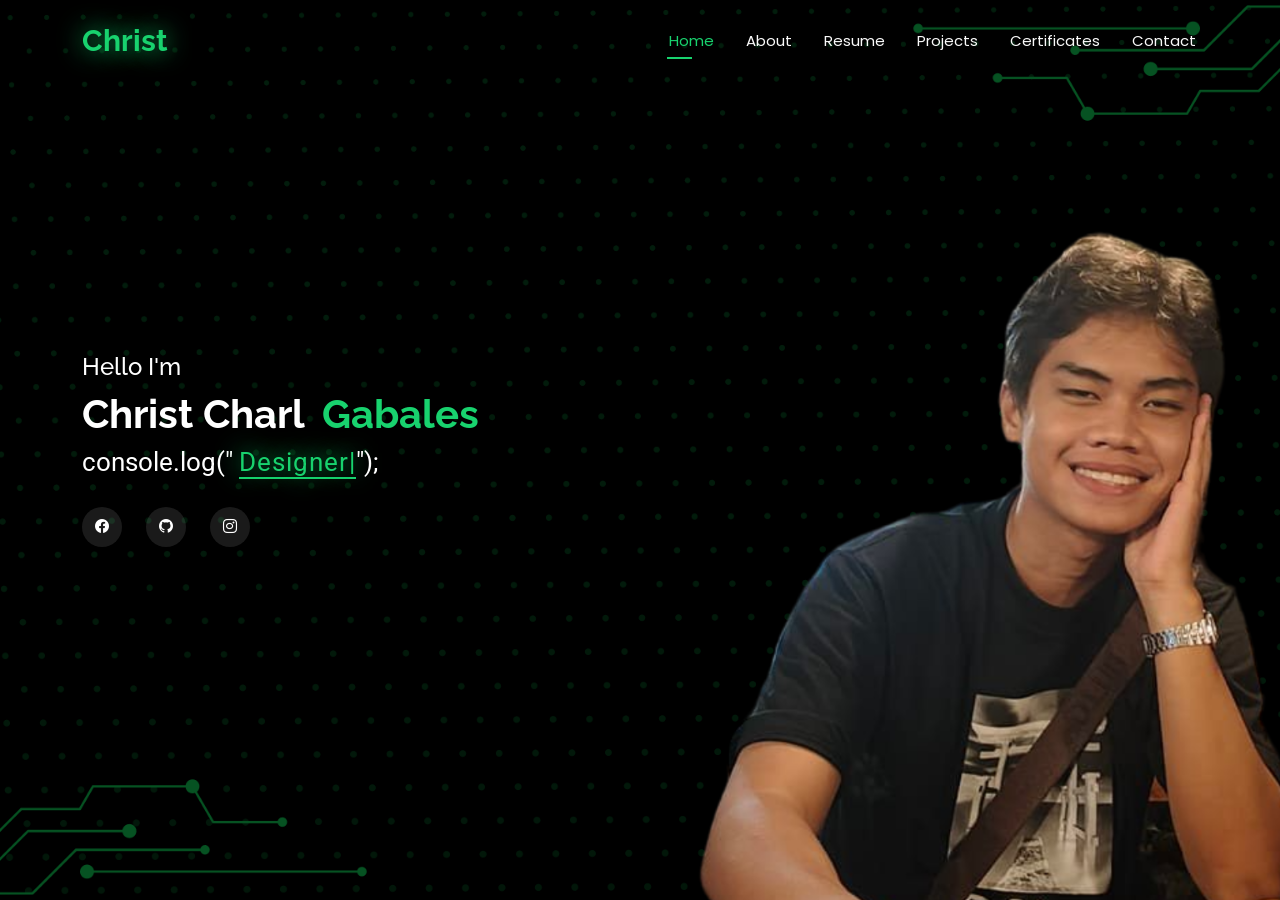
<file: index.html>
<!DOCTYPE html>
<html lang="en">
  <head>
    <meta charset="utf-8" />
    <meta content="width=device-width, initial-scale=1.0" name="viewport" />
    <title>My Portfolio</title>
    <meta name="description" content="" />
    <meta name="keywords" content="" />

    <!-- Favicons -->
    <link href="assets/img/favicon.png" rel="icon" />
    <link href="assets/img/apple-touch-icon.png" rel="apple-touch-icon" />

    <!-- Fonts -->
    <link href="https://fonts.googleapis.com" rel="preconnect" />
    <link href="https://fonts.gstatic.com" rel="preconnect" crossorigin />
    <link
      href="https://fonts.googleapis.com/css2?family=Roboto:ital,wght@0,100;0,300;0,400;0,500;0,700;0,900;1,100;1,300;1,400;1,500;1,700;1,900&family=Poppins:ital,wght@0,100;0,200;0,300;0,400;0,500;0,600;0,700;0,800;0,900;1,100;1,200;1,300;1,400;1,500;1,600;1,700;1,800;1,900&family=Raleway:ital,wght@0,100;0,200;0,300;0,400;0,500;0,600;0,700;0,800;0,900;1,100;1,200;1,300;1,400;1,500;1,600;1,700;1,800;1,900&display=swap"
      rel="stylesheet"
    />

    <!-- Vendor CSS Files -->
    <link
      href="assets/vendor/bootstrap/css/bootstrap.min.css"
      rel="stylesheet"
    />
    <link
      href="assets/vendor/bootstrap-icons/bootstrap-icons.css"
      rel="stylesheet"
    />
    <link href="assets/vendor/aos/aos.css" rel="stylesheet" />
    <link href="assets/vendor/swiper/swiper-bundle.min.css" rel="stylesheet" />
    <link
      href="assets/vendor/glightbox/css/glightbox.min.css"
      rel="stylesheet"
    />

    <!-- Main CSS File -->
    <link href="assets/css/main.css" rel="stylesheet" />

    
  <body class="index-page">
    <header id="header" class="header d-flex align-items-center fixed-top">
      <div
        class="container-fluid container-xl position-relative d-flex align-items-center justify-content-between"
      >
        <a href="index.html" class="logo d-flex align-items-center">
          
          <h1><span>Christ</span></h1>
        </a>

        <nav id="navmenu" class="navmenu">
          <ul>
            <li><a href="index.html" class="active">Home</a></li>
            <li><a href="about.html">About</a></li>
            <li><a href="resume.html">Resume</a></li>
            <li><a href="services.html">Projects</a></li>
            <li><a href="portfolio.html">Certificates</a></li>

            <li><a href="contact.html">Contact</a></li>
          </ul>
          <i class="mobile-nav-toggle d-xl-none bi bi-list"></i>
        </nav>
      </div>
    </header>

    <main class="main">
      <!-- Hero Section -->
      <section id="hero" class="hero section dark-background">
        <img src="assets/img/homebg3.png" alt="" data-aos="fade-in" />

        <div class="container" data-aos="zoom-out" data-aos-delay="100">
          <h4>Hello I'm</h4>
          <h2>Christ Charl <mark>Gabales</mark></h2>
          <p>
            console.log("
            <span
              class="typed"
              data-typed-items="Designer, Developer, Photographer"
            ></span
            >"); <span class="typed-cursor typed-cursor--blink"></span>
          </p>
          <div class="social-links">
            <a href="https://www.facebook.com/dodooooong/"
              ><i class="bi bi-facebook"></i
            ></a>
            <a href="https://github.com/ccqg"><i class="bi bi-github"></i></a>
            <a href="https://www.instagram.com/dooonqs/"
              ><i class="bi bi-instagram"></i
            ></a>
          </div>
        </div>
      </section>
      <!-- /Hero Section -->
    </main>

    <!-- Scroll Top -->
    <a
      href="#"
      id="scroll-top"
      class="scroll-top d-flex align-items-center justify-content-center"
      ><i class="bi bi-arrow-up-short"></i
    ></a>

    <!-- Preloader -->
    <div id="preloaders"></div>

    <!-- Vendor JS Files -->
    <script src="assets/vendor/bootstrap/js/bootstrap.bundle.min.js"></script>
    <script src="assets/vendor/php-email-form/validate.js"></script>
    <script src="assets/vendor/aos/aos.js"></script>
    <script src="assets/vendor/typed.js/typed.umd.js"></script>
    <script src="assets/vendor/purecounter/purecounter_vanilla.js"></script>
    <script src="assets/vendor/waypoints/noframework.waypoints.js"></script>
    <script src="assets/vendor/swiper/swiper-bundle.min.js"></script>
    <script src="assets/vendor/glightbox/js/glightbox.min.js"></script>
    <script src="assets/vendor/imagesloaded/imagesloaded.pkgd.min.js"></script>
    <script src="assets/vendor/isotope-layout/isotope.pkgd.min.js"></script>

    <!-- Main JS File -->
    <script src="assets/js/main.js"></script>
  </body>
</html>
</file>
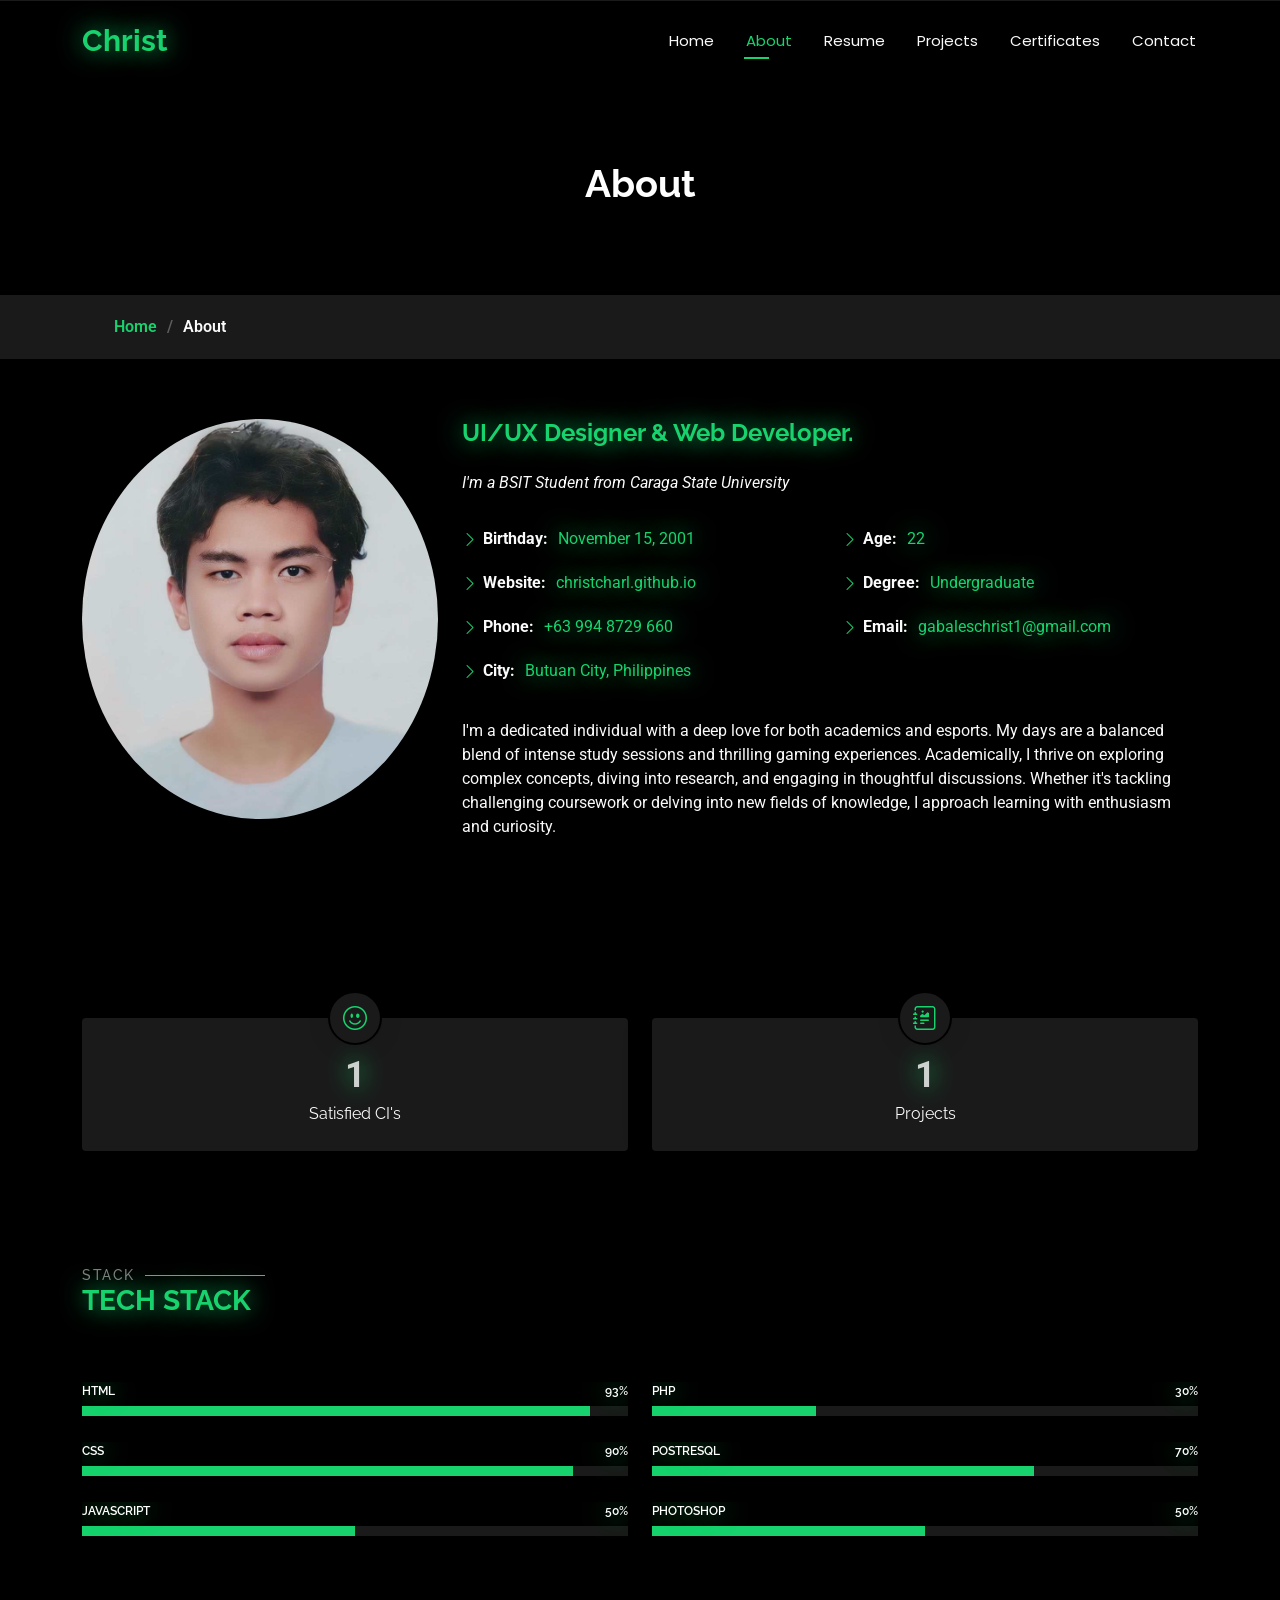
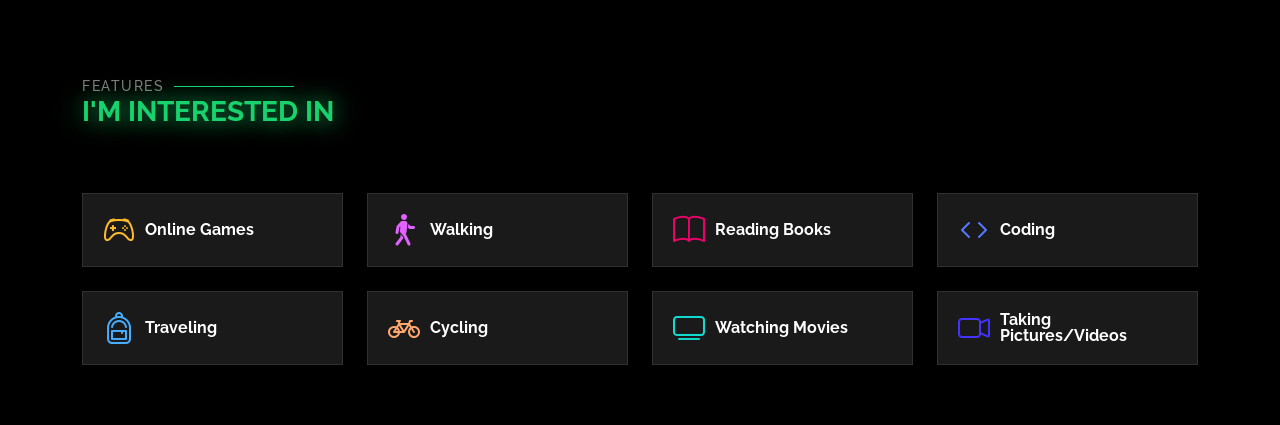
<file: about.html>
<!DOCTYPE html>
<html lang="en">
  <head>
    <meta charset="utf-8" />
    <meta content="width=device-width, initial-scale=1.0" name="viewport" />
    <title>About</title>
    <meta name="description" content="" />
    <meta name="keywords" content="" />

    <!-- Favicons -->
    <link href="assets/img/favicon.png" rel="icon" />
    <link href="assets/img/apple-touch-icon.png" rel="apple-touch-icon" />

    <!-- Fonts -->
    <link href="https://fonts.googleapis.com" rel="preconnect" />
    <link href="https://fonts.gstatic.com" rel="preconnect" crossorigin />
    <link
      href="https://fonts.googleapis.com/css2?family=Roboto:ital,wght@0,100;0,300;0,400;0,500;0,700;0,900;1,100;1,300;1,400;1,500;1,700;1,900&family=Poppins:ital,wght@0,100;0,200;0,300;0,400;0,500;0,600;0,700;0,800;0,900;1,100;1,200;1,300;1,400;1,500;1,600;1,700;1,800;1,900&family=Raleway:ital,wght@0,100;0,200;0,300;0,400;0,500;0,600;0,700;0,800;0,900;1,100;1,200;1,300;1,400;1,500;1,600;1,700;1,800;1,900&display=swap"
      rel="stylesheet"
    />

    <!-- Vendor CSS Files -->
    <link
      href="assets/vendor/bootstrap/css/bootstrap.min.css"
      rel="stylesheet"
    />
    <link
      href="assets/vendor/bootstrap-icons/bootstrap-icons.css"
      rel="stylesheet"
    />
    <link href="assets/vendor/aos/aos.css" rel="stylesheet" />
    <link href="assets/vendor/swiper/swiper-bundle.min.css" rel="stylesheet" />
    <link
      href="assets/vendor/glightbox/css/glightbox.min.css"
      rel="stylesheet"
    />

    <!-- Main CSS File -->
    <link href="assets/css/main.css" rel="stylesheet" />
  </head>

  <body class="about-page">
    <header id="header" class="header d-flex align-items-center fixed-top">
      <div
        class="container-fluid container-xl position-relative d-flex align-items-center justify-content-between"
      >
        <a href="index.html" class="logo d-flex align-items-center">
          <h1><span>Christ</span></h1>
        </a>

        <nav id="navmenu" class="navmenu">
          <ul>
            <li><a href="index.html">Home</a></li>
            <li><a href="about.html" class="active">About</a></li>
            <li><a href="resume.html">Resume</a></li>
            <li><a href="services.html">Projects</a></li>
            <li><a href="portfolio.html">Certificates</a></li>

            <li><a href="contact.html">Contact</a></li>
          </ul>
          <i class="mobile-nav-toggle d-xl-none bi bi-list"></i>
        </nav>
      </div>
    </header>

    <main class="main">
      <!-- Page Title -->
      <div class="page-title" data-aos="fade">
        <div class="heading">
          <div class="container">
            <div class="row d-flex justify-content-center text-center">
              <div class="col-lg-8">
                <h1>About</h1>
              </div>
            </div>
          </div>
        </div>
        <nav class="breadcrumbs">
          <div class="container">
            <ol>
              <li><a href="index.html">Home</a></li>
              <li class="current">About</li>
            </ol>
          </div>
        </nav>
      </div>
      <!-- End Page Title -->

      <!-- About Section -->
      <section id="about" class="about section">
        <div class="container" data-aos="fade-up" data-aos-delay="100">
          <div class="row gy-4 justify-content-center">
            <div class="col-lg-4">
              <img
                src="assets/img/abouts.png"
                class="img-fluid rounded-circle"
                alt=""
              />
            </div>
            <div class="col-lg-8 content">
              <h2><span>UI/UX Designer &amp; Web Developer.</span></h2>
              <p class="fst-italic py-3 justi">
                I'm a BSIT Student from Caraga State University
              </p>
              <div class="row">
                <div class="col-lg-6">
                  <ul>
                    <li>
                      <i class="bi bi-chevron-right"></i>
                      <strong>Birthday:</strong> <span>November 15, 2001</span>
                    </li>
                    <li>
                      <i class="bi bi-chevron-right"></i>
                      <strong>Website:</strong>
                      <span>christcharl.github.io</span>
                    </li>
                    <li>
                      <i class="bi bi-chevron-right"></i>
                      <strong>Phone:</strong> <span>+63 994 8729 660</span>
                    </li>
                    <li>
                      <i class="bi bi-chevron-right"></i>
                      <strong>City:</strong>
                      <span>Butuan City, Philippines</span>
                    </li>
                  </ul>
                </div>
                <div class="col-lg-6">
                  <ul>
                    <li>
                      <i class="bi bi-chevron-right"></i> <strong>Age:</strong>
                      <span>22</span>
                    </li>
                    <li>
                      <i class="bi bi-chevron-right"></i>
                      <strong>Degree:</strong> <span>Undergraduate</span>
                    </li>
                    <li>
                      <i class="bi bi-chevron-right"></i>
                      <strong>Email:</strong>
                      <span>gabaleschrist1@gmail.com</span>
                    </li>
                  </ul>
                </div>
              </div>
              <p class="py-3">
                I'm a dedicated individual with a deep love for both academics
                and esports. My days are a balanced blend of intense study
                sessions and thrilling gaming experiences. Academically, I
                thrive on exploring complex concepts, diving into research, and
                engaging in thoughtful discussions. Whether it's tackling
                challenging coursework or delving into new fields of knowledge,
                I approach learning with enthusiasm and curiosity.
              </p>
            </div>
          </div>
        </div>
      </section>
      <!-- /About Section -->

      <section id="stats" class="stats section">
        <div class="container" data-aos="fade-up" data-aos-delay="100">
          <div class="row gy-4 justify-content-center">
            <div
              class="col-lg-6 col-md-5 d-flex flex-column align-items-center"
            >
              <i class="bi bi-emoji-smile"></i>
              <div class="stats-item">
                <span
                  data-purecounter-start="0"
                  data-purecounter-end="2"
                  data-purecounter-duration="1"
                  class="purecounter"
                ></span>
                <p>Satisfied CI's</p>
              </div>
            </div>
            <!-- End Stats Item -->
            <div
              class="col-lg-6 col-md-5 d-flex flex-column align-items-center"
            >
              <i class="bi bi-journal-richtext"></i>
              <div class="stats-item">
                <span
                  data-purecounter-start="0"
                  data-purecounter-end="2"
                  data-purecounter-duration="1"
                  class="purecounter"
                ></span>
                <p>Projects</p>
              </div>
            </div>
            <!-- End Stats Item -->
          </div>
        </div>
      </section>

      <!-- Skills Section -->
      <section id="skills" class="skills section">
        <!-- Section Title -->
        <div class="container section-title" data-aos="fade-up">
          <h2>Stack</h2>
          <div>
            <span>Tech</span> <span class="description-title">Stack</span>
          </div>
        </div>
        <!-- End Section Title -->

        <div class="container" data-aos="fade-up" data-aos-delay="100">
          <div class="row skills-content skills-animation">
            <div class="col-lg-6">
              <div class="progress">
                <span class="skill">HTML <i class="val">93%</i></span>
                <div class="progress-bar-wrap">
                  <div
                    class="progress-bar"
                    role="progressbar"
                    aria-valuenow="93"
                    aria-valuemin="0"
                    aria-valuemax="100"
                  ></div>
                </div>
              </div>
              <!-- End Skills Item -->

              <div class="progress">
                <span class="skill">CSS <i class="val">90%</i></span>
                <div class="progress-bar-wrap">
                  <div
                    class="progress-bar"
                    role="progressbar"
                    aria-valuenow="90"
                    aria-valuemin="0"
                    aria-valuemax="100"
                  ></div>
                </div>
              </div>
              <!-- End Skills Item -->

              <div class="progress">
                <span class="skill">JavaScript <i class="val">50%</i></span>
                <div class="progress-bar-wrap">
                  <div
                    class="progress-bar"
                    role="progressbar"
                    aria-valuenow="50"
                    aria-valuemin="0"
                    aria-valuemax="100"
                  ></div>
                </div>
              </div>
              <!-- End Skills Item -->
            </div>

            <div class="col-lg-6">
              <div class="progress">
                <span class="skill">PHP<i class="val">30%</i></span>
                <div class="progress-bar-wrap">
                  <div
                    class="progress-bar"
                    role="progressbar"
                    aria-valuenow="30"
                    aria-valuemin="0"
                    aria-valuemax="100"
                  ></div>
                </div>
              </div>
              <!-- End Skills Item -->

              <div class="progress">
                <span class="skill">POSTRESQL <i class="val">70%</i></span>
                <div class="progress-bar-wrap">
                  <div
                    class="progress-bar"
                    role="progressbar"
                    aria-valuenow="70"
                    aria-valuemin="0"
                    aria-valuemax="100"
                  ></div>
                </div>
              </div>
              <!-- End Skills Item -->

              <div class="progress">
                <span class="skill">Photoshop <i class="val">50%</i></span>
                <div class="progress-bar-wrap">
                  <div
                    class="progress-bar"
                    role="progressbar"
                    aria-valuenow="50"
                    aria-valuemin="0"
                    aria-valuemax="100"
                  ></div>
                </div>
              </div>
              <!-- End Skills Item -->
            </div>
          </div>
        </div>
      </section>
      <!-- /Skills Section -->

      <!-- Interests Section -->
      <section id="interests" class="interests section">
        <!-- Section Title -->
        <div class="container section-title" data-aos="fade-up">
          <h2>Features</h2>
          <div>
            <span>I'm</span>
            <span class="description-title">interested in</span>
          </div>
        </div>
        <!-- End Section Title -->

        <div class="container">
          <div class="row gy-4">
            <div
              class="col-lg-3 col-md-4"
              data-aos="fade-up"
              data-aos-delay="100"
            >
              <div class="features-item">
                <i class="bi bi-controller" style="color: #ffbb2c"></i>
                <h3><a href="" class="stretched-link">Online Games</a></h3>
              </div>
            </div>
            <!-- End Feature Item -->

            <div
              class="col-lg-3 col-md-4"
              data-aos="fade-up"
              data-aos-delay="200"
            >
              <div class="features-item">
                <i class="bi bi-person-walking" style="color: #e361ff"></i>
                <h3><a href="" class="stretched-link">Walking</a></h3>
              </div>
            </div>
            <!-- End Feature Item -->

            <div
              class="col-lg-3 col-md-4"
              data-aos="fade-up"
              data-aos-delay="300"
            >
              <div class="features-item">
                <i class="bi bi-book" style="color: #e80368"></i>
                <h3><a href="" class="stretched-link">Reading Books</a></h3>
              </div>
            </div>
            <!-- End Feature Item -->

            <div
              class="col-lg-3 col-md-4"
              data-aos="fade-up"
              data-aos-delay="400"
            >
              <div class="features-item">
                <i class="bi bi-code" style="color: #5578ff"></i>
                <h3><a href="" class="stretched-link">Coding</a></h3>
              </div>
            </div>
            <!-- End Feature Item -->

            <div
              class="col-lg-3 col-md-4"
              data-aos="fade-up"
              data-aos-delay="500"
            >
              <div class="features-item">
                <i class="bi bi-backpack" style="color: #47aeff"></i>
                <h3><a href="" class="stretched-link">Traveling</a></h3>
              </div>
            </div>
            <!-- End Feature Item -->

            <div
              class="col-lg-3 col-md-4"
              data-aos="fade-up"
              data-aos-delay="600"
            >
              <div class="features-item">
                <i class="bi bi-bicycle" style="color: #ffa76e"></i>
                <h3><a href="" class="stretched-link">Cycling</a></h3>
              </div>
            </div>
            <!-- End Feature Item -->

            <div
              class="col-lg-3 col-md-4"
              data-aos="fade-up"
              data-aos-delay="700"
            >
              <div class="features-item">
                <i class="bi bi-tv" style="color: #11dbcf"></i>
                <h3><a href="" class="stretched-link">Watching Movies</a></h3>
              </div>
            </div>
            <!-- End Feature Item -->

            <div
              class="col-lg-3 col-md-4"
              data-aos="fade-up"
              data-aos-delay="800"
            >
              <div class="features-item">
                <i class="bi bi-camera-video" style="color: #4233ff"></i>
                <h3>
                  <a href="" class="stretched-link">Taking Pictures/Videos</a>
                </h3>
              </div>
            </div>
            <!-- End Feature Item -->
          </div>
        </div>
      </section>
      <!-- /Interests Section -->
    </main>

    <!-- Scroll Top -->
    <a
      href="#"
      id="scroll-top"
      class="scroll-top d-flex align-items-center justify-content-center"
      ><i class="bi bi-arrow-up-short"></i
    ></a>

    <!-- Preloader -->
    <div id="preloader"></div>

    <!-- Vendor JS Files -->
    <script src="assets/vendor/bootstrap/js/bootstrap.bundle.min.js"></script>
    <script src="assets/vendor/php-email-form/validate.js"></script>
    <script src="assets/vendor/aos/aos.js"></script>
    <script src="assets/vendor/typed.js/typed.umd.js"></script>
    <script src="assets/vendor/purecounter/purecounter_vanilla.js"></script>
    <script src="assets/vendor/waypoints/noframework.waypoints.js"></script>
    <script src="assets/vendor/swiper/swiper-bundle.min.js"></script>
    <script src="assets/vendor/glightbox/js/glightbox.min.js"></script>
    <script src="assets/vendor/imagesloaded/imagesloaded.pkgd.min.js"></script>
    <script src="assets/vendor/isotope-layout/isotope.pkgd.min.js"></script>

    <!-- Main JS File -->
    <script src="assets/js/main.js"></script>
  </body>
</html>
</file>
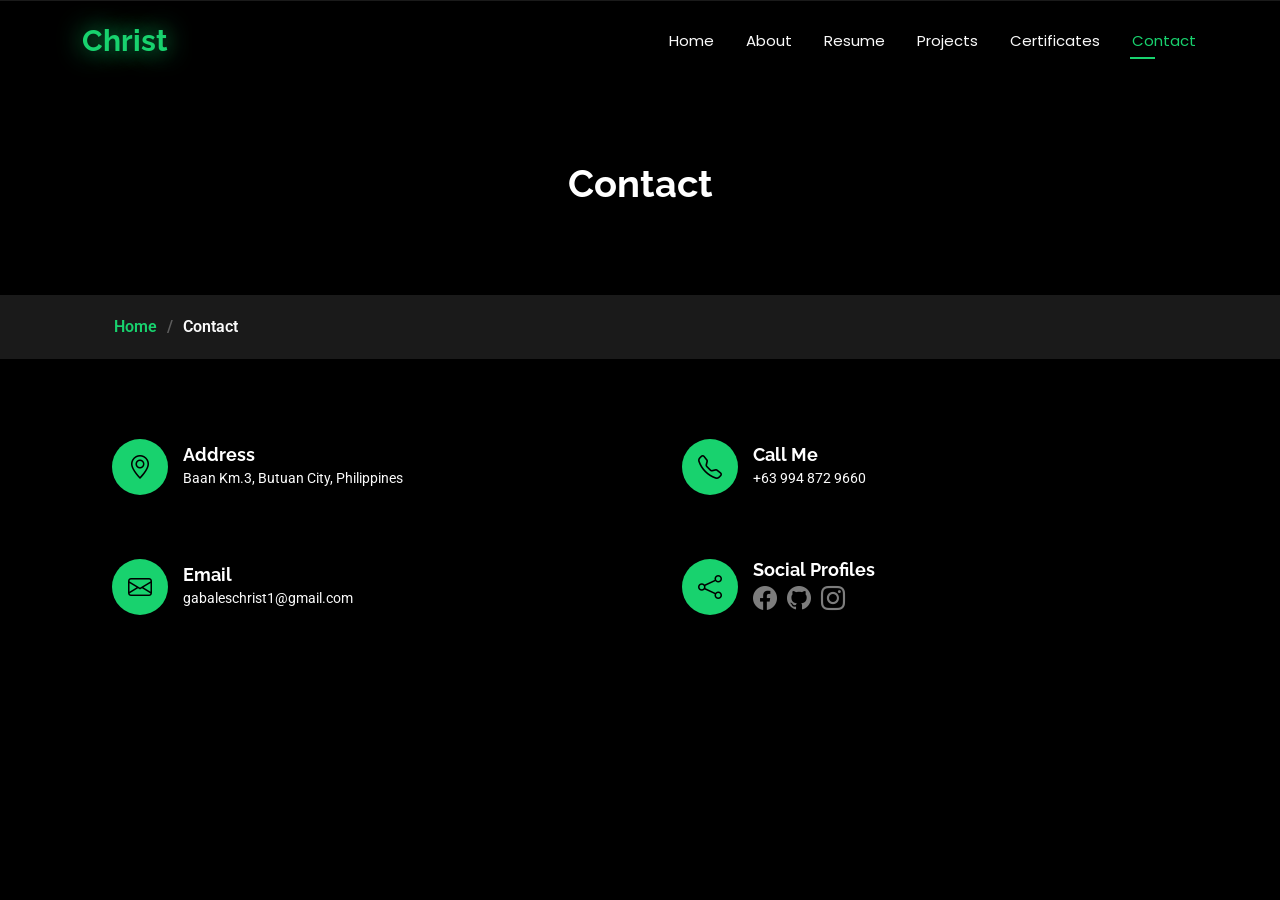
<file: contact.html>
<!DOCTYPE html>
<html lang="en">
  <head>
    <meta charset="utf-8" />
    <meta content="width=device-width, initial-scale=1.0" name="viewport" />
    <title>Contact</title>
    <meta name="description" content="" />
    <meta name="keywords" content="" />

    <!-- Favicons -->
    <link href="assets/img/favicon.png" rel="icon" />
    <link href="assets/img/apple-touch-icon.png" rel="apple-touch-icon" />

    <!-- Fonts -->
    <link href="https://fonts.googleapis.com" rel="preconnect" />
    <link href="https://fonts.gstatic.com" rel="preconnect" crossorigin />
    <link
      href="https://fonts.googleapis.com/css2?family=Roboto:ital,wght@0,100;0,300;0,400;0,500;0,700;0,900;1,100;1,300;1,400;1,500;1,700;1,900&family=Poppins:ital,wght@0,100;0,200;0,300;0,400;0,500;0,600;0,700;0,800;0,900;1,100;1,200;1,300;1,400;1,500;1,600;1,700;1,800;1,900&family=Raleway:ital,wght@0,100;0,200;0,300;0,400;0,500;0,600;0,700;0,800;0,900;1,100;1,200;1,300;1,400;1,500;1,600;1,700;1,800;1,900&display=swap"
      rel="stylesheet"
    />

    <!-- Vendor CSS Files -->
    <link
      href="assets/vendor/bootstrap/css/bootstrap.min.css"
      rel="stylesheet"
    />
    <link
      href="assets/vendor/bootstrap-icons/bootstrap-icons.css"
      rel="stylesheet"
    />
    <link href="assets/vendor/aos/aos.css" rel="stylesheet" />
    <link href="assets/vendor/swiper/swiper-bundle.min.css" rel="stylesheet" />
    <link
      href="assets/vendor/glightbox/css/glightbox.min.css"
      rel="stylesheet"
    />

    <!-- Main CSS File -->
    <link href="assets/css/main.css" rel="stylesheet" />
  </head>

  <body class="contact-page">
    <header id="header" class="header d-flex align-items-center fixed-top">
      <div
        class="container-fluid container-xl position-relative d-flex align-items-center justify-content-between"
      >
        <a href="index.html" class="logo d-flex align-items-center">
          <h1><span>Christ</span></h1>
        </a>

        <nav id="navmenu" class="navmenu">
          <ul>
            <li><a href="index.html">Home</a></li>
            <li><a href="about.html">About</a></li>
            <li><a href="resume.html">Resume</a></li>
            <li><a href="services.html">Projects</a></li>
            <li><a href="portfolio.html">Certificates</a></li>

            <li><a href="contact.html" class="active">Contact</a></li>
          </ul>
          <i class="mobile-nav-toggle d-xl-none bi bi-list"></i>
        </nav>
      </div>
    </header>

    <main class="main">
      <!-- Page Title -->
      <div class="page-title" data-aos="fade">
        <div class="heading">
          <div class="container">
            <div class="row d-flex justify-content-center text-center">
              <div class="col-lg-8">
                <h1>Contact</h1>
              </div>
            </div>
          </div>
        </div>
        <nav class="breadcrumbs">
          <div class="container">
            <ol>
              <li><a href="index.html">Home</a></li>
              <li class="current">Contact</li>
            </ol>
          </div>
        </nav>
      </div>
      <!-- End Page Title -->

      <!-- Contact Section -->
      <section id="contact" class="contact section">
        <div class="container" data-aos="fade-up" data-aos-delay="100">
          <div class="row gy-4">
            <div class="col-md-6">
              <div
                class="info-item d-flex align-items-center"
                data-aos="fade-up"
                data-aos-delay="200"
              >
                <i class="icon bi bi-geo-alt flex-shrink-0"></i>
                <div>
                  <h3>Address</h3>
                  <p>Baan Km.3, Butuan City, Philippines</p>
                </div>
              </div>
            </div>
            <!-- End Info Item -->

            <div class="col-md-6">
              <div
                class="info-item d-flex align-items-center"
                data-aos="fade-up"
                data-aos-delay="300"
              >
                <i class="icon bi bi-telephone flex-shrink-0"></i>
                <div>
                  <h3>Call Me</h3>
                  <p>+63 994 872 9660</p>
                </div>
              </div>
            </div>
            <!-- End Info Item -->

            <div class="col-md-6">
              <div
                class="info-item d-flex align-items-center"
                data-aos="fade-up"
                data-aos-delay="400"
              >
                <i class="icon bi bi-envelope flex-shrink-0"></i>
                <div>
                  <h3>Email</h3>
                  <p>gabaleschrist1@gmail.com</p>
                </div>
              </div>
            </div>
            <!-- End Info Item -->

            <div class="col-md-6">
              <div
                class="info-item d-flex align-items-center"
                data-aos="fade-up"
                data-aos-delay="500"
              >
                <i class="icon bi bi-share flex-shrink-0"></i>
                <div>
                  <h3>Social Profiles</h3>
                  <div class="social-links">
                    <a href="https://www.facebook.com/dodooooong/"
                      ><i class="bi bi-facebook"></i
                    ></a>
                    <a href="https://github.com/ccqg"
                      ><i class="bi bi-github"></i
                    ></a>
                    <a href="https://www.instagram.com/dooonqs/"
                      ><i class="bi bi-instagram"></i
                    ></a>
                  </div>
                </div>
              </div>
            </div>
            <!-- End Info Item -->
          </div>

          <!-- <form -->
          <!-- action="forms/contact.php" -->
          <!-- method="post" -->
          <!-- class="php-email-form" -->
          <!-- data-aos="fade-up" -->
          <!-- data-aos-delay="600" -->
          <!-- > -->
          <!-- <div class="row gy-4"> -->
          <!-- <div class="col-md-6"> -->
          <!-- <input -->
          <!-- type="text" -->
          <!-- name="name" -->
          <!-- class="form-control" -->
          <!-- placeholder="Your Name" -->
          <!-- required="" -->
          <!-- /> -->
          <!-- </div> -->
          <!--  -->
          <!-- <div class="col-md-6"> -->
          <!-- <input -->
          <!-- type="email" -->
          <!-- class="form-control" -->
          <!-- name="email" -->
          <!-- placeholder="Your Email" -->
          <!-- required="" -->
          <!-- /> -->
          <!-- </div> -->
          <!--  -->
          <!-- <div class="col-md-12"> -->
          <!-- <input -->
          <!-- type="text" -->
          <!-- class="form-control" -->
          <!-- name="subject" -->
          <!-- placeholder="Subject" -->
          <!-- required="" -->
          <!-- /> -->
          <!-- </div> -->
          <!--  -->
          <!-- <div class="col-md-12"> -->
          <!-- <textarea -->
          <!-- class="form-control" -->
          <!-- name="message" -->
          <!-- rows="6" -->
          <!-- placeholder="Message" -->
          <!-- required="" -->
          <!-- ></textarea> -->
          <!-- </div> -->
          <!--  -->
          <!-- <div class="col-md-12 text-center"> -->
          <!-- <div class="loading">Loading</div> -->
          <!-- <div class="error-message"></div> -->
          <!-- <div class="sent-message"> -->
          <!-- Your message has been sent. Thank you! -->
          <!-- </div> -->
          <!--  -->
          <!-- <button type="submit">Send Message</button> -->
          <!-- </div> -->
          <!-- </div> -->
          <!-- </form> -->
          <!-- End Contact Form -->
        </div>
      </section>
      <!-- /Contact Section -->
    </main>

    <!-- Scroll Top -->
    <a
      href="#"
      id="scroll-top"
      class="scroll-top d-flex align-items-center justify-content-center"
      ><i class="bi bi-arrow-up-short"></i
    ></a>

    <!-- Preloader -->
    <div id="preloader"></div>

    <!-- Vendor JS Files -->
    <script src="assets/vendor/bootstrap/js/bootstrap.bundle.min.js"></script>
    <script src="assets/vendor/php-email-form/validate.js"></script>
    <script src="assets/vendor/aos/aos.js"></script>
    <script src="assets/vendor/typed.js/typed.umd.js"></script>
    <script src="assets/vendor/purecounter/purecounter_vanilla.js"></script>
    <script src="assets/vendor/waypoints/noframework.waypoints.js"></script>
    <script src="assets/vendor/swiper/swiper-bundle.min.js"></script>
    <script src="assets/vendor/glightbox/js/glightbox.min.js"></script>
    <script src="assets/vendor/imagesloaded/imagesloaded.pkgd.min.js"></script>
    <script src="assets/vendor/isotope-layout/isotope.pkgd.min.js"></script>

    <!-- Main JS File -->
    <script src="assets/js/main.js"></script>
  </body>
</html>
</file>
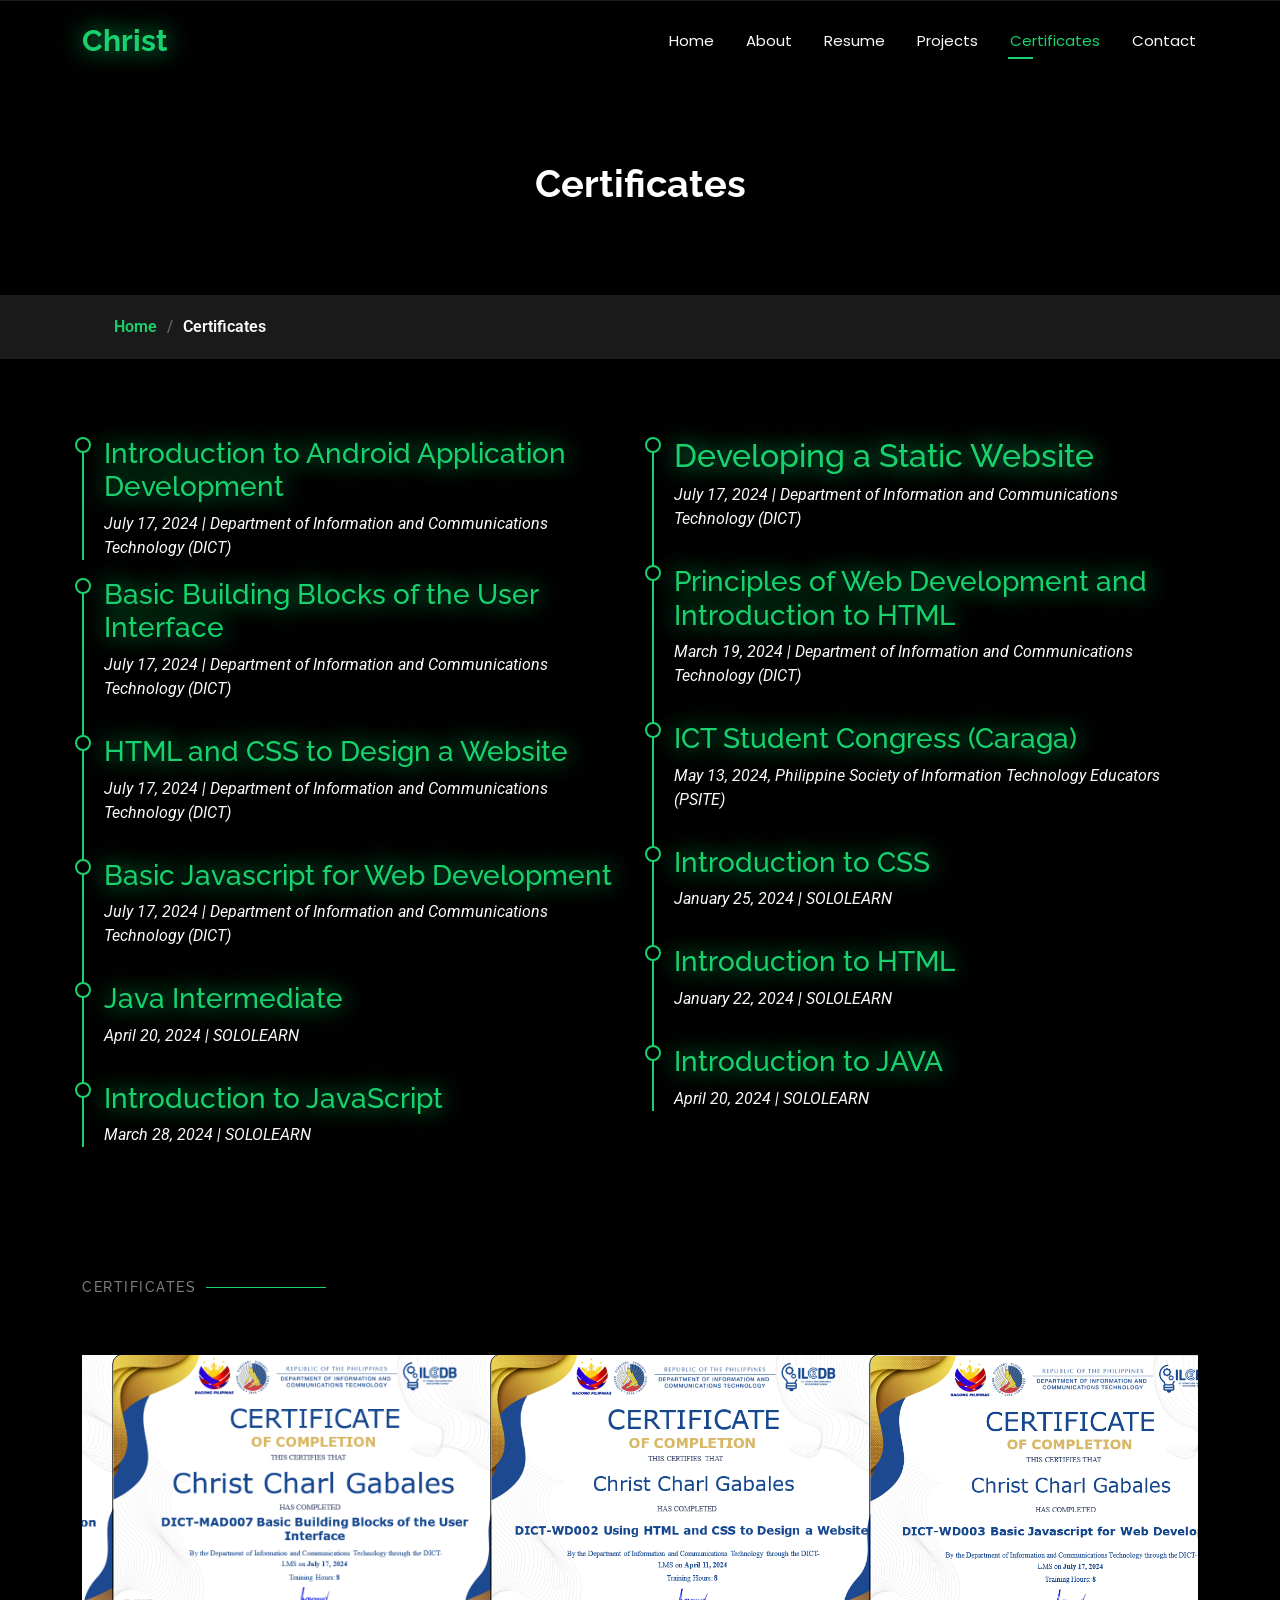
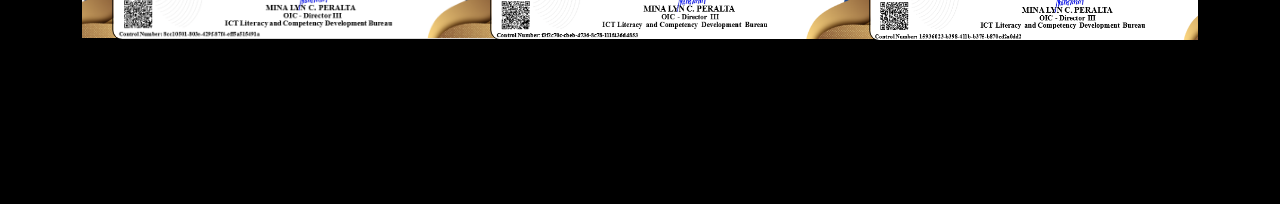
<file: portfolio.html>
<!DOCTYPE html>
<html lang="en">
  <head>
    <meta charset="utf-8" />
    <meta content="width=device-width, initial-scale=1.0" name="viewport" />
    <title>Certificates</title>
    <meta name="description" content="" />
    <meta name="keywords" content="" />

    <!-- Favicons -->
    <link href="assets/img/favicon.png" rel="icon" />
    <link href="assets/img/apple-touch-icon.png" rel="apple-touch-icon" />

    <!-- Fonts -->
    <link href="https://fonts.googleapis.com" rel="preconnect" />
    <link href="https://fonts.gstatic.com" rel="preconnect" crossorigin />
    <link
      href="https://fonts.googleapis.com/css2?family=Roboto:ital,wght@0,100;0,300;0,400;0,500;0,700;0,900;1,100;1,300;1,400;1,500;1,700;1,900&family=Poppins:ital,wght@0,100;0,200;0,300;0,400;0,500;0,600;0,700;0,800;0,900;1,100;1,200;1,300;1,400;1,500;1,600;1,700;1,800;1,900&family=Raleway:ital,wght@0,100;0,200;0,300;0,400;0,500;0,600;0,700;0,800;0,900;1,100;1,200;1,300;1,400;1,500;1,600;1,700;1,800;1,900&display=swap"
      rel="stylesheet"
    />

    <!-- Vendor CSS Files -->
    <link
      href="assets/vendor/bootstrap/css/bootstrap.min.css"
      rel="stylesheet"
    />
    <link
      href="assets/vendor/bootstrap-icons/bootstrap-icons.css"
      rel="stylesheet"
    />
    <link href="assets/vendor/aos/aos.css" rel="stylesheet" />
    <link href="assets/vendor/swiper/swiper-bundle.min.css" rel="stylesheet" />
    <link
      href="assets/vendor/glightbox/css/glightbox.min.css"
      rel="stylesheet"
    />

    <!-- Main CSS File -->
    <link href="assets/css/main.css" rel="stylesheet" />
  </head>

  <body class="resume-page">
    <header id="header" class="header d-flex align-items-center fixed-top">
      <div
        class="container-fluid container-xl position-relative d-flex align-items-center justify-content-between"
      >
        <a href="index.html" class="logo d-flex align-items-center">
          <h1><span>Christ</span></h1>
        </a>

        <nav id="navmenu" class="navmenu">
          <ul>
            <li><a href="index.html">Home</a></li>
            <li><a href="about.html">About</a></li>
            <li><a href="resume.html">Resume</a></li>
            <li><a href="services.html">Projects</a></li>
            <li><a href="portfolio.html" class="active">Certificates</a></li>

            <li><a href="contact.html">Contact</a></li>
          </ul>
          <i class="mobile-nav-toggle d-xl-none bi bi-list"></i>
        </nav>
      </div>
    </header>

    <main class="main">
      <!-- Page Title -->
      <div class="page-title" data-aos="fade">
        <div class="heading">
          <div class="container">
            <div class="row d-flex justify-content-center text-center">
              <div class="col-lg-8">
                <h1>Certificates</h1>
              </div>
            </div>
          </div>
        </div>
        <nav class="breadcrumbs">
          <div class="container">
            <ol>
              <li><a href="index.html">Home</a></li>
              <li class="current">Certificates</li>
            </ol>
          </div>
        </nav>
      </div>
      <!-- End Page Title -->

      <!-- Resume Section -->
      <section id="resume" class="resume section">
        <div class="container">
          <div class="row">
            <div class="col-lg-6" data-aos="fade-up" data-aos-delay="100">
              <h3 class="resume-title"></h3>

              <div class="resume-item pb-0">
                <h3>
                  <span>Introduction to Android Application Development</span>
                </h3>
                <p>
                  <em
                    >July 17, 2024 | Department of Information and
                    Communications Technology (DICT)</em
                  >
                </p>
              </div>
              <!-- End Resume Item -->

              <h3 class="resume-title"></h3>
              <div class="resume-item">
                <h3>
                  <span>Basic Building Blocks of the User Interface</span>
                </h3>

                <p>
                  <em
                    >July 17, 2024 | Department of Information and
                    Communications Technology (DICT)</em
                  >
                </p>
              </div>
              <!-- End Resume Item -->

              <div class="resume-item">
                <h3><span>HTML and CSS to Design a Website</span></h3>

                <p>
                  <em
                    >July 17, 2024 | Department of Information and
                    Communications Technology (DICT)</em
                  >
                </p>
              </div>
              <div class="resume-item">
                <h3><span>Basic Javascript for Web Development</span></h3>

                <p>
                  <em
                    >July 17, 2024 | Department of Information and
                    Communications Technology (DICT)</em
                  >
                </p>
              </div>
              <div class="resume-item">
                <h3><span>Java Intermediate</span></h3>

                <p>
                  <em>April 20, 2024 | SOLOLEARN</em>
                </p>
              </div>
              <div class="resume-item">
                <h3><span>Introduction to JavaScript</span></h3>

                <p>
                  <em>March 28, 2024 | SOLOLEARN</em>
                </p>
              </div>
              <!-- End Resume Item -->
            </div>

            <div class="col-lg-6" data-aos="fade-up" data-aos-delay="200">
              <h3 class="resume-title"></h3>
              <div class="resume-item">
                <h2><span>Developing a Static Website</span></h2>

                <p>
                  <em
                    >July 17, 2024 | Department of Information and
                    Communications Technology (DICT)</em
                  >
                </p>
              </div>
              <!-- Edn Resume Item -->

              <div class="resume-item">
                <h3>
                  <span
                    >Principles of Web Development and Introduction to
                    HTML</span
                  >
                </h3>
                <p>
                  <em
                    >March 19, 2024 | Department of Information and
                    Communications Technology (DICT)
                  </em>
                </p>
              </div>

              <div class="resume-item">
                <h3><span>ICT Student Congress (Caraga)</span></h3>

                <p>
                  <em
                    >May 13, 2024, Philippine Society of Information Technology
                    Educators (PSITE)</em
                  >
                </p>
                <ul></ul>
              </div>
              <!-- Edn Resume Item -->

              <div class="resume-item">
                <h3><span>Introduction to CSS</span></h3>
                <p>
                  <em>January 25, 2024 | SOLOLEARN</em>
                </p>
              </div>
              <div class="resume-item">
                <h3><span>Introduction to HTML</span></h3>
                <p>
                  <em>January 22, 2024 | SOLOLEARN</em>
                </p>
              </div>
              <div class="resume-item">
                <h3><span>Introduction to JAVA</span></h3>
                <p>
                  <em>April 20, 2024 | SOLOLEARN</em>
                </p>
              </div>
              <!-- Edn Resume Item -->
            </div>
          </div>
        </div>
      </section>
      <!-- /Resume Section -->
    </main>
    <!-- Testimonials Section -->
    <section id="testimonials" class="testimonials section">
      <!-- Section Title -->
      <div class="container section-title" data-aos="fade-up">
        <h2>CERTIFICATES</h2>
        <div></div>
      </div>
      <!-- End Section Title -->

      <div class="container" data-aos="fade-up" data-aos-delay="100">
        <div
          class="swiper init-swiper"
          data-speed="600"
          data-delay="1000"
          data-breakpoints='{ "320": { "slidesPerView": 1, "spaceBetween": 40 }, "1200": { "slidesPerView": 3, "spaceBetween": 40 } }'
        >
          <script type="application/json" class="swiper-config">
            {
              "loop": true,
              "speed": 600,
              "autoplay": {
                "delay": 1000
              },
              "slidesPerView": "auto",
              "pagination": {
                "el": ".swiper-pagination",
                "type": "bullets",
                "clickable": true
              },
              "breakpoints": {
                "320": {
                  "slidesPerView": 1,
                  "spaceBetween": 40
                },
                "1200": {
                  "slidesPerView": 3,
                  "spaceBetween": 20
                }
              }
            }
          </script>
          <br /><br /><br />
          <div class="swiper-wrapper">
            <div class="swiper-slide">
              <div class="testimonial-item">
                <img
                  src="assets/img/testimonials/Android Application.png"
                  class="testimonial-img"
                  alt=""
                />
              </div>
            </div>
            <!-- End testimonial item -->

            <div class="swiper-slide">
              <div class="testimonial-item">
                <img
                  src="assets/img/testimonials/Building Blocks UI.png"
                  class="testimonial-img"
                  alt=""
                />
              </div>
            </div>
            <!-- End testimonial item -->

            <div class="swiper-slide">
              <div class="testimonial-item">
                <img
                  src="assets/img/testimonials/HtmlCSS.png"
                  class="testimonial-img"
                  alt=""
                />
              </div>
            </div>
            <!-- End testimonial item -->

            <div class="swiper-slide">
              <div class="testimonial-item">
                <img
                  src="assets/img/testimonials/JavaWebDev.png"
                  class="testimonial-img"
                  alt=""
                />
              </div>
            </div>
            <!-- End testimonial item -->

            <div class="swiper-slide">
              <div class="testimonial-item">
                <img
                  src="assets/img/testimonials/StaticWeb.png"
                  class="testimonial-img"
                  alt=""
                />
              </div>
            </div>
            <div class="swiper-slide">
              <div class="testimonial-item">
                <img
                  src="assets/img/testimonials/Web Dev HTML Intro.png"
                  class="testimonial-img"
                  alt=""
                />
              </div>
            </div>
            <div class="swiper-slide">
              <div class="testimonial-item">
                <img
                  src="assets/img/testimonials/PSITECert.png"
                  class="testimonial-img"
                  alt=""
                />
              </div>
            </div>
            <div class="swiper-slide">
              <div class="testimonial-item">
                <img
                  src="assets/img/testimonials/Html.png"
                  class="testimonial-img"
                  alt=""
                />
              </div>
            </div>
            <div class="swiper-slide">
              <div class="testimonial-item">
                <img
                  src="assets/img/testimonials/Css.png"
                  class="testimonial-img"
                  alt=""
                />
              </div>
            </div>
            <div class="swiper-slide">
              <div class="testimonial-item">
                <img
                  src="assets/img/testimonials/JavaIntro.png"
                  class="testimonial-img"
                  alt=""
                />
              </div>
            </div>
            <div class="swiper-slide">
              <div class="testimonial-item">
                <img
                  src="assets/img/testimonials/JavaIntermediate.png"
                  class="testimonial-img"
                  alt=""
                />
              </div>
            </div>
            <div class="swiper-slide">
              <div class="testimonial-item">
                <img
                  src="assets/img/testimonials/JavaScript.png"
                  class="testimonial-img"
                  alt=""
                />
              </div>
            </div>
            <!-- End testimonial item -->
          </div>
          <!--  <div class="swiper-pagination"></div> -->
        </div>
      </div>
    </section>
    <!-- /Testimonials Section -->

    <!-- Scroll Top -->
    <a
      href="#"
      id="scroll-top"
      class="scroll-top d-flex align-items-center justify-content-center"
      ><i class="bi bi-arrow-up-short"></i
    ></a>

    <!-- Preloader -->
    <div id="preloader"></div>

    <!-- Vendor JS Files -->
    <script src="assets/vendor/bootstrap/js/bootstrap.bundle.min.js"></script>
    <script src="assets/vendor/php-email-form/validate.js"></script>
    <script src="assets/vendor/aos/aos.js"></script>
    <script src="assets/vendor/typed.js/typed.umd.js"></script>
    <script src="assets/vendor/purecounter/purecounter_vanilla.js"></script>
    <script src="assets/vendor/waypoints/noframework.waypoints.js"></script>
    <script src="assets/vendor/swiper/swiper-bundle.min.js"></script>
    <script src="assets/vendor/glightbox/js/glightbox.min.js"></script>
    <script src="assets/vendor/imagesloaded/imagesloaded.pkgd.min.js"></script>
    <script src="assets/vendor/isotope-layout/isotope.pkgd.min.js"></script>

    <!-- Main JS File -->
    <script src="assets/js/main.js"></script>
  </body>
</html>
</file>
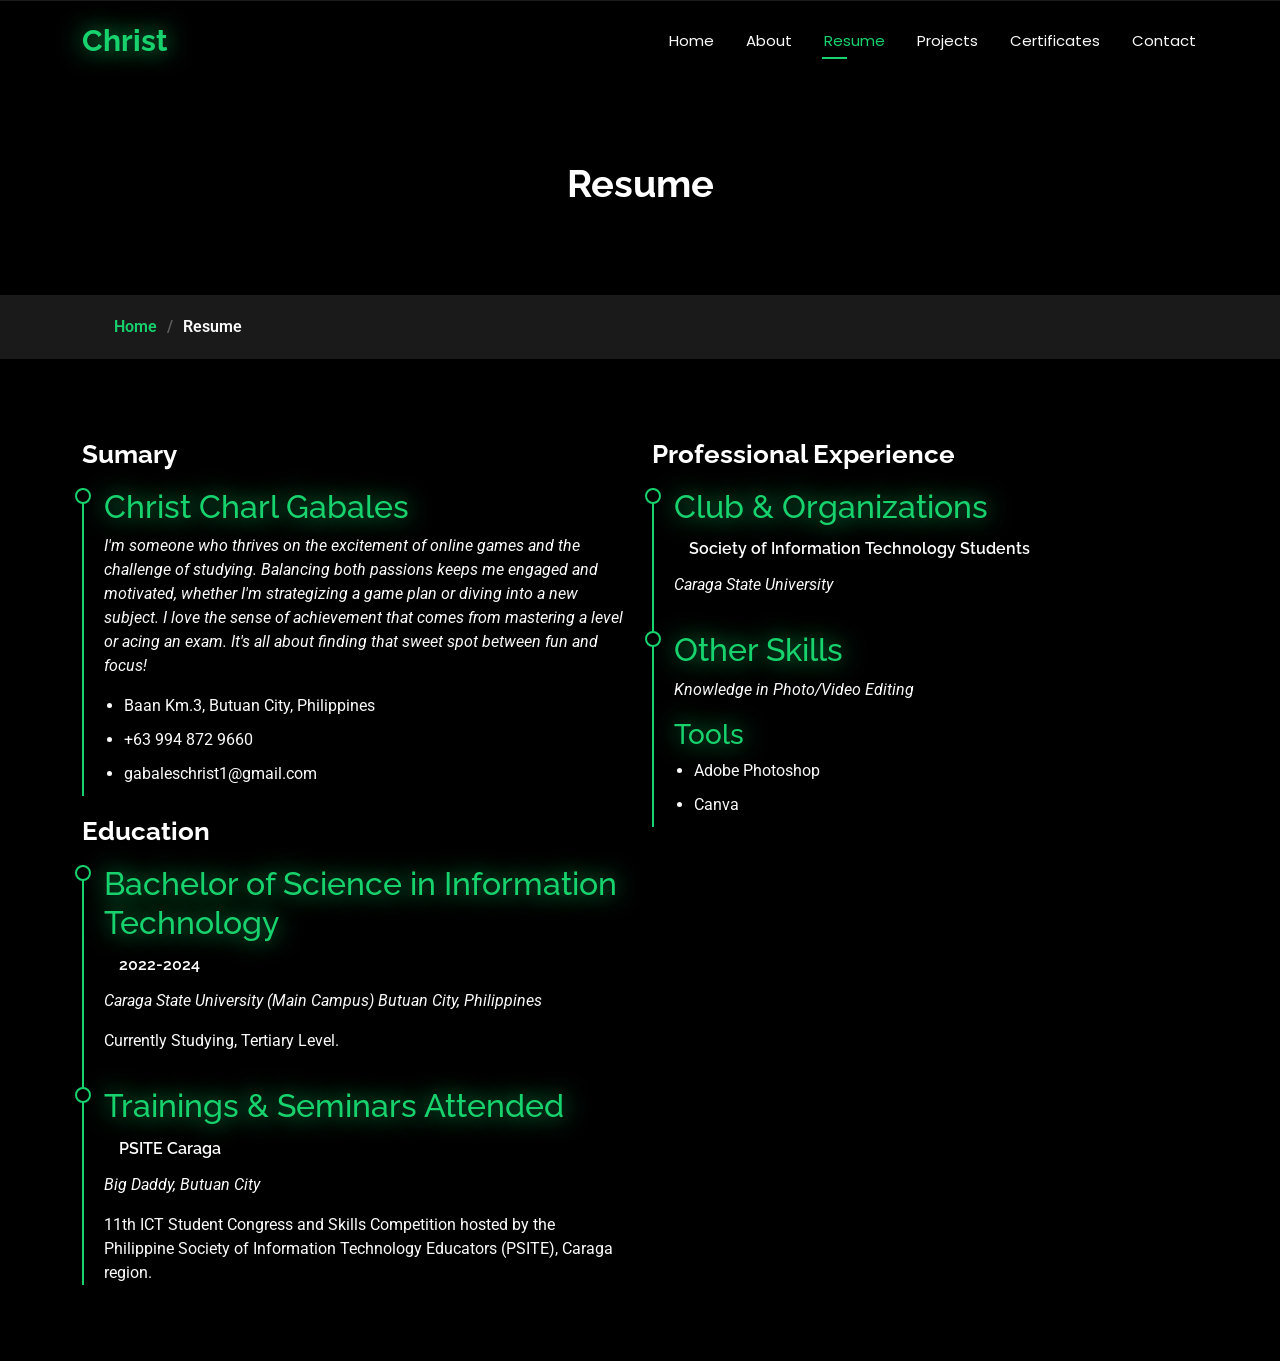
<file: resume.html>
<!DOCTYPE html>
<html lang="en">
  <head>
    <meta charset="utf-8" />
    <meta content="width=device-width, initial-scale=1.0" name="viewport" />
    <title>Resume</title>
    <meta name="description" content="" />
    <meta name="keywords" content="" />

    <!-- Favicons -->
    <link href="assets/img/favicon.png" rel="icon" />
    <link href="assets/img/apple-touch-icon.png" rel="apple-touch-icon" />

    <!-- Fonts -->
    <link href="https://fonts.googleapis.com" rel="preconnect" />
    <link href="https://fonts.gstatic.com" rel="preconnect" crossorigin />
    <link
      href="https://fonts.googleapis.com/css2?family=Roboto:ital,wght@0,100;0,300;0,400;0,500;0,700;0,900;1,100;1,300;1,400;1,500;1,700;1,900&family=Poppins:ital,wght@0,100;0,200;0,300;0,400;0,500;0,600;0,700;0,800;0,900;1,100;1,200;1,300;1,400;1,500;1,600;1,700;1,800;1,900&family=Raleway:ital,wght@0,100;0,200;0,300;0,400;0,500;0,600;0,700;0,800;0,900;1,100;1,200;1,300;1,400;1,500;1,600;1,700;1,800;1,900&display=swap"
      rel="stylesheet"
    />

    <!-- Vendor CSS Files -->
    <link
      href="assets/vendor/bootstrap/css/bootstrap.min.css"
      rel="stylesheet"
    />
    <link
      href="assets/vendor/bootstrap-icons/bootstrap-icons.css"
      rel="stylesheet"
    />
    <link href="assets/vendor/aos/aos.css" rel="stylesheet" />
    <link href="assets/vendor/swiper/swiper-bundle.min.css" rel="stylesheet" />
    <link
      href="assets/vendor/glightbox/css/glightbox.min.css"
      rel="stylesheet"
    />

    <!-- Main CSS File -->
    <link href="assets/css/main.css" rel="stylesheet" />
  </head>

  <body class="resume-page">
    <header id="header" class="header d-flex align-items-center fixed-top">
      <div
        class="container-fluid container-xl position-relative d-flex align-items-center justify-content-between"
      >
        <a href="index.html" class="logo d-flex align-items-center">
          <h1><span>Christ</span></h1>
        </a>

        <nav id="navmenu" class="navmenu">
          <ul>
            <li><a href="index.html">Home</a></li>
            <li><a href="about.html">About</a></li>
            <li><a href="resume.html" class="active">Resume</a></li>
            <li><a href="services.html">Projects</a></li>
            <li><a href="portfolio.html">Certificates</a></li>

            <li><a href="contact.html">Contact</a></li>
          </ul>
          <i class="mobile-nav-toggle d-xl-none bi bi-list"></i>
        </nav>
      </div>
    </header>

    <main class="main">
      <!-- Page Title -->
      <div class="page-title" data-aos="fade">
        <div class="heading">
          <div class="container">
            <div class="row d-flex justify-content-center text-center">
              <div class="col-lg-8">
                <h1>Resume</h1>
              </div>
            </div>
          </div>
        </div>
        <nav class="breadcrumbs">
          <div class="container">
            <ol>
              <li><a href="index.html">Home</a></li>
              <li class="current">Resume</li>
            </ol>
          </div>
        </nav>
      </div>
      <!-- End Page Title -->

      <!-- Resume Section -->
      <section id="resume" class="resume section">
        <div class="container">
          <div class="row">
            <div class="col-lg-6" data-aos="fade-up" data-aos-delay="100">
              <h3 class="resume-title">Sumary</h3>

              <div class="resume-item pb-0">
                <h2><span>Christ Charl Gabales</span></h2>
                <p>
                  <em
                    >I'm someone who thrives on the excitement of online games
                    and the challenge of studying. Balancing both passions keeps
                    me engaged and motivated, whether I'm strategizing a game
                    plan or diving into a new subject. I love the sense of
                    achievement that comes from mastering a level or acing an
                    exam. It's all about finding that sweet spot between fun and
                    focus!</em
                  >
                </p>
                <ul>
                  <li>Baan Km.3, Butuan City, Philippines</li>
                  <li>+63 994 872 9660</li>
                  <li>gabaleschrist1@gmail.com</li>
                </ul>
              </div>
              <!-- End Resume Item -->

              <h3 class="resume-title">Education</h3>
              <div class="resume-item">
                <h2>
                  <span>Bachelor of Science in Information Technology</span>
                </h2>
                <h5>2022-2024</h5>
                <p>
                  <em
                    >Caraga State University (Main Campus) Butuan City,
                    Philippines</em
                  >
                </p>
                <p>Currently Studying, Tertiary Level.</p>
              </div>
              <!-- End Resume Item -->

              <div class="resume-item">
                <h2><span>Trainings &amp; Seminars Attended</span></h2>
                <h5>PSITE Caraga</h5>
                <p><em>Big Daddy, Butuan City</em></p>
                <p>
                  11th ICT Student Congress and Skills Competition hosted by the
                  Philippine Society of Information Technology Educators
                  (PSITE), Caraga region.
                </p>
              </div>
              <!-- End Resume Item -->
            </div>

            <div class="col-lg-6" data-aos="fade-up" data-aos-delay="200">
              <h3 class="resume-title">Professional Experience</h3>
              <div class="resume-item">
                <h2><span>Club &amp; Organizations</span></h2>
                <h5>Society of Information Technology Students</h5>
                <p><em>Caraga State University</em></p>
                <ul></ul>
              </div>
              <!-- Edn Resume Item -->

              <div class="resume-item">
                <h2><span>Other Skills</span></h2>
                <p><em>Knowledge in Photo/Video Editing</em></p>
                <h3><span>Tools</span></h3>
                <ul>
                  <li>Adobe Photoshop</li>
                  <li>Canva</li>
                </ul>
              </div>
              <!-- Edn Resume Item -->
            </div>
          </div>
        </div>
      </section>
      <!-- /Resume Section -->
    </main>

    <!-- Scroll Top -->
    <a
      href="#"
      id="scroll-top"
      class="scroll-top d-flex align-items-center justify-content-center"
      ><i class="bi bi-arrow-up-short"></i
    ></a>

    <!-- Preloader -->
    <div id="preloader"></div>

    <!-- Vendor JS Files -->
    <script src="assets/vendor/bootstrap/js/bootstrap.bundle.min.js"></script>
    <script src="assets/vendor/php-email-form/validate.js"></script>
    <script src="assets/vendor/aos/aos.js"></script>
    <script src="assets/vendor/typed.js/typed.umd.js"></script>
    <script src="assets/vendor/purecounter/purecounter_vanilla.js"></script>
    <script src="assets/vendor/waypoints/noframework.waypoints.js"></script>
    <script src="assets/vendor/swiper/swiper-bundle.min.js"></script>
    <script src="assets/vendor/glightbox/js/glightbox.min.js"></script>
    <script src="assets/vendor/imagesloaded/imagesloaded.pkgd.min.js"></script>
    <script src="assets/vendor/isotope-layout/isotope.pkgd.min.js"></script>

    <!-- Main JS File -->
    <script src="assets/js/main.js"></script>
  </body>
</html>
</file>
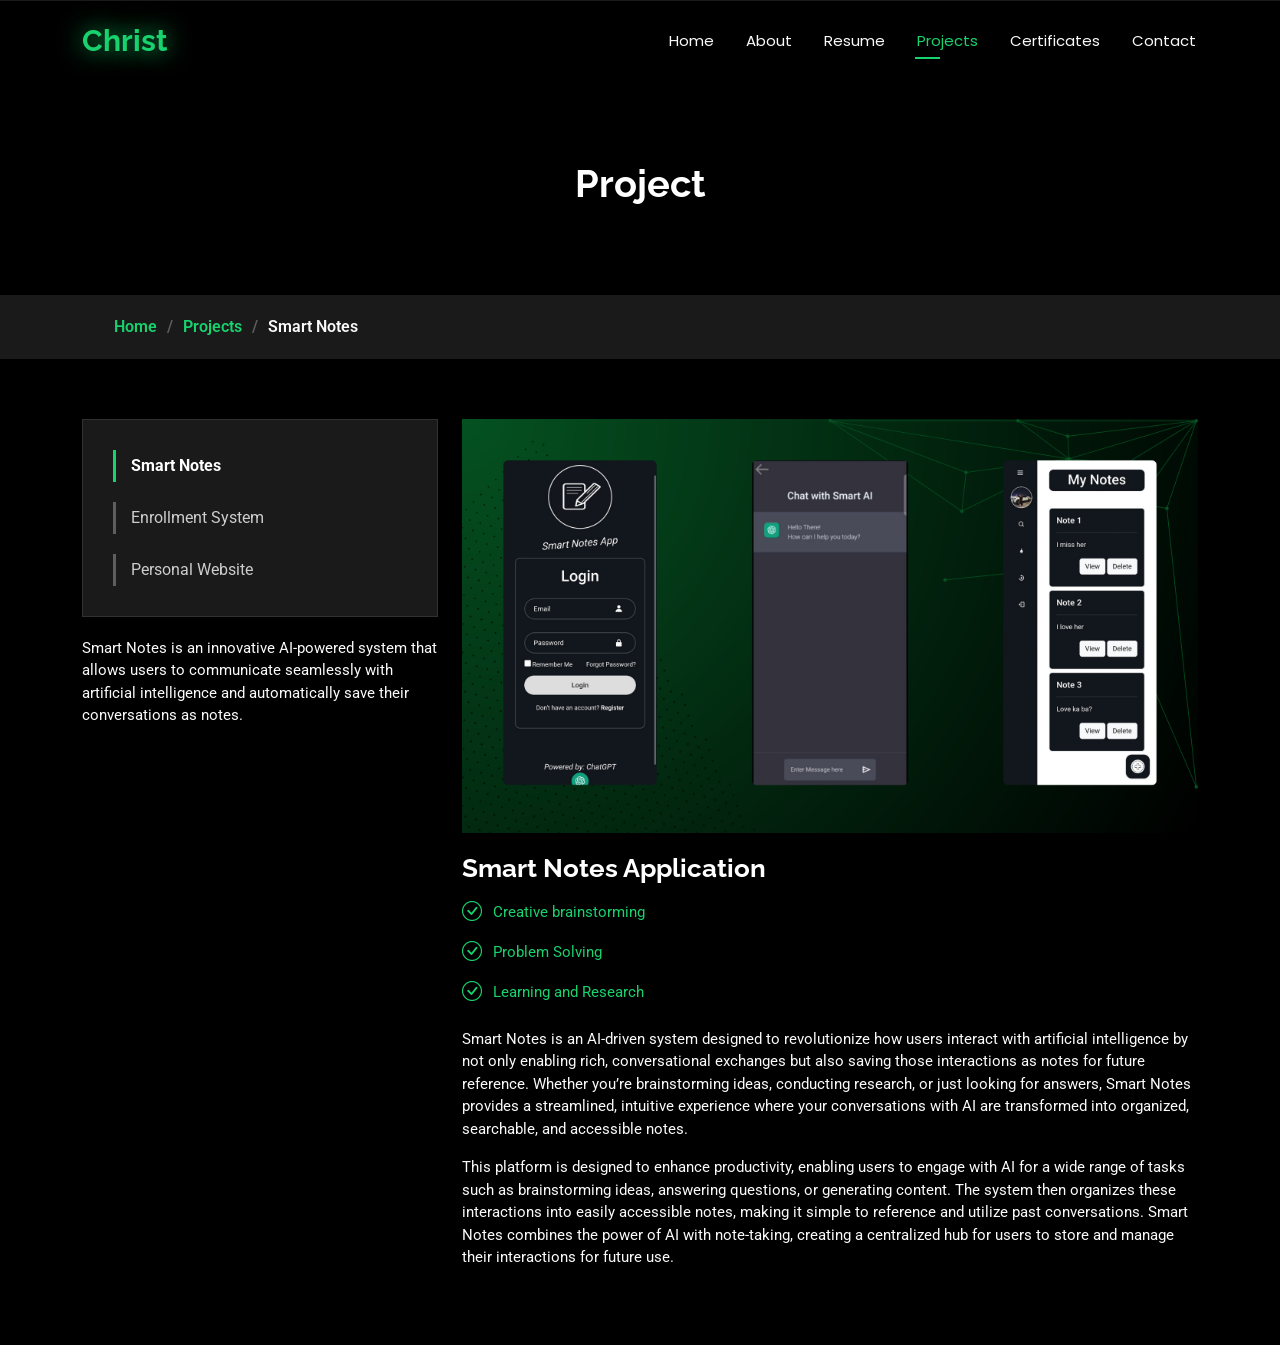
<file: service-details.html>
<!DOCTYPE html>
<html lang="en">
  <head>
    <meta charset="utf-8" />
    <meta content="width=device-width, initial-scale=1.0" name="viewport" />
    <title>Projects</title>
    <meta name="description" content="" />
    <meta name="keywords" content="" />

    <!-- Favicons -->
    <link href="assets/img/favicon.png" rel="icon" />
    <link href="assets/img/apple-touch-icon.png" rel="apple-touch-icon" />

    <!-- Fonts -->
    <link href="https://fonts.googleapis.com" rel="preconnect" />
    <link href="https://fonts.gstatic.com" rel="preconnect" crossorigin />
    <link
      href="https://fonts.googleapis.com/css2?family=Roboto:ital,wght@0,100;0,300;0,400;0,500;0,700;0,900;1,100;1,300;1,400;1,500;1,700;1,900&family=Poppins:ital,wght@0,100;0,200;0,300;0,400;0,500;0,600;0,700;0,800;0,900;1,100;1,200;1,300;1,400;1,500;1,600;1,700;1,800;1,900&family=Raleway:ital,wght@0,100;0,200;0,300;0,400;0,500;0,600;0,700;0,800;0,900;1,100;1,200;1,300;1,400;1,500;1,600;1,700;1,800;1,900&display=swap"
      rel="stylesheet"
    />

    <!-- Vendor CSS Files -->
    <link
      href="assets/vendor/bootstrap/css/bootstrap.min.css"
      rel="stylesheet"
    />
    <link
      href="assets/vendor/bootstrap-icons/bootstrap-icons.css"
      rel="stylesheet"
    />
    <link href="assets/vendor/aos/aos.css" rel="stylesheet" />
    <link href="assets/vendor/swiper/swiper-bundle.min.css" rel="stylesheet" />
    <link
      href="assets/vendor/glightbox/css/glightbox.min.css"
      rel="stylesheet"
    />

    <!-- Main CSS File -->
    <link href="assets/css/main.css" rel="stylesheet" />
  </head>

  <body class="service-details-page">
    <header id="header" class="header d-flex align-items-center fixed-top">
      <div
        class="container-fluid container-xl position-relative d-flex align-items-center justify-content-between"
      >
        <a href="index.html" class="logo d-flex align-items-center">
          <h1><span>Christ</span></h1>
        </a>

        <nav id="navmenu" class="navmenu">
          <ul>
            <li><a href="index.html">Home</a></li>
            <li><a href="about.html">About</a></li>
            <li><a href="resume.html">Resume</a></li>
            <li><a href="services.html" class="active">Projects</a></li>
            <li><a href="portfolio.html">Certificates</a></li>

            <li><a href="contact.html">Contact</a></li>
          </ul>
          <i class="mobile-nav-toggle d-xl-none bi bi-list"></i>
        </nav>
      </div>
    </header>

    <main class="main">
      <!-- Page Title -->
      <div class="page-title" data-aos="fade">
        <div class="heading">
          <div class="container">
            <div class="row d-flex justify-content-center text-center">
              <div class="col-lg-8">
                <h1>Project</h1>
              </div>
            </div>
          </div>
        </div>
        <nav class="breadcrumbs">
          <div class="container">
            <ol>
              <li><a href="index.html">Home</a></li>
              <li><a href="services.html">Projects</a></li>
              <li class="current">Smart Notes</li>
            </ol>
          </div>
        </nav>
      </div>
      <!-- End Page Title -->

      <!-- Service Details Section -->
      <section id="service-details" class="service-details section">
        <div class="container">
          <div class="row gy-4">
            <div class="col-lg-4" data-aos="fade-up" data-aos-delay="100">
              <div class="services-list">
                <a href="service-details.html" class="active">Smart Notes</a>
                <a href="service-details1.html">Enrollment System</a>
                <a href="service-details2.html">Personal Website</a>
              </div>

              <p>
                Smart Notes is an innovative AI-powered system that allows users
                to communicate seamlessly with artificial intelligence and
                automatically save their conversations as notes.
              </p>
            </div>

            <div class="col-lg-8" data-aos="fade-up" data-aos-delay="200">
              <img
                src="assets/img/projects/APP.png"
                alt=""
                class="img-fluid services-img"
              />
              <h3>Smart Notes Application</h3>

              <ul>
                <li>
                  <i class="bi bi-check-circle"></i>
                  <mark>Creative brainstorming</mark>
                </li>
                <li>
                  <i class="bi bi-check-circle"></i>
                  <mark>Problem Solving</mark>
                </li>
                <li>
                  <i class="bi bi-check-circle"></i>
                  <mark>Learning and Research</mark>
                </li>
              </ul>
              <p>
                Smart Notes is an AI-driven system designed to revolutionize how
                users interact with artificial intelligence by not only enabling
                rich, conversational exchanges but also saving those
                interactions as notes for future reference. Whether you’re
                brainstorming ideas, conducting research, or just looking for
                answers, Smart Notes provides a streamlined, intuitive
                experience where your conversations with AI are transformed into
                organized, searchable, and accessible notes.
              </p>
              <p>
                This platform is designed to enhance productivity, enabling
                users to engage with AI for a wide range of tasks such as
                brainstorming ideas, answering questions, or generating content.
                The system then organizes these interactions into easily
                accessible notes, making it simple to reference and utilize past
                conversations. Smart Notes combines the power of AI with
                note-taking, creating a centralized hub for users to store and
                manage their interactions for future use.
              </p>
            </div>
          </div>
        </div>
      </section>
      <!-- /Service Details Section -->
    </main>

    <!-- Scroll Top -->
    <a
      href="#"
      id="scroll-top"
      class="scroll-top d-flex align-items-center justify-content-center"
      ><i class="bi bi-arrow-up-short"></i
    ></a>

    <!-- Preloader -->
    <div id="preloader"></div>

    <!-- Vendor JS Files -->
    <script src="assets/vendor/bootstrap/js/bootstrap.bundle.min.js"></script>
    <script src="assets/vendor/php-email-form/validate.js"></script>
    <script src="assets/vendor/aos/aos.js"></script>
    <script src="assets/vendor/typed.js/typed.umd.js"></script>
    <script src="assets/vendor/purecounter/purecounter_vanilla.js"></script>
    <script src="assets/vendor/waypoints/noframework.waypoints.js"></script>
    <script src="assets/vendor/swiper/swiper-bundle.min.js"></script>
    <script src="assets/vendor/glightbox/js/glightbox.min.js"></script>
    <script src="assets/vendor/imagesloaded/imagesloaded.pkgd.min.js"></script>
    <script src="assets/vendor/isotope-layout/isotope.pkgd.min.js"></script>

    <!-- Main JS File -->
    <script src="assets/js/main.js"></script>
  </body>
</html>
</file>
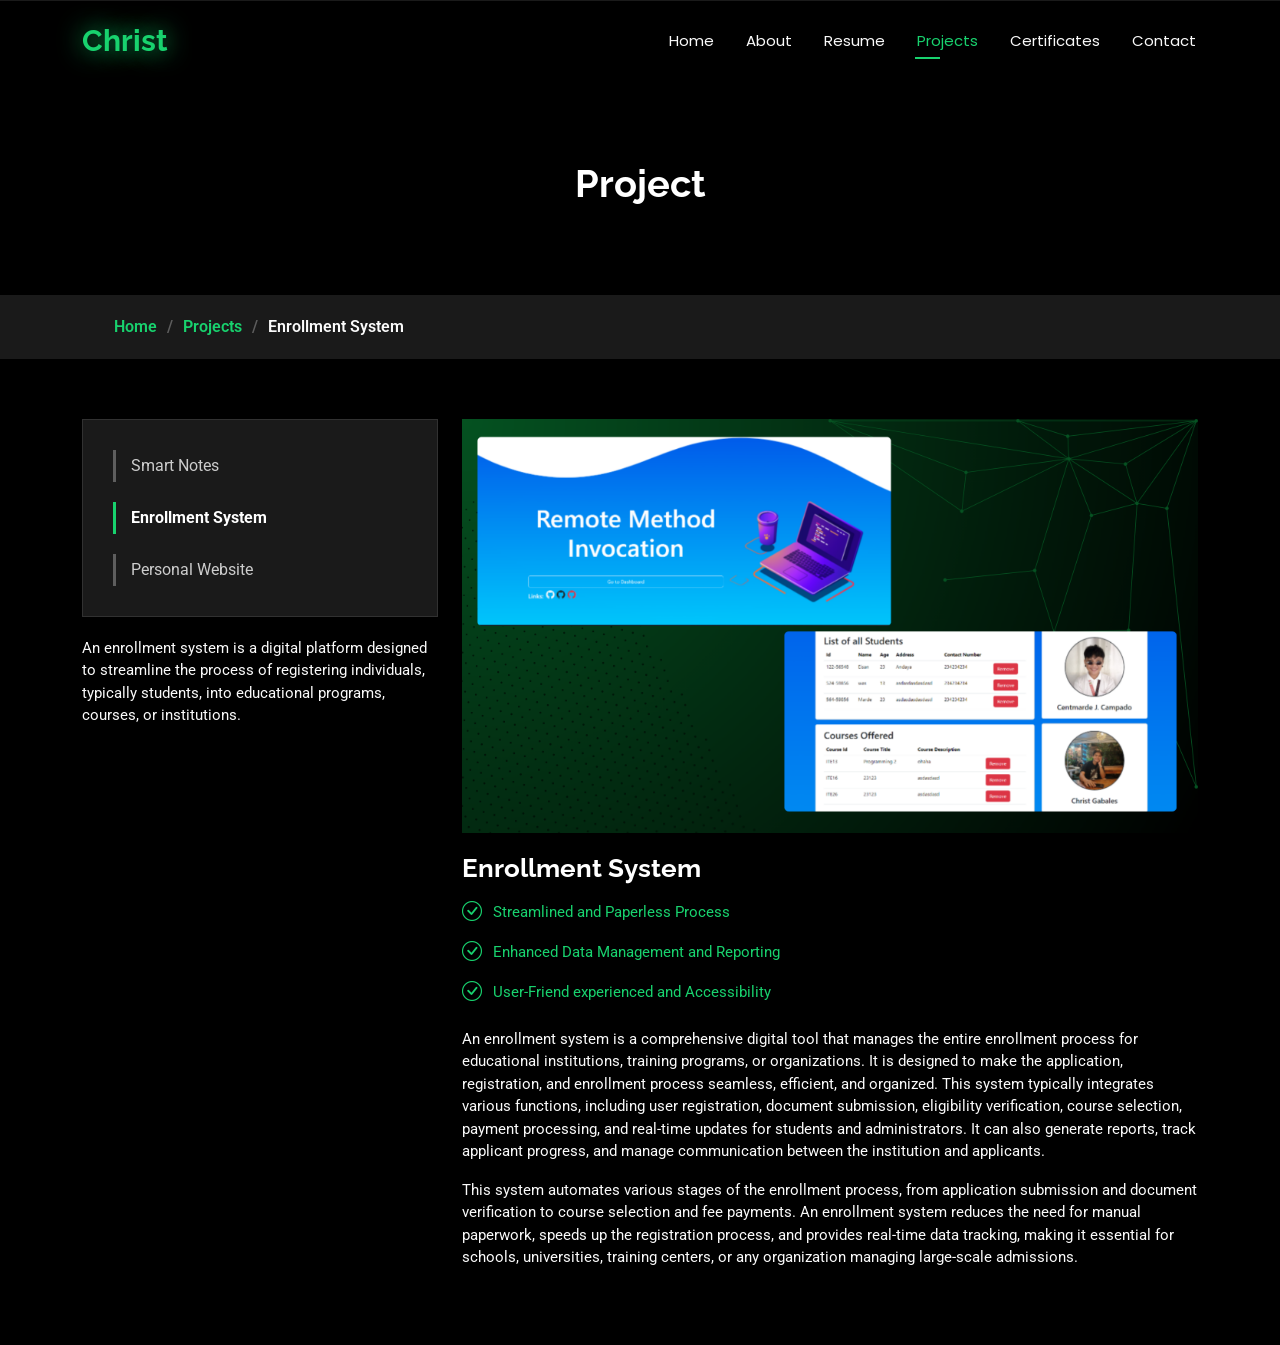
<file: service-details1.html>
<!DOCTYPE html>
<html lang="en">
  <head>
    <meta charset="utf-8" />
    <meta content="width=device-width, initial-scale=1.0" name="viewport" />
    <title>Projects</title>
    <meta name="description" content="" />
    <meta name="keywords" content="" />

    <!-- Favicons -->
    <link href="assets/img/favicon.png" rel="icon" />
    <link href="assets/img/apple-touch-icon.png" rel="apple-touch-icon" />

    <!-- Fonts -->
    <link href="https://fonts.googleapis.com" rel="preconnect" />
    <link href="https://fonts.gstatic.com" rel="preconnect" crossorigin />
    <link
      href="https://fonts.googleapis.com/css2?family=Roboto:ital,wght@0,100;0,300;0,400;0,500;0,700;0,900;1,100;1,300;1,400;1,500;1,700;1,900&family=Poppins:ital,wght@0,100;0,200;0,300;0,400;0,500;0,600;0,700;0,800;0,900;1,100;1,200;1,300;1,400;1,500;1,600;1,700;1,800;1,900&family=Raleway:ital,wght@0,100;0,200;0,300;0,400;0,500;0,600;0,700;0,800;0,900;1,100;1,200;1,300;1,400;1,500;1,600;1,700;1,800;1,900&display=swap"
      rel="stylesheet"
    />

    <!-- Vendor CSS Files -->
    <link
      href="assets/vendor/bootstrap/css/bootstrap.min.css"
      rel="stylesheet"
    />
    <link
      href="assets/vendor/bootstrap-icons/bootstrap-icons.css"
      rel="stylesheet"
    />
    <link href="assets/vendor/aos/aos.css" rel="stylesheet" />
    <link href="assets/vendor/swiper/swiper-bundle.min.css" rel="stylesheet" />
    <link
      href="assets/vendor/glightbox/css/glightbox.min.css"
      rel="stylesheet"
    />

    <!-- Main CSS File -->
    <link href="assets/css/main.css" rel="stylesheet" />
  </head>

  <body class="service-details-page">
    <header id="header" class="header d-flex align-items-center fixed-top">
      <div
        class="container-fluid container-xl position-relative d-flex align-items-center justify-content-between"
      >
        <a href="index.html" class="logo d-flex align-items-center">
          <h1><span>Christ</span></h1>
        </a>

        <nav id="navmenu" class="navmenu">
          <ul>
            <li><a href="index.html">Home</a></li>
            <li><a href="about.html">About</a></li>
            <li><a href="resume.html">Resume</a></li>
            <li><a href="services.html" class="active">Projects</a></li>
            <li><a href="portfolio.html">Certificates</a></li>

            <li><a href="contact.html">Contact</a></li>
          </ul>
          <i class="mobile-nav-toggle d-xl-none bi bi-list"></i>
        </nav>
      </div>
    </header>

    <main class="main">
      <!-- Page Title -->
      <div class="page-title" data-aos="fade">
        <div class="heading">
          <div class="container">
            <div class="row d-flex justify-content-center text-center">
              <div class="col-lg-8">
                <h1>Project</h1>
              </div>
            </div>
          </div>
        </div>
        <nav class="breadcrumbs">
          <div class="container">
            <ol>
              <li><a href="index.html">Home</a></li>
              <li><a href="services.html">Projects</a></li>
              <li class="current">Enrollment System</li>
            </ol>
          </div>
        </nav>
      </div>
      <!-- End Page Title -->

      <!-- Service Details Section -->
      <section id="service-details" class="service-details section">
        <div class="container">
          <div class="row gy-4">
            <div class="col-lg-4" data-aos="fade-up" data-aos-delay="100">
              <div class="services-list">
                <a href="service-details.html">Smart Notes</a>
                <a href="service-details1.html" class="active"
                  >Enrollment System</a
                >
                <a href="service-details2.html">Personal Website</a>
              </div>

              <p>
                An enrollment system is a digital platform designed to
                streamline the process of registering individuals, typically
                students, into educational programs, courses, or institutions.
              </p>
            </div>

            <div class="col-lg-8" data-aos="fade-up" data-aos-delay="200">
              <img
                src="assets/img/projects/Remote Method Invocation.png"
                alt=""
                class="img-fluid services-img"
              />
              <h3>Enrollment System</h3>

              <ul>
                <li>
                  <i class="bi bi-check-circle"></i>
                  <mark>Streamlined and Paperless Process</mark>
                </li>
                <li>
                  <i class="bi bi-check-circle"></i>
                  <mark>Enhanced Data Management and Reporting</mark>
                </li>
                <li>
                  <i class="bi bi-check-circle"></i>
                  <mark>User-Friend experienced and Accessibility</mark>
                </li>
              </ul>
              <p>
                An enrollment system is a comprehensive digital tool that
                manages the entire enrollment process for educational
                institutions, training programs, or organizations. It is
                designed to make the application, registration, and enrollment
                process seamless, efficient, and organized. This system
                typically integrates various functions, including user
                registration, document submission, eligibility verification,
                course selection, payment processing, and real-time updates for
                students and administrators. It can also generate reports, track
                applicant progress, and manage communication between the
                institution and applicants.
              </p>
              <p>
                This system automates various stages of the enrollment process,
                from application submission and document verification to course
                selection and fee payments. An enrollment system reduces the
                need for manual paperwork, speeds up the registration process,
                and provides real-time data tracking, making it essential for
                schools, universities, training centers, or any organization
                managing large-scale admissions.
              </p>
            </div>
          </div>
        </div>
      </section>
      <!-- /Service Details Section -->
    </main>

    <!-- Scroll Top -->
    <a
      href="#"
      id="scroll-top"
      class="scroll-top d-flex align-items-center justify-content-center"
      ><i class="bi bi-arrow-up-short"></i
    ></a>

    <!-- Preloader -->
    <div id="preloader"></div>

    <!-- Vendor JS Files -->
    <script src="assets/vendor/bootstrap/js/bootstrap.bundle.min.js"></script>
    <script src="assets/vendor/php-email-form/validate.js"></script>
    <script src="assets/vendor/aos/aos.js"></script>
    <script src="assets/vendor/typed.js/typed.umd.js"></script>
    <script src="assets/vendor/purecounter/purecounter_vanilla.js"></script>
    <script src="assets/vendor/waypoints/noframework.waypoints.js"></script>
    <script src="assets/vendor/swiper/swiper-bundle.min.js"></script>
    <script src="assets/vendor/glightbox/js/glightbox.min.js"></script>
    <script src="assets/vendor/imagesloaded/imagesloaded.pkgd.min.js"></script>
    <script src="assets/vendor/isotope-layout/isotope.pkgd.min.js"></script>

    <!-- Main JS File -->
    <script src="assets/js/main.js"></script>
  </body>
</html>
</file>
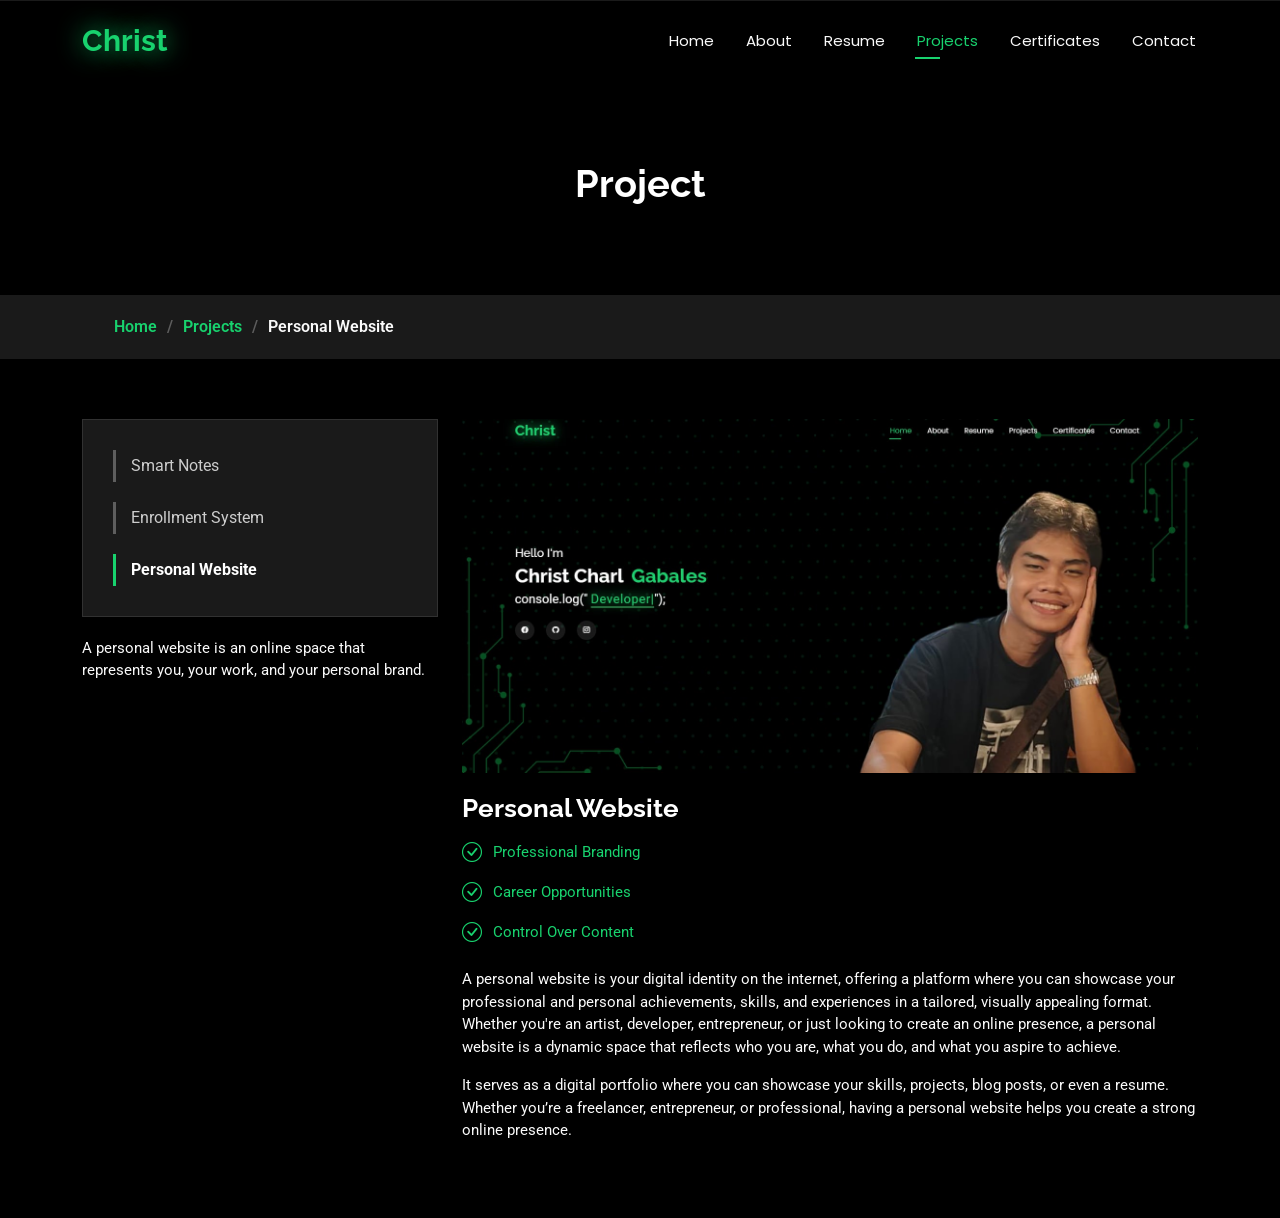
<file: service-details2.html>
<!DOCTYPE html>
<html lang="en">
  <head>
    <meta charset="utf-8" />
    <meta content="width=device-width, initial-scale=1.0" name="viewport" />
    <title>Projects</title>
    <meta name="description" content="" />
    <meta name="keywords" content="" />

    <!-- Favicons -->
    <link href="assets/img/favicon.png" rel="icon" />
    <link href="assets/img/apple-touch-icon.png" rel="apple-touch-icon" />

    <!-- Fonts -->
    <link href="https://fonts.googleapis.com" rel="preconnect" />
    <link href="https://fonts.gstatic.com" rel="preconnect" crossorigin />
    <link
      href="https://fonts.googleapis.com/css2?family=Roboto:ital,wght@0,100;0,300;0,400;0,500;0,700;0,900;1,100;1,300;1,400;1,500;1,700;1,900&family=Poppins:ital,wght@0,100;0,200;0,300;0,400;0,500;0,600;0,700;0,800;0,900;1,100;1,200;1,300;1,400;1,500;1,600;1,700;1,800;1,900&family=Raleway:ital,wght@0,100;0,200;0,300;0,400;0,500;0,600;0,700;0,800;0,900;1,100;1,200;1,300;1,400;1,500;1,600;1,700;1,800;1,900&display=swap"
      rel="stylesheet"
    />

    <!-- Vendor CSS Files -->
    <link
      href="assets/vendor/bootstrap/css/bootstrap.min.css"
      rel="stylesheet"
    />
    <link
      href="assets/vendor/bootstrap-icons/bootstrap-icons.css"
      rel="stylesheet"
    />
    <link href="assets/vendor/aos/aos.css" rel="stylesheet" />
    <link href="assets/vendor/swiper/swiper-bundle.min.css" rel="stylesheet" />
    <link
      href="assets/vendor/glightbox/css/glightbox.min.css"
      rel="stylesheet"
    />

    <!-- Main CSS File -->
    <link href="assets/css/main.css" rel="stylesheet" />
  </head>

  <body class="service-details-page">
    <header id="header" class="header d-flex align-items-center fixed-top">
      <div
        class="container-fluid container-xl position-relative d-flex align-items-center justify-content-between"
      >
        <a href="index.html" class="logo d-flex align-items-center">
          <h1><span>Christ</span></h1>
        </a>

        <nav id="navmenu" class="navmenu">
          <ul>
            <li><a href="index.html">Home</a></li>
            <li><a href="about.html">About</a></li>
            <li><a href="resume.html">Resume</a></li>
            <li><a href="services.html" class="active">Projects</a></li>
            <li><a href="portfolio.html">Certificates</a></li>

            <li><a href="contact.html">Contact</a></li>
          </ul>
          <i class="mobile-nav-toggle d-xl-none bi bi-list"></i>
        </nav>
      </div>
    </header>

    <main class="main">
      <!-- Page Title -->
      <div class="page-title" data-aos="fade">
        <div class="heading">
          <div class="container">
            <div class="row d-flex justify-content-center text-center">
              <div class="col-lg-8">
                <h1>Project</h1>
              </div>
            </div>
          </div>
        </div>
        <nav class="breadcrumbs">
          <div class="container">
            <ol>
              <li><a href="index.html">Home</a></li>
              <li><a href="services.html">Projects</a></li>
              <li class="current">Personal Website</li>
            </ol>
          </div>
        </nav>
      </div>
      <!-- End Page Title -->

      <!-- Service Details Section -->
      <section id="service-details" class="service-details section">
        <div class="container">
          <div class="row gy-4">
            <div class="col-lg-4" data-aos="fade-up" data-aos-delay="100">
              <div class="services-list">
                <a href="service-details.html">Smart Notes</a>
                <a href="service-details1.html">Enrollment System</a>
                <a href="service-details2.html" class="active"
                  >Personal Website</a
                >
              </div>

              <p>
                A personal website is an online space that represents you, your
                work, and your personal brand.
              </p>
            </div>

            <div class="col-lg-8" data-aos="fade-up" data-aos-delay="200">
              <img
                src="assets/img/christ1.png"
                alt=""
                class="img-fluid services-img"
              />
              <h3>Personal Website</h3>

              <ul>
                <li>
                  <i class="bi bi-check-circle"></i>
                  <mark>Professional Branding</mark>
                </li>
                <li>
                  <i class="bi bi-check-circle"></i>
                  <mark>Career Opportunities</mark>
                </li>
                <li>
                  <i class="bi bi-check-circle"></i>
                  <mark>Control Over Content</mark>
                </li>
              </ul>
              <p>
                A personal website is your digital identity on the internet,
                offering a platform where you can showcase your professional and
                personal achievements, skills, and experiences in a tailored,
                visually appealing format. Whether you're an artist, developer,
                entrepreneur, or just looking to create an online presence, a
                personal website is a dynamic space that reflects who you are,
                what you do, and what you aspire to achieve.
              </p>
              <p>
                It serves as a digital portfolio where you can showcase your
                skills, projects, blog posts, or even a resume. Whether you’re a
                freelancer, entrepreneur, or professional, having a personal
                website helps you create a strong online presence.
              </p>
            </div>
          </div>
        </div>
      </section>
      <!-- /Service Details Section -->
    </main>

    <!-- Scroll Top -->
    <a
      href="#"
      id="scroll-top"
      class="scroll-top d-flex align-items-center justify-content-center"
      ><i class="bi bi-arrow-up-short"></i
    ></a>

    <!-- Preloader -->
    <div id="preloader"></div>

    <!-- Vendor JS Files -->
    <script src="assets/vendor/bootstrap/js/bootstrap.bundle.min.js"></script>
    <script src="assets/vendor/php-email-form/validate.js"></script>
    <script src="assets/vendor/aos/aos.js"></script>
    <script src="assets/vendor/typed.js/typed.umd.js"></script>
    <script src="assets/vendor/purecounter/purecounter_vanilla.js"></script>
    <script src="assets/vendor/waypoints/noframework.waypoints.js"></script>
    <script src="assets/vendor/swiper/swiper-bundle.min.js"></script>
    <script src="assets/vendor/glightbox/js/glightbox.min.js"></script>
    <script src="assets/vendor/imagesloaded/imagesloaded.pkgd.min.js"></script>
    <script src="assets/vendor/isotope-layout/isotope.pkgd.min.js"></script>

    <!-- Main JS File -->
    <script src="assets/js/main.js"></script>
  </body>
</html>
</file>
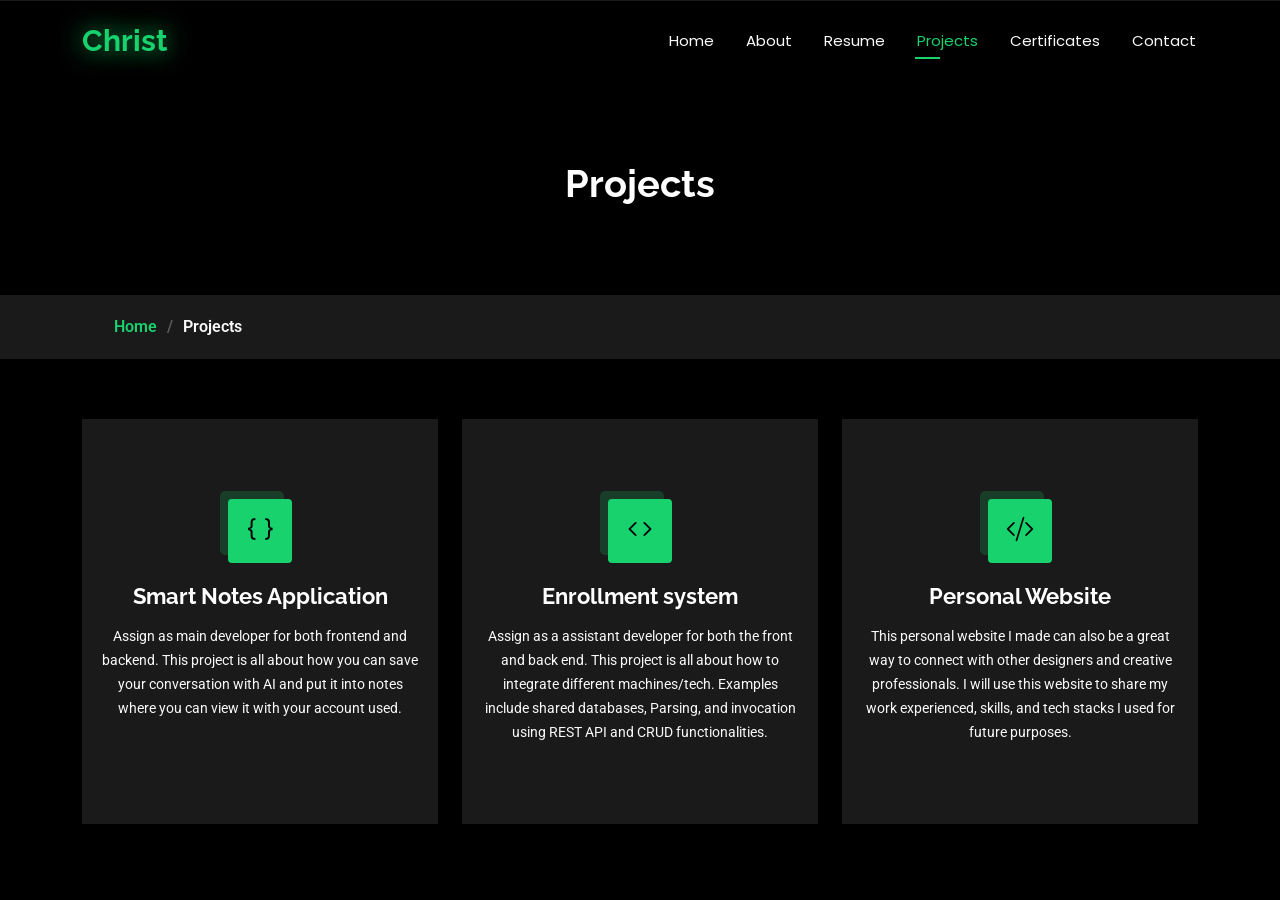
<file: services.html>
<!DOCTYPE html>
<html lang="en">
  <head>
    <meta charset="utf-8" />
    <meta content="width=device-width, initial-scale=1.0" name="viewport" />
    <title>Projects</title>
    <meta name="description" content="" />
    <meta name="keywords" content="" />

    <!-- Favicons -->
    <link href="assets/img/favicon.png" rel="icon" />
    <link href="assets/img/apple-touch-icon.png" rel="apple-touch-icon" />

    <!-- Fonts -->
    <link href="https://fonts.googleapis.com" rel="preconnect" />
    <link href="https://fonts.gstatic.com" rel="preconnect" crossorigin />
    <link
      href="https://fonts.googleapis.com/css2?family=Roboto:ital,wght@0,100;0,300;0,400;0,500;0,700;0,900;1,100;1,300;1,400;1,500;1,700;1,900&family=Poppins:ital,wght@0,100;0,200;0,300;0,400;0,500;0,600;0,700;0,800;0,900;1,100;1,200;1,300;1,400;1,500;1,600;1,700;1,800;1,900&family=Raleway:ital,wght@0,100;0,200;0,300;0,400;0,500;0,600;0,700;0,800;0,900;1,100;1,200;1,300;1,400;1,500;1,600;1,700;1,800;1,900&display=swap"
      rel="stylesheet"
    />

    <!-- Vendor CSS Files -->
    <link
      href="assets/vendor/bootstrap/css/bootstrap.min.css"
      rel="stylesheet"
    />
    <link
      href="assets/vendor/bootstrap-icons/bootstrap-icons.css"
      rel="stylesheet"
    />
    <link href="assets/vendor/aos/aos.css" rel="stylesheet" />
    <link href="assets/vendor/swiper/swiper-bundle.min.css" rel="stylesheet" />
    <link
      href="assets/vendor/glightbox/css/glightbox.min.css"
      rel="stylesheet"
    />

    <!-- Main CSS File -->
    <link href="assets/css/main.css" rel="stylesheet" />
  </head>

  <body class="services-page">
    <header id="header" class="header d-flex align-items-center fixed-top">
      <div
        class="container-fluid container-xl position-relative d-flex align-items-center justify-content-between"
      >
        <a href="index.html" class="logo d-flex align-items-center">
          <h1><span>Christ</span></h1>
        </a>

        <nav id="navmenu" class="navmenu">
          <ul>
            <li><a href="index.html">Home</a></li>
            <li><a href="about.html">About</a></li>
            <li><a href="resume.html">Resume</a></li>
            <li><a href="services.html" class="active">Projects</a></li>
            <li><a href="portfolio.html">Certificates</a></li>

            <li><a href="contact.html">Contact</a></li>
          </ul>
          <i class="mobile-nav-toggle d-xl-none bi bi-list"></i>
        </nav>
      </div>
    </header>

    <main class="main">
      <!-- Page Title -->
      <div class="page-title" data-aos="fade">
        <div class="heading">
          <div class="container">
            <div class="row d-flex justify-content-center text-center">
              <div class="col-lg-8">
                <h1>Projects</h1>
              </div>
            </div>
          </div>
        </div>
        <nav class="breadcrumbs">
          <div class="container">
            <ol>
              <li><a href="index.html">Home</a></li>
              <li class="current">Projects</li>
            </ol>
          </div>
        </nav>
      </div>
      <!-- End Page Title -->

      <!-- Services Section -->
      <section id="services" class="services section">
        <div class="container">
          <div class="row gy-4">
            <div
              class="col-lg-4 col-md-6"
              data-aos="fade-up"
              data-aos-delay="100"
            >
              <div class="service-item position-relative">
                <div class="icon">
                  <i class="bi bi-braces"></i>
                </div>
                <a href="service-details.html" class="stretched-link">
                  <h3>Smart Notes Application</h3>
                </a>
                <p>
                  Assign as main developer for both frontend and backend. This
                  project is all about how you can save your conversation with
                  AI and put it into notes where you can view it with your
                  account used.
                </p>
              </div>
            </div>
            <!-- End Service Item -->

            <div
              class="col-lg-4 col-md-6"
              data-aos="fade-up"
              data-aos-delay="200"
            >
              <div class="service-item position-relative">
                <div class="icon">
                  <i class="bi bi-code"></i>
                </div>
                <a href="service-details1.html" class="stretched-link">
                  <h3>Enrollment system</h3>
                </a>
                <p>
                  Assign as a assistant developer for both the front and back
                  end. This project is all about how to integrate different
                  machines/tech. Examples include shared databases, Parsing, and
                  invocation using REST API and CRUD functionalities.
                </p>
              </div>
            </div>
            <!-- End Service Item -->

            <div
              class="col-lg-4 col-md-6"
              data-aos="fade-up"
              data-aos-delay="300"
            >
              <div class="service-item position-relative">
                <div class="icon">
                  <i class="bi bi-code-slash"></i>
                </div>
                <a href="service-details2.html" class="stretched-link">
                  <h3>Personal Website</h3>
                </a>
                <p>
                  This personal website I made can also be a great way to
                  connect with other designers and creative professionals. I
                  will use this website to share my work experienced, skills,
                  and tech stacks I used for future purposes.
                </p>
              </div>
            </div>
            <!-- End Service Item -->
          </div>
        </div>
      </section>
      <!-- /Services Section -->
    </main>

    <!-- Scroll Top -->
    <a
      href="#"
      id="scroll-top"
      class="scroll-top d-flex align-items-center justify-content-center"
      ><i class="bi bi-arrow-up-short"></i
    ></a>

    <!-- Preloader -->
    <div id="preloader"></div>

    <!-- Vendor JS Files -->
    <script src="assets/vendor/bootstrap/js/bootstrap.bundle.min.js"></script>
    <script src="assets/vendor/php-email-form/validate.js"></script>
    <script src="assets/vendor/aos/aos.js"></script>
    <script src="assets/vendor/typed.js/typed.umd.js"></script>
    <script src="assets/vendor/purecounter/purecounter_vanilla.js"></script>
    <script src="assets/vendor/waypoints/noframework.waypoints.js"></script>
    <script src="assets/vendor/swiper/swiper-bundle.min.js"></script>
    <script src="assets/vendor/glightbox/js/glightbox.min.js"></script>
    <script src="assets/vendor/imagesloaded/imagesloaded.pkgd.min.js"></script>
    <script src="assets/vendor/isotope-layout/isotope.pkgd.min.js"></script>

    <!-- Main JS File -->
    <script src="assets/js/main.js"></script>
  </body>
</html>
</file>
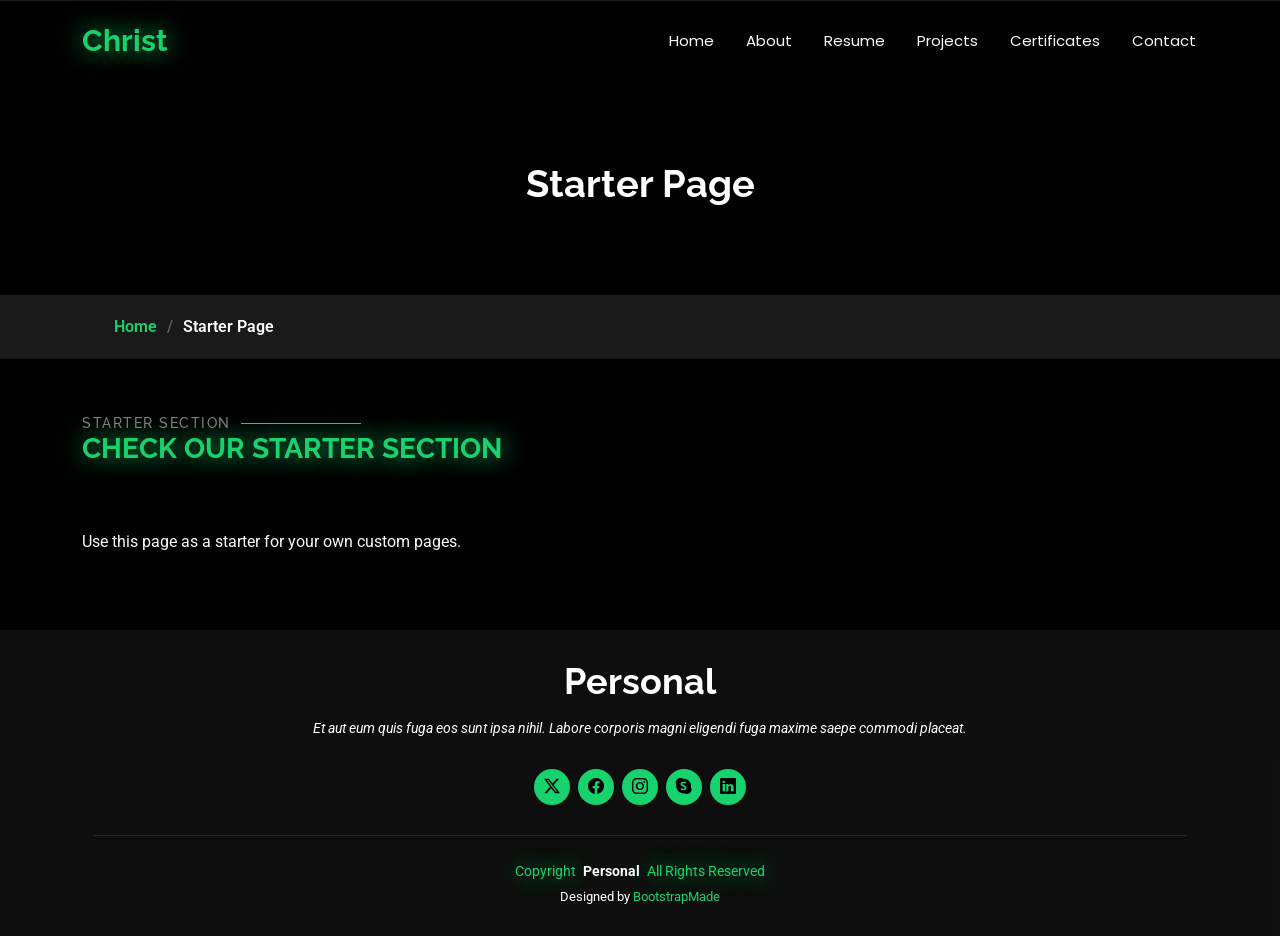
<file: starter-page.html>
<!DOCTYPE html>
<html lang="en">
  <head>
    <meta charset="utf-8" />
    <meta content="width=device-width, initial-scale=1.0" name="viewport" />
    <title>Starter Page</title>
    <meta name="description" content="" />
    <meta name="keywords" content="" />

    <!-- Favicons -->
    <link href="assets/img/favicon.png" rel="icon" />
    <link href="assets/img/apple-touch-icon.png" rel="apple-touch-icon" />

    <!-- Fonts -->
    <link href="https://fonts.googleapis.com" rel="preconnect" />
    <link href="https://fonts.gstatic.com" rel="preconnect" crossorigin />
    <link
      href="https://fonts.googleapis.com/css2?family=Roboto:ital,wght@0,100;0,300;0,400;0,500;0,700;0,900;1,100;1,300;1,400;1,500;1,700;1,900&family=Poppins:ital,wght@0,100;0,200;0,300;0,400;0,500;0,600;0,700;0,800;0,900;1,100;1,200;1,300;1,400;1,500;1,600;1,700;1,800;1,900&family=Raleway:ital,wght@0,100;0,200;0,300;0,400;0,500;0,600;0,700;0,800;0,900;1,100;1,200;1,300;1,400;1,500;1,600;1,700;1,800;1,900&display=swap"
      rel="stylesheet"
    />

    <!-- Vendor CSS Files -->
    <link
      href="assets/vendor/bootstrap/css/bootstrap.min.css"
      rel="stylesheet"
    />
    <link
      href="assets/vendor/bootstrap-icons/bootstrap-icons.css"
      rel="stylesheet"
    />
    <link href="assets/vendor/aos/aos.css" rel="stylesheet" />
    <link href="assets/vendor/swiper/swiper-bundle.min.css" rel="stylesheet" />
    <link
      href="assets/vendor/glightbox/css/glightbox.min.css"
      rel="stylesheet"
    />

    <!-- Main CSS File -->
    <link href="assets/css/main.css" rel="stylesheet" />
  </head>

  <body class="starter-page-page">
    <header id="header" class="header d-flex align-items-center fixed-top">
      <div
        class="container-fluid container-xl position-relative d-flex align-items-center justify-content-between"
      >
        <a href="index.html" class="logo d-flex align-items-center">
          <h1><span>Christ</span></h1>
        </a>

        <nav id="navmenu" class="navmenu">
          <ul>
            <li><a href="index.html">Home</a></li>
            <li><a href="about.html">About</a></li>
            <li><a href="resume.html">Resume</a></li>
            <li><a href="services.html">Projects</a></li>
            <li><a href="portfolio.html">Certificates</a></li>

            <li><a href="contact.html">Contact</a></li>
          </ul>
          <i class="mobile-nav-toggle d-xl-none bi bi-list"></i>
        </nav>
      </div>
    </header>

    <main class="main">
      <!-- Page Title -->
      <div class="page-title" data-aos="fade">
        <div class="heading">
          <div class="container">
            <div class="row d-flex justify-content-center text-center">
              <div class="col-lg-8">
                <h1>Starter Page</h1>
              </div>
            </div>
          </div>
        </div>
        <nav class="breadcrumbs">
          <div class="container">
            <ol>
              <li><a href="index.html">Home</a></li>
              <li class="current">Starter Page</li>
            </ol>
          </div>
        </nav>
      </div>
      <!-- End Page Title -->

      <!-- Starter Section Section -->
      <section id="starter-section" class="starter-section section">
        <!-- Section Title -->
        <div class="container section-title" data-aos="fade-up">
          <h2>Starter Section</h2>
          <div>
            <span>Check Our</span>
            <span class="description-title">Starter Section</span>
          </div>
        </div>
        <!-- End Section Title -->

        <div class="container" data-aos="fade-up">
          <p>Use this page as a starter for your own custom pages.</p>
        </div>
      </section>
      <!-- /Starter Section Section -->
    </main>

    <footer id="footer" class="footer dark-background">
      <div class="container">
        <h3 class="sitename">Personal</h3>
        <p>
          Et aut eum quis fuga eos sunt ipsa nihil. Labore corporis magni
          eligendi fuga maxime saepe commodi placeat.
        </p>
        <div class="social-links d-flex justify-content-center">
          <a href=""><i class="bi bi-twitter-x"></i></a>
          <a href=""><i class="bi bi-facebook"></i></a>
          <a href=""><i class="bi bi-instagram"></i></a>
          <a href=""><i class="bi bi-skype"></i></a>
          <a href=""><i class="bi bi-linkedin"></i></a>
        </div>
        <div class="container">
          <div class="copyright">
            <span>Copyright</span>
            <strong class="px-1 sitename">Personal</strong>
            <span>All Rights Reserved</span>
          </div>
          <div class="credits">
            Designed by <a href="https://bootstrapmade.com/">BootstrapMade</a>
          </div>
        </div>
      </div>
    </footer>

    <!-- Scroll Top -->
    <a
      href="#"
      id="scroll-top"
      class="scroll-top d-flex align-items-center justify-content-center"
      ><i class="bi bi-arrow-up-short"></i
    ></a>

    <!-- Preloader -->
    <div id="preloader"></div>

    <!-- Vendor JS Files -->
    <script src="assets/vendor/bootstrap/js/bootstrap.bundle.min.js"></script>
    <script src="assets/vendor/php-email-form/validate.js"></script>
    <script src="assets/vendor/aos/aos.js"></script>
    <script src="assets/vendor/typed.js/typed.umd.js"></script>
    <script src="assets/vendor/purecounter/purecounter_vanilla.js"></script>
    <script src="assets/vendor/waypoints/noframework.waypoints.js"></script>
    <script src="assets/vendor/swiper/swiper-bundle.min.js"></script>
    <script src="assets/vendor/glightbox/js/glightbox.min.js"></script>
    <script src="assets/vendor/imagesloaded/imagesloaded.pkgd.min.js"></script>
    <script src="assets/vendor/isotope-layout/isotope.pkgd.min.js"></script>

    <!-- Main JS File -->
    <script src="assets/js/main.js"></script>
  </body>
</html>
</file>
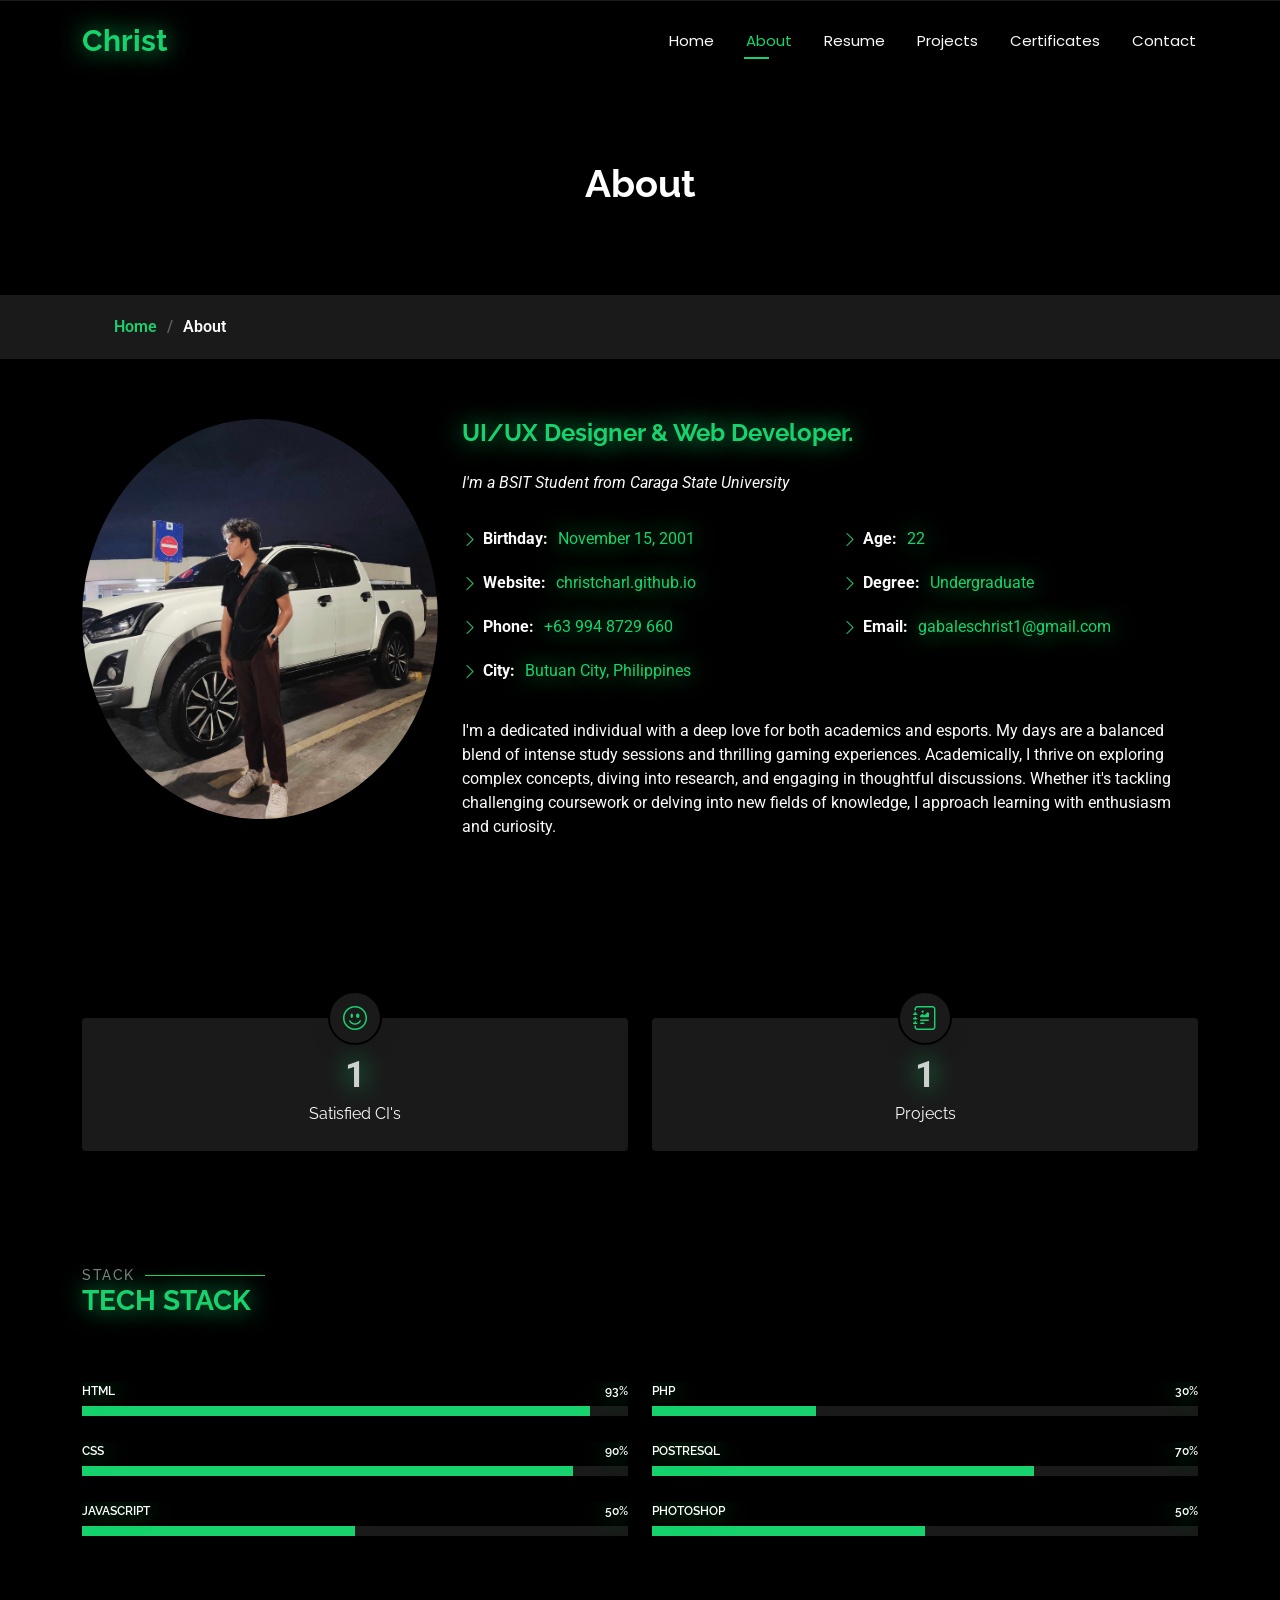
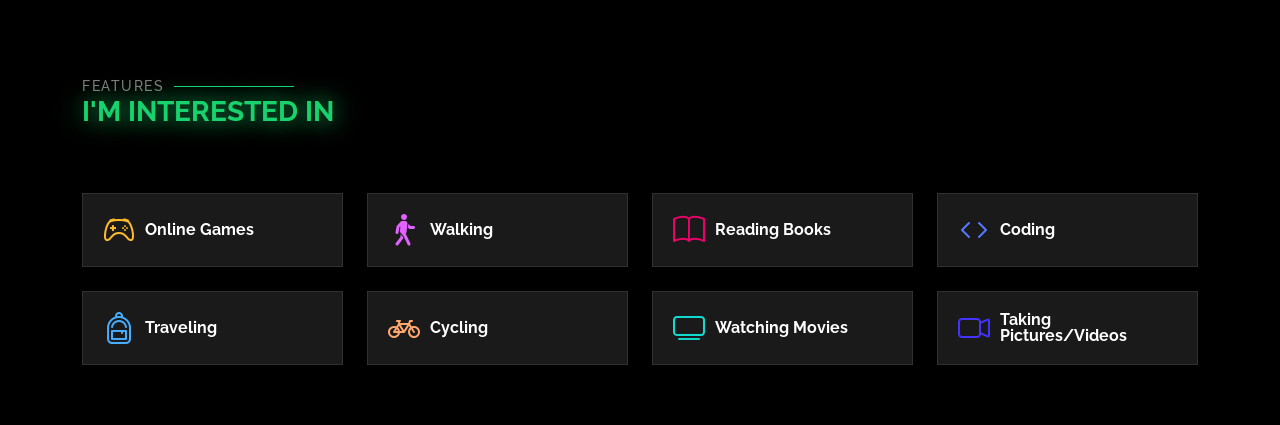
<file: Personal/about.html>
<!DOCTYPE html>
<html lang="en">
  <head>
    <meta charset="utf-8" />
    <meta content="width=device-width, initial-scale=1.0" name="viewport" />
    <title>About</title>
    <meta name="description" content="" />
    <meta name="keywords" content="" />

    <!-- Favicons -->
    <link href="assets/img/favicon.png" rel="icon" />
    <link href="assets/img/apple-touch-icon.png" rel="apple-touch-icon" />

    <!-- Fonts -->
    <link href="https://fonts.googleapis.com" rel="preconnect" />
    <link href="https://fonts.gstatic.com" rel="preconnect" crossorigin />
    <link
      href="https://fonts.googleapis.com/css2?family=Roboto:ital,wght@0,100;0,300;0,400;0,500;0,700;0,900;1,100;1,300;1,400;1,500;1,700;1,900&family=Poppins:ital,wght@0,100;0,200;0,300;0,400;0,500;0,600;0,700;0,800;0,900;1,100;1,200;1,300;1,400;1,500;1,600;1,700;1,800;1,900&family=Raleway:ital,wght@0,100;0,200;0,300;0,400;0,500;0,600;0,700;0,800;0,900;1,100;1,200;1,300;1,400;1,500;1,600;1,700;1,800;1,900&display=swap"
      rel="stylesheet"
    />

    <!-- Vendor CSS Files -->
    <link
      href="assets/vendor/bootstrap/css/bootstrap.min.css"
      rel="stylesheet"
    />
    <link
      href="assets/vendor/bootstrap-icons/bootstrap-icons.css"
      rel="stylesheet"
    />
    <link href="assets/vendor/aos/aos.css" rel="stylesheet" />
    <link href="assets/vendor/swiper/swiper-bundle.min.css" rel="stylesheet" />
    <link
      href="assets/vendor/glightbox/css/glightbox.min.css"
      rel="stylesheet"
    />

    <!-- Main CSS File -->
    <link href="assets/css/main.css" rel="stylesheet" />
  </head>

  <body class="about-page">
    <header id="header" class="header d-flex align-items-center fixed-top">
      <div
        class="container-fluid container-xl position-relative d-flex align-items-center justify-content-between"
      >
        <a href="index.html" class="logo d-flex align-items-center">
          <h1><span>Christ</span></h1>
        </a>

        <nav id="navmenu" class="navmenu">
          <ul>
            <li><a href="index.html">Home</a></li>
            <li><a href="about.html" class="active">About</a></li>
            <li><a href="resume.html">Resume</a></li>
            <li><a href="services.html">Projects</a></li>
            <li><a href="portfolio.html">Certificates</a></li>

            <li><a href="contact.html">Contact</a></li>
          </ul>
          <i class="mobile-nav-toggle d-xl-none bi bi-list"></i>
        </nav>
      </div>
    </header>

    <main class="main">
      <!-- Page Title -->
      <div class="page-title" data-aos="fade">
        <div class="heading">
          <div class="container">
            <div class="row d-flex justify-content-center text-center">
              <div class="col-lg-8">
                <h1>About</h1>
              </div>
            </div>
          </div>
        </div>
        <nav class="breadcrumbs">
          <div class="container">
            <ol>
              <li><a href="index.html">Home</a></li>
              <li class="current">About</li>
            </ol>
          </div>
        </nav>
      </div>
      <!-- End Page Title -->

      <!-- About Section -->
      <section id="about" class="about section">
        <div class="container" data-aos="fade-up" data-aos-delay="100">
          <div class="row gy-4 justify-content-center">
            <div class="col-lg-4">
              <img
                src="assets/img/profile.jpg"
                class="img-fluid rounded-circle"
                alt=""
              />
            </div>
            <div class="col-lg-8 content">
              <h2><span>UI/UX Designer &amp; Web Developer.</span></h2>
              <p class="fst-italic py-3 justi">
                I'm a BSIT Student from Caraga State University
              </p>
              <div class="row">
                <div class="col-lg-6">
                  <ul>
                    <li>
                      <i class="bi bi-chevron-right"></i>
                      <strong>Birthday:</strong> <span>November 15, 2001</span>
                    </li>
                    <li>
                      <i class="bi bi-chevron-right"></i>
                      <strong>Website:</strong>
                      <span>christcharl.github.io</span>
                    </li>
                    <li>
                      <i class="bi bi-chevron-right"></i>
                      <strong>Phone:</strong> <span>+63 994 8729 660</span>
                    </li>
                    <li>
                      <i class="bi bi-chevron-right"></i>
                      <strong>City:</strong>
                      <span>Butuan City, Philippines</span>
                    </li>
                  </ul>
                </div>
                <div class="col-lg-6">
                  <ul>
                    <li>
                      <i class="bi bi-chevron-right"></i> <strong>Age:</strong>
                      <span>22</span>
                    </li>
                    <li>
                      <i class="bi bi-chevron-right"></i>
                      <strong>Degree:</strong> <span>Undergraduate</span>
                    </li>
                    <li>
                      <i class="bi bi-chevron-right"></i>
                      <strong>Email:</strong>
                      <span>gabaleschrist1@gmail.com</span>
                    </li>
                  </ul>
                </div>
              </div>
              <p class="py-3">
                I'm a dedicated individual with a deep love for both academics
                and esports. My days are a balanced blend of intense study
                sessions and thrilling gaming experiences. Academically, I
                thrive on exploring complex concepts, diving into research, and
                engaging in thoughtful discussions. Whether it's tackling
                challenging coursework or delving into new fields of knowledge,
                I approach learning with enthusiasm and curiosity.
              </p>
            </div>
          </div>
        </div>
      </section>
      <!-- /About Section -->

      <section id="stats" class="stats section">
        <div class="container" data-aos="fade-up" data-aos-delay="100">
          <div class="row gy-4 justify-content-center">
            <div
              class="col-lg-6 col-md-5 d-flex flex-column align-items-center"
            >
              <i class="bi bi-emoji-smile"></i>
              <div class="stats-item">
                <span
                  data-purecounter-start="0"
                  data-purecounter-end="2"
                  data-purecounter-duration="1"
                  class="purecounter"
                ></span>
                <p>Satisfied CI's</p>
              </div>
            </div>
            <!-- End Stats Item -->
            <div
              class="col-lg-6 col-md-5 d-flex flex-column align-items-center"
            >
              <i class="bi bi-journal-richtext"></i>
              <div class="stats-item">
                <span
                  data-purecounter-start="0"
                  data-purecounter-end="2"
                  data-purecounter-duration="1"
                  class="purecounter"
                ></span>
                <p>Projects</p>
              </div>
            </div>
            <!-- End Stats Item -->
          </div>
        </div>
      </section>

      <!-- Skills Section -->
      <section id="skills" class="skills section">
        <!-- Section Title -->
        <div class="container section-title" data-aos="fade-up">
          <h2>Stack</h2>
          <div>
            <span>Tech</span> <span class="description-title">Stack</span>
          </div>
        </div>
        <!-- End Section Title -->

        <div class="container" data-aos="fade-up" data-aos-delay="100">
          <div class="row skills-content skills-animation">
            <div class="col-lg-6">
              <div class="progress">
                <span class="skill">HTML <i class="val">93%</i></span>
                <div class="progress-bar-wrap">
                  <div
                    class="progress-bar"
                    role="progressbar"
                    aria-valuenow="93"
                    aria-valuemin="0"
                    aria-valuemax="100"
                  ></div>
                </div>
              </div>
              <!-- End Skills Item -->

              <div class="progress">
                <span class="skill">CSS <i class="val">90%</i></span>
                <div class="progress-bar-wrap">
                  <div
                    class="progress-bar"
                    role="progressbar"
                    aria-valuenow="90"
                    aria-valuemin="0"
                    aria-valuemax="100"
                  ></div>
                </div>
              </div>
              <!-- End Skills Item -->

              <div class="progress">
                <span class="skill">JavaScript <i class="val">50%</i></span>
                <div class="progress-bar-wrap">
                  <div
                    class="progress-bar"
                    role="progressbar"
                    aria-valuenow="50"
                    aria-valuemin="0"
                    aria-valuemax="100"
                  ></div>
                </div>
              </div>
              <!-- End Skills Item -->
            </div>

            <div class="col-lg-6">
              <div class="progress">
                <span class="skill">PHP<i class="val">30%</i></span>
                <div class="progress-bar-wrap">
                  <div
                    class="progress-bar"
                    role="progressbar"
                    aria-valuenow="30"
                    aria-valuemin="0"
                    aria-valuemax="100"
                  ></div>
                </div>
              </div>
              <!-- End Skills Item -->

              <div class="progress">
                <span class="skill">POSTRESQL <i class="val">70%</i></span>
                <div class="progress-bar-wrap">
                  <div
                    class="progress-bar"
                    role="progressbar"
                    aria-valuenow="70"
                    aria-valuemin="0"
                    aria-valuemax="100"
                  ></div>
                </div>
              </div>
              <!-- End Skills Item -->

              <div class="progress">
                <span class="skill">Photoshop <i class="val">50%</i></span>
                <div class="progress-bar-wrap">
                  <div
                    class="progress-bar"
                    role="progressbar"
                    aria-valuenow="50"
                    aria-valuemin="0"
                    aria-valuemax="100"
                  ></div>
                </div>
              </div>
              <!-- End Skills Item -->
            </div>
          </div>
        </div>
      </section>
      <!-- /Skills Section -->

      <!-- Interests Section -->
      <section id="interests" class="interests section">
        <!-- Section Title -->
        <div class="container section-title" data-aos="fade-up">
          <h2>Features</h2>
          <div>
            <span>I'm</span>
            <span class="description-title">interested in</span>
          </div>
        </div>
        <!-- End Section Title -->

        <div class="container">
          <div class="row gy-4">
            <div
              class="col-lg-3 col-md-4"
              data-aos="fade-up"
              data-aos-delay="100"
            >
              <div class="features-item">
                <i class="bi bi-controller" style="color: #ffbb2c"></i>
                <h3><a href="" class="stretched-link">Online Games</a></h3>
              </div>
            </div>
            <!-- End Feature Item -->

            <div
              class="col-lg-3 col-md-4"
              data-aos="fade-up"
              data-aos-delay="200"
            >
              <div class="features-item">
                <i class="bi bi-person-walking" style="color: #e361ff"></i>
                <h3><a href="" class="stretched-link">Walking</a></h3>
              </div>
            </div>
            <!-- End Feature Item -->

            <div
              class="col-lg-3 col-md-4"
              data-aos="fade-up"
              data-aos-delay="300"
            >
              <div class="features-item">
                <i class="bi bi-book" style="color: #e80368"></i>
                <h3><a href="" class="stretched-link">Reading Books</a></h3>
              </div>
            </div>
            <!-- End Feature Item -->

            <div
              class="col-lg-3 col-md-4"
              data-aos="fade-up"
              data-aos-delay="400"
            >
              <div class="features-item">
                <i class="bi bi-code" style="color: #5578ff"></i>
                <h3><a href="" class="stretched-link">Coding</a></h3>
              </div>
            </div>
            <!-- End Feature Item -->

            <div
              class="col-lg-3 col-md-4"
              data-aos="fade-up"
              data-aos-delay="500"
            >
              <div class="features-item">
                <i class="bi bi-backpack" style="color: #47aeff"></i>
                <h3><a href="" class="stretched-link">Traveling</a></h3>
              </div>
            </div>
            <!-- End Feature Item -->

            <div
              class="col-lg-3 col-md-4"
              data-aos="fade-up"
              data-aos-delay="600"
            >
              <div class="features-item">
                <i class="bi bi-bicycle" style="color: #ffa76e"></i>
                <h3><a href="" class="stretched-link">Cycling</a></h3>
              </div>
            </div>
            <!-- End Feature Item -->

            <div
              class="col-lg-3 col-md-4"
              data-aos="fade-up"
              data-aos-delay="700"
            >
              <div class="features-item">
                <i class="bi bi-tv" style="color: #11dbcf"></i>
                <h3><a href="" class="stretched-link">Watching Movies</a></h3>
              </div>
            </div>
            <!-- End Feature Item -->

            <div
              class="col-lg-3 col-md-4"
              data-aos="fade-up"
              data-aos-delay="800"
            >
              <div class="features-item">
                <i class="bi bi-camera-video" style="color: #4233ff"></i>
                <h3>
                  <a href="" class="stretched-link">Taking Pictures/Videos</a>
                </h3>
              </div>
            </div>
            <!-- End Feature Item -->
          </div>
        </div>
      </section>
      <!-- /Interests Section -->
    </main>

    <!-- Scroll Top -->
    <a
      href="#"
      id="scroll-top"
      class="scroll-top d-flex align-items-center justify-content-center"
      ><i class="bi bi-arrow-up-short"></i
    ></a>

    <!-- Preloader -->
    <div id="preloader"></div>

    <!-- Vendor JS Files -->
    <script src="assets/vendor/bootstrap/js/bootstrap.bundle.min.js"></script>
    <script src="assets/vendor/php-email-form/validate.js"></script>
    <script src="assets/vendor/aos/aos.js"></script>
    <script src="assets/vendor/typed.js/typed.umd.js"></script>
    <script src="assets/vendor/purecounter/purecounter_vanilla.js"></script>
    <script src="assets/vendor/waypoints/noframework.waypoints.js"></script>
    <script src="assets/vendor/swiper/swiper-bundle.min.js"></script>
    <script src="assets/vendor/glightbox/js/glightbox.min.js"></script>
    <script src="assets/vendor/imagesloaded/imagesloaded.pkgd.min.js"></script>
    <script src="assets/vendor/isotope-layout/isotope.pkgd.min.js"></script>

    <!-- Main JS File -->
    <script src="assets/js/main.js"></script>
  </body>
</html>
</file>
<file: assets/css/main.css>
/**
* Template Name: Personal
* Template URL: https://bootstrapmade.com/personal-free-resume-bootstrap-template/
* Updated: Aug 07 2024 with Bootstrap v5.3.3
* Author: BootstrapMade.com
* License: https://bootstrapmade.com/license/
*/

/*--------------------------------------------------------------
# Font & Color Variables
# Help: https://bootstrapmade.com/color-system/
--------------------------------------------------------------*/
/* Fonts */
:root {
  --default-font: "Roboto", system-ui, -apple-system, "Segoe UI", Roboto,
    "Helvetica Neue", Arial, "Noto Sans", "Liberation Sans", sans-serif,
    "Apple Color Emoji", "Segoe UI Emoji", "Segoe UI Symbol", "Noto Color Emoji";
  --heading-font: "Raleway", sans-serif;
  --nav-font: "Poppins", sans-serif;
}

/* Global Colors - The following color variables are used throughout the website. Updating them here will change the color scheme of the entire website */
:root {
  --background-color: #000000; /* Background color for the entire website, including individual sections */
  --default-color: #fafafa; /* Default color used for the majority of the text content across the entire website */
  --heading-color: #ffffff; /* Color for headings, subheadings and title throughout the website */
  --accent-color: #18d26e; /* Accent color that represents your brand on the website. It's used for buttons, links, and other elements that need to stand out */
  --surface-color: #1a1a1a; /* The surface color is used as a background of boxed elements within sections, such as cards, icon boxes, or other elements that require a visual separation from the global background. */
  --contrast-color: #000000; /* Contrast color for text, ensuring readability against backgrounds of accent, heading, or default colors. */
}

/* Nav Menu Colors - The following color variables are used specifically for the navigation menu. They are separate from the global colors to allow for more customization options */
:root {
  --nav-color: #fafafa; /* The default color of the main navmenu links */
  --nav-hover-color: #18d26e; /* Applied to main navmenu links when they are hovered over or active */
  --nav-mobile-background-color: #1a1a1a; /* Used as the background color for mobile navigation menu */
  --nav-dropdown-background-color: #1a1a1a; /* Used as the background color for dropdown items that appear when hovering over primary navigation items */
  --nav-dropdown-color: #fafafa; /* Used for navigation links of the dropdown items in the navigation menu. */
  --nav-dropdown-hover-color: #18d26e; /* Similar to --nav-hover-color, this color is applied to dropdown navigation links when they are hovered over. */
}

/* Color Presets - These classes override global colors when applied to any section or element, providing reuse of the sam color scheme. */

.light-background {
  --background-color: #1a1a1a;
  --surface-color: #343434;
}

.dark-background {
  --background-color: rgba(15, 15, 15, 0.975);
  --default-color: #ffffff;
  --heading-color: #ffffff;
  --surface-color: #292929f9;
  --contrast-color: #000000;
}

/* Smooth scroll */
:root {
  scroll-behavior: smooth;
}

/*--------------------------------------------------------------
# General Styling & Shared Classes
--------------------------------------------------------------*/
body {
  color: var(--default-color);
  background-color: var(--background-color);
  font-family: var(--default-font);
}

a {
  color: var(--accent-color);
  text-decoration: none;
  transition: 0.3s;
}

a:hover {
  color: color-mix(in srgb, var(--accent-color), transparent 25%);
  text-decoration: none;
}

h1,
h2,
h3,
h4,
h5,
h6 {
  color: var(--heading-color);
  font-family: var(--heading-font);
}

/* PHP Email Form Messages
------------------------------*/
.php-email-form .error-message {
  display: none;
  background: #df1529;
  color: #ffffff;
  text-align: left;
  padding: 15px;
  margin-bottom: 24px;
  font-weight: 600;
}

.php-email-form .sent-message {
  display: none;
  color: #ffffff;
  background: #059652;
  text-align: center;
  padding: 15px;
  margin-bottom: 24px;
  font-weight: 600;
}

.php-email-form .loading {
  display: none;
  background: var(--surface-color);
  text-align: center;
  padding: 15px;
  margin-bottom: 24px;
}

.php-email-form .loading:before {
  content: "";
  display: inline-block;
  border-radius: 50%;
  width: 24px;
  height: 24px;
  margin: 0 10px -6px 0;
  border: 3px solid var(--accent-color);
  border-top-color: var(--surface-color);
  animation: php-email-form-loading 1s linear infinite;
}

@keyframes php-email-form-loading {
  0% {
    transform: rotate(0deg);
  }

  100% {
    transform: rotate(360deg);
  }
}

/*--------------------------------------------------------------
# Global Header
--------------------------------------------------------------*/
.header {
  --background-color: rgba(0, 0, 0, 0);
  color: var(--default-color);
  background-color: var(--background-color);
  padding: 15px 0;
  transition: all 0.5s;
  z-index: 997;
}

.header .logo {
  line-height: 1;
}

.header .logo img {
  max-height: 32px;
  margin-right: 8px;
}

.header .logo h1 {
  font-size: 30px;
  margin: 0;
  font-weight: 700;
  color: var(--heading-color);
}

.scrolled .header {
  box-shadow: 0px 0 18px rgba(0, 0, 0, 0.1);
}

/* Global Header on Scroll
------------------------------*/
.scrolled .header {
  --background-color: rgba(0, 0, 0, 0.8);
}

/*--------------------------------------------------------------
# Navigation Menu
--------------------------------------------------------------*/
/* Desktop Navigation */
@media (min-width: 1200px) {
  .navmenu {
    padding: 0;
  }

  .navmenu ul {
    margin: 0;
    padding: 0;
    display: flex;
    list-style: none;
    align-items: center;
  }

  .navmenu li {
    position: relative;
  }

  .navmenu > ul > li {
    white-space: nowrap;
    padding: 15px 14px;
  }

  .navmenu > ul > li:last-child {
    padding-right: 0;
  }

  .navmenu a,
  .navmenu a:focus {
    color: var(--nav-color);
    font-size: 15px;
    padding: 0 2px;
    font-family: var(--nav-font);
    font-weight: 400;
    display: flex;
    align-items: center;
    justify-content: space-between;
    white-space: nowrap;
    transition: 0.3s;
    position: relative;
  }

  .navmenu a i,
  .navmenu a:focus i {
    font-size: 12px;
    line-height: 0;
    margin-left: 5px;
    transition: 0.3s;
  }

  .navmenu > ul > li > a:before {
    content: "";
    position: absolute;
    height: 2px;
    bottom: -6px;
    left: 0;
    background-color: var(--nav-hover-color);
    visibility: hidden;
    width: 0px;
    transition: all 0.3s ease-in-out 0s;
  }

  .navmenu a:hover:before,
  .navmenu li:hover > a:before,
  .navmenu .active:before {
    visibility: visible;
    width: 25px;
  }

  .navmenu li:hover > a,
  .navmenu .active,
  .navmenu .active:focus {
    color: var(--nav-hover-color);
  }

  .navmenu .dropdown ul {
    margin: 0;
    padding: 10px 0;
    background: var(--nav-dropdown-background-color);
    display: block;
    position: absolute;
    visibility: hidden;
    left: 14px;
    top: 130%;
    opacity: 0;
    transition: 0.3s;
    border-radius: 4px;
    z-index: 99;
    box-shadow: 0px 0px 30px rgba(0, 0, 0, 0.1);
  }

  .navmenu .dropdown ul li {
    min-width: 200px;
  }

  .navmenu .dropdown ul a {
    padding: 10px 20px;
    font-size: 15px;
    text-transform: none;
    color: var(--nav-dropdown-color);
  }

  .navmenu .dropdown ul a i {
    font-size: 12px;
  }

  .navmenu .dropdown ul a:hover,
  .navmenu .dropdown ul .active:hover,
  .navmenu .dropdown ul li:hover > a {
    color: var(--nav-dropdown-hover-color);
  }

  .navmenu .dropdown:hover > ul {
    opacity: 1;
    top: 100%;
    visibility: visible;
  }

  .navmenu .dropdown .dropdown ul {
    top: 0;
    left: -90%;
    visibility: hidden;
  }

  .navmenu .dropdown .dropdown:hover > ul {
    opacity: 1;
    top: 0;
    left: -100%;
    visibility: visible;
  }
}

/* Mobile Navigation */
@media (max-width: 1199px) {
  .mobile-nav-toggle {
    color: var(--nav-color);
    font-size: 28px;
    line-height: 0;
    margin-right: 10px;
    cursor: pointer;
    transition: color 0.3s;
  }

  .navmenu {
    padding: 0;
    z-index: 9997;
  }

  .navmenu ul {
    display: none;
    list-style: none;
    position: absolute;
    inset: 60px 20px 20px 20px;
    padding: 10px 0;
    margin: 0;
    border-radius: 6px;
    background-color: var(--nav-mobile-background-color);
    border: 1px solid color-mix(in srgb, var(--default-color), transparent 90%);
    box-shadow: none;
    overflow-y: auto;
    transition: 0.3s;
    z-index: 9998;
  }

  .navmenu a,
  .navmenu a:focus {
    color: var(--nav-dropdown-color);
    padding: 10px 20px;
    font-family: var(--nav-font);
    font-size: 17px;
    font-weight: 500;
    display: flex;
    align-items: center;
    justify-content: space-between;
    white-space: nowrap;
    transition: 0.3s;
  }

  .navmenu a i,
  .navmenu a:focus i {
    font-size: 12px;
    line-height: 0;
    margin-left: 5px;
    width: 30px;
    height: 30px;
    display: flex;
    align-items: center;
    justify-content: center;
    border-radius: 50%;
    transition: 0.3s;
    background-color: color-mix(in srgb, var(--accent-color), transparent 90%);
  }

  .navmenu a i:hover,
  .navmenu a:focus i:hover {
    background-color: var(--accent-color);
    color: var(--contrast-color);
  }

  .navmenu a:hover,
  .navmenu .active,
  .navmenu .active:focus {
    color: var(--nav-dropdown-hover-color);
  }

  .navmenu .active i,
  .navmenu .active:focus i {
    background-color: var(--accent-color);
    color: var(--contrast-color);
    transform: rotate(180deg);
  }

  .navmenu .dropdown ul {
    position: static;
    display: none;
    z-index: 99;
    padding: 10px 0;
    margin: 10px 20px;
    background-color: var(--nav-dropdown-background-color);
    transition: all 0.5s ease-in-out;
  }

  .navmenu .dropdown ul ul {
    background-color: rgba(33, 37, 41, 0.1);
  }

  .navmenu .dropdown > .dropdown-active {
    display: block;
    background-color: rgba(33, 37, 41, 0.03);
  }

  .mobile-nav-active {
    overflow: hidden;
  }

  .mobile-nav-active .mobile-nav-toggle {
    color: #fff;
    position: absolute;
    font-size: 32px;
    top: 15px;
    right: 15px;
    margin-right: 0;
    z-index: 9999;
  }

  .mobile-nav-active .navmenu {
    position: fixed;
    overflow: hidden;
    inset: 0;
    background: rgba(33, 37, 41, 0.8);
    transition: 0.3s;
  }

  .mobile-nav-active .navmenu > ul {
    display: block;
  }
}

/*--------------------------------------------------------------
# Global Footer
--------------------------------------------------------------*/
.footer {
  color: var(--default-color);
  background-color: var(--background-color);
  font-size: 14px;
  text-align: center;
  padding: 30px 0;
  position: relative;
}

.footer h3 {
  font-size: 36px;
  font-weight: 700;
  position: relative;
  padding: 0;
  margin: 0 0 15px 0;
}

.footer p {
  font-size: 15;
  font-style: italic;
  padding: 0;
  margin: 0 0 30px 0;
}

.footer .social-links {
  margin: 0 0 30px 0;
}

.footer .social-links a {
  font-size: 16px;
  display: flex;
  align-items: center;
  justify-content: center;
  background: var(--accent-color);
  color: var(--contrast-color);
  line-height: 1;
  margin: 0 4px;
  border-radius: 50%;
  text-align: center;
  width: 36px;
  height: 36px;
  transition: 0.3s;
}

.footer .social-links a:hover {
  background: color-mix(in srgb, var(--accent-color), transparent 20%);
  text-decoration: none;
}

.footer .copyright {
  padding-top: 25px;
  border-top: 1px solid
    color-mix(in srgb, var(--default-color), transparent 90%);
}

.footer .credits {
  font-size: 13px;
  padding-top: 5px;
}

/*--------------------------------------------------------------
# Preloader
--------------------------------------------------------------*/
#preloader {
  position: fixed;
  inset: 0;
  z-index: 999999;
  overflow: hidden;
  background: var(--background-color);
  transition: all 0.6s ease-out;
}

#preloader:before {
  content: "";
  position: fixed;
  top: calc(50% - 30px);
  left: calc(50% - 30px);
  border: 6px solid #ffffff;
  border-color: var(--accent-color) transparent var(--accent-color) transparent;
  border-radius: 50%;
  width: 60px;
  height: 60px;
  animation: animate-preloader 1.5s linear infinite;
}

@keyframes animate-preloader {
  0% {
    transform: rotate(0deg);
  }

  100% {
    transform: rotate(360deg);
  }
}

/*--------------------------------------------------------------
# Scroll Top Button
--------------------------------------------------------------*/
.scroll-top {
  position: fixed;
  visibility: hidden;
  opacity: 0;
  right: 15px;
  bottom: -15px;
  z-index: 99999;
  background-color: var(--accent-color);
  width: 44px;
  height: 44px;
  border-radius: 50px;
  transition: all 0.4s;
}

.scroll-top i {
  font-size: 24px;
  color: var(--contrast-color);
  line-height: 0;
}

.scroll-top:hover {
  background-color: color-mix(in srgb, var(--accent-color), transparent 20%);
  color: var(--contrast-color);
}

.scroll-top.active {
  visibility: visible;
  opacity: 1;
  bottom: 15px;
}

/*--------------------------------------------------------------
# Disable aos animation delay on mobile devices
--------------------------------------------------------------*/
@media screen and (max-width: 768px) {
  [data-aos-delay] {
    transition-delay: 0 !important;
  }
}

/*--------------------------------------------------------------
# Global Page Titles & Breadcrumbs
--------------------------------------------------------------*/
.page-title {
  color: var(--default-color);
  background-color: var(--background-color);
  position: relative;
}

.page-title .heading {
  padding: 160px 0 80px 0;
  border-top: 1px solid
    color-mix(in srgb, var(--default-color), transparent 90%);
}

.page-title .heading h1 {
  font-size: 38px;
  font-weight: 700;
}

.page-title nav {
  background-color: color-mix(in srgb, var(--default-color), transparent 90%);
  padding: 20px 0;
}

.page-title nav ol {
  display: flex;
  flex-wrap: wrap;
  list-style: none;
  margin: 0;
  font-size: 16px;
  font-weight: 600;
}

.page-title nav ol li + li {
  padding-left: 10px;
}

.page-title nav ol li + li::before {
  content: "/";
  display: inline-block;
  padding-right: 10px;
  color: color-mix(in srgb, var(--default-color), transparent 70%);
}

/*--------------------------------------------------------------
# Global Sections
--------------------------------------------------------------*/
section,
.section {
  color: var(--default-color);
  background-color: var(--background-color);
  padding: 60px 0;
  scroll-margin-top: 100px;
  overflow: clip;
}

@media (max-width: 1199px) {
  section,
  .section {
    scroll-margin-top: 66px;
  }
}

/*--------------------------------------------------------------
# Global Section Titles
--------------------------------------------------------------*/
.section-title {
  padding-bottom: 60px;
  position: relative;
}

.section-title h2 {
  font-size: 14px;
  font-weight: 500;
  padding: 0;
  line-height: 1px;
  margin: 0;
  letter-spacing: 1.5px;
  text-transform: uppercase;
  color: color-mix(in srgb, var(--default-color), transparent 50%);
  position: relative;
}

.section-title h2::after {
  content: "";
  width: 120px;
  height: 1px;
  display: inline-block;
  background: var(--accent-color);
  margin: 4px 10px;
}

.section-title div {
  color: var(--heading-color);
  margin: 0;
  margin: 0;
  font-size: 28px;
  font-weight: 700;
  text-transform: uppercase;
  font-family: var(--heading-font);
}

/*--------------------------------------------------------------
# Hero Section
--------------------------------------------------------------*/
.hero {
  width: 100%;
  min-height: 100vh;
  position: relative;
  padding: 80px 0;
  display: flex;
  align-items: center;
  justify-content: center;
}

.hero img {
  position: absolute;
  inset: 0;
  display: block;
  width: 100%;
  height: 100%;
  object-fit: cover;
  z-index: 1;
}

.hero .container {
  position: relative;
  z-index: 3;
}

.hero h2 {
  margin: 0;
  font-size: 40px;
  font-weight: 700;
}

.hero p {
  margin: 5px 0 0 0;
  font-size: 26px;
}

.hero p span {
  letter-spacing: 1px;
  border-bottom: 2px solid var(--accent-color);
}

.hero .social-links {
  margin-top: 25px;
}

.hero .social-links a {
  background-color: color-mix(in srgb, var(--default-color), transparent 90%);
  color: var(--default-color);
  font-size: 14px;
  width: 40px;
  height: 40px;
  border-radius: 50px;
  display: inline-flex;
  align-items: center;
  justify-content: center;
  margin-right: 20px;
  transition: 0.3s;
}

.hero .social-links a:hover {
  background-color: var(--accent-color);
}

@media (max-width: 768px) {
  .hero h2 {
    font-size: 32px;
  }

  .hero p {
    font-size: 20px;
  }
}

/*--------------------------------------------------------------
# About Section
--------------------------------------------------------------*/
.about .content h2 {
  font-weight: 700;
  font-size: 24px;
}

.about .content ul {
  list-style: none;
  padding: 0;
}

.about .content ul li {
  margin-bottom: 20px;
  display: flex;
  align-items: center;
}

.about .content ul strong {
  margin-right: 10px;
}

.about .content ul i {
  font-size: 16px;
  margin-right: 5px;
  color: var(--accent-color);
  line-height: 0;
}

/*--------------------------------------------------------------
# Stats Section
--------------------------------------------------------------*/
.stats i {
  background-color: var(--surface-color);
  color: var(--accent-color);
  box-shadow: 0px 2px 25px rgba(0, 0, 0, 0.1);
  width: 54px;
  height: 54px;
  font-size: 24px;
  border-radius: 50px;
  border: 2px solid var(--background-color);
  display: inline-flex;
  align-items: center;
  justify-content: center;
  position: relative;
  z-index: 1;
}

.stats .stats-item {
  background-color: var(--surface-color);
  margin-top: -27px;
  padding: 30px 30px 25px 30px;
  width: 100%;
  position: relative;
  text-align: center;
  box-shadow: 0px 2px 35px rgba(0, 0, 0, 0.1);
  border-radius: 4px;
  z-index: 0;
}

.stats .stats-item span {
  font-size: 36px;
  display: block;
  font-weight: 700;
  color: color-mix(in srgb, var(--default-color), transparent 20%);
}

.stats .stats-item p {
  padding: 0;
  margin: 0;
  font-family: var(--heading-font);
  font-size: 16px;
}

/*--------------------------------------------------------------
# Skills Section
--------------------------------------------------------------*/
.skills .progress {
  height: 60px;
  display: block;
  background: none;
  border-radius: 0;
}

.skills .progress .skill {
  color: var(--heading-color);
  padding: 0;
  margin: 0 0 6px 0;
  text-transform: uppercase;
  display: block;
  font-weight: 600;
  font-family: var(--heading-font);
}

.skills .progress .skill .val {
  float: right;
  font-style: normal;
}

.skills .progress-bar-wrap {
  background: color-mix(in srgb, var(--default-color), transparent 90%);
  height: 10px;
}

.skills .progress-bar {
  width: 1px;
  height: 10px;
  transition: 0.9s;
  background-color: var(--accent-color);
}

/*--------------------------------------------------------------
# Interests Section
--------------------------------------------------------------*/
.interests .features-item {
  background-color: var(--surface-color);
  display: flex;
  align-items: center;
  padding: 20px;
  transition: 0.3s;
  border: 1px solid color-mix(in srgb, var(--default-color), transparent 90%);
  position: relative;
}

.interests .features-item i {
  font-size: 32px;
  padding-right: 10px;
  line-height: 0;
}

.interests .features-item h3 {
  font-weight: 700;
  margin: 0;
  padding: 0;
  line-height: 1;
  font-size: 16px;
}

.interests .features-item h3 a {
  color: var(--heading-color);
  transition: 0.3s;
}

.interests .features-item:hover {
  border-color: var(--accent-color);
}

.interests .features-item:hover h3 a {
  color: var(--accent-color);
}

/*--------------------------------------------------------------
# Testimonials Section
--------------------------------------------------------------*/
.testimonials .testimonials-carousel,
.testimonials .testimonials-slider {
  overflow: hidden;
}

.testimonials .testimonial-item {
  box-sizing: content-box;
  min-height: 320px;
}

.testimonials .testimonial-item .testimonial-img {
  width: 400px;
  border-radius: 10px;
  margin: -70px 0 0 30px;
  position: relative;
  z-index: 2;
  border: 1px solid var(--background-color);
}

.testimonials .testimonial-item h3 {
  font-size: 18px;
  font-weight: bold;
  margin: 10px 0 5px 45px;
}

.testimonials .testimonial-item h4 {
  font-size: 14px;
  color: color-mix(in srgb, var(--default-color), transparent 20%);
  margin: 0 0 0 45px;
}

.testimonials .testimonial-item .quote-icon-left,
.testimonials .testimonial-item .quote-icon-right {
  color: color-mix(in srgb, var(--accent-color), transparent 50%);
  font-size: 26px;
  line-height: 0;
}

.testimonials .testimonial-item .quote-icon-left {
  display: inline-block;
  left: -5px;
  position: relative;
}

.testimonials .testimonial-item .quote-icon-right {
  display: inline-block;
  right: -5px;
  position: relative;
  top: 10px;
  transform: scale(-1, -1);
}

.testimonials .testimonial-item p {
  font-style: italic;
  margin: 0 15px 0 15px;
  padding: 20px 20px 60px 20px;
  background: var(--surface-color);
  border-radius: 6px;
  position: relative;
  z-index: 1;
}

/* Ensure the swiper-wrapper is set up correctly */
.testimonials .swiper-wrapper {
  display: flex;
  width: calc(100% * 3); /* Adjust the multiplier to the number of slides */
  height: auto;
  animation: slide 15s linear infinite; /* Adjust duration based on content */
}

/* Make sure swiper-slide has proper width */
.testimonials .swiper-slide {
  flex: 0 0 auto;
  width: 100%; /* This assumes one slide per viewport width */
}

/* Keyframes for continuous scrolling */
@keyframes slide {
  0% {
    transform: translateX(0);
  }
  100% {
    transform: translateX(-100%);
  }
}

/* Swiper pagination styles */
.testimonials .swiper-pagination {
  margin-top: 20px;
  position: relative;
}

.testimonials .swiper-pagination .swiper-pagination-bullet {
  width: 12px;
  height: 12px;
  background-color: var(--background-color);
  opacity: 1;
  border: 1px solid var(--accent-color);
}

.testimonials .swiper-pagination .swiper-pagination-bullet-active {
  background-color: var(--accent-color);
}

/*--------------------------------------------------------------
# Resume Section
--------------------------------------------------------------*/
.resume .resume-title {
  color: var(--heading-color);
  font-size: 26px;
  font-weight: 700;
  margin-top: 20px;
  margin-bottom: 20px;
}

.resume .resume-item {
  padding: 0 0 20px 20px;
  margin-top: -2px;
  border-left: 2px solid var(--accent-color);
  position: relative;
}

.resume .resume-item h4 {
  line-height: 18px;
  font-size: 18px;
  font-weight: 600;
  text-transform: uppercase;
  color: color-mix(in srgb, var(--default-color), transparent 20%);
  margin-bottom: 10px;
}

.resume .resume-item h5 {
  font-size: 16px;
  padding: 5px 15px;
  display: inline-block;
  font-weight: 600;
  margin-bottom: 10px;
}

.resume .resume-item ul {
  padding-left: 20px;
}

.resume .resume-item ul li {
  padding-bottom: 10px;
}

.resume .resume-item:last-child {
  padding-bottom: 0;
}

.resume .resume-item::before {
  content: "";
  position: absolute;
  width: 16px;
  height: 16px;
  border-radius: 50px;
  left: -9px;
  top: 0;
  background: var(--background-color);
  border: 2px solid var(--accent-color);
}

/*--------------------------------------------------------------
# Services Section
--------------------------------------------------------------*/
.services .service-item {
  background-color: var(--surface-color);
  text-align: center;
  padding: 80px 20px;
  transition: all ease-in-out 0.3s;
  height: 100%;
}

.services .service-item .icon {
  margin: 0 auto;
  width: 64px;
  height: 64px;
  background: var(--accent-color);
  border-radius: 4px;
  display: flex;
  align-items: center;
  justify-content: center;
  margin-bottom: 20px;
  transition: 0.3s;
  transform-style: preserve-3d;
}

.services .service-item .icon i {
  color: var(--contrast-color);
  font-size: 28px;
  transition: ease-in-out 0.3s;
}

.services .service-item .icon::before {
  position: absolute;
  content: "";
  left: -8px;
  top: -8px;
  height: 100%;
  width: 100%;
  background: color-mix(in srgb, var(--accent-color), transparent 80%);
  border-radius: 5px;
  transition: all 0.3s ease-out 0s;
  transform: translateZ(-1px);
}

.services .service-item h3 {
  font-weight: 700;
  margin: 10px 0 15px 0;
  font-size: 22px;
}

.services .service-item p {
  line-height: 24px;
  font-size: 14px;
  margin-bottom: 0;
}

.services .service-item:hover {
  background: var(--accent-color);
  border-color: var(--accent-color);
}

.services .service-item:hover .icon {
  background: var(--surface-color);
}

.services .service-item:hover .icon i {
  color: var(--accent-color);
}

.services .service-item:hover .icon::before {
  background: color-mix(in srgb, var(--background-color), transparent 70%);
}

.services .service-item:hover h3,
.services .service-item:hover p {
  color: var(--contrast-color);
}

/*--------------------------------------------------------------
# Service Details Section
--------------------------------------------------------------*/
.service-details .services-list {
  background-color: var(--surface-color);
  padding: 10px 30px;
  border: 1px solid color-mix(in srgb, var(--default-color), transparent 90%);
  margin-bottom: 20px;
}

.service-details .services-list a {
  display: block;
  line-height: 1;
  padding: 8px 0 8px 15px;
  border-left: 3px solid
    color-mix(in srgb, var(--default-color), transparent 70%);
  margin: 20px 0;
  color: color-mix(in srgb, var(--default-color), transparent 20%);
  transition: 0.3s;
}

.service-details .services-list a.active {
  color: var(--heading-color);
  font-weight: 700;
  border-color: var(--accent-color);
}

.service-details .services-list a:hover {
  border-color: var(--accent-color);
}

.service-details .services-img {
  margin-bottom: 20px;
}

.service-details h3 {
  font-size: 26px;
  font-weight: 700;
}

.service-details h4 {
  font-size: 20px;
  font-weight: 700;
}

.service-details p {
  font-size: 15px;
}

.service-details ul {
  list-style: none;
  padding: 0;
  font-size: 15px;
}

.service-details ul li {
  padding: 5px 0;
  display: flex;
  align-items: center;
}

.service-details ul i {
  font-size: 20px;
  margin-right: 8px;
  color: var(--accent-color);
}

/*--------------------------------------------------------------
# Portfolio Section
--------------------------------------------------------------*/
.portfolio .portfolio-filters {
  padding: 0;
  margin: 0 auto 20px auto;
  list-style: none;
  text-align: center;
}

.portfolio .portfolio-filters li {
  cursor: pointer;
  display: inline-block;
  padding: 0;
  font-size: 18px;
  font-weight: 500;
  margin: 0 10px;
  line-height: 1;
  margin-bottom: 5px;
  transition: all 0.3s ease-in-out;
}

.portfolio .portfolio-filters li:hover,
.portfolio .portfolio-filters li.filter-active {
  color: var(--accent-color);
}

.portfolio .portfolio-filters li:first-child {
  margin-left: 0;
}

.portfolio .portfolio-filters li:last-child {
  margin-right: 0;
}

@media (max-width: 575px) {
  .portfolio .portfolio-filters li {
    font-size: 14px;
    margin: 0 5px;
  }
}

.portfolio .portfolio-content {
  position: relative;
  overflow: hidden;
}

.portfolio .portfolio-content img {
  transition: 0.3s;
}

.portfolio .portfolio-content .portfolio-info {
  opacity: 0;
  position: absolute;
  inset: 0;
  z-index: 3;
  transition: all ease-in-out 0.3s;
  background: rgba(0, 0, 0, 0.6);
  padding: 15px;
}

.portfolio .portfolio-content .portfolio-info h4 {
  font-size: 14px;
  padding: 5px 10px;
  font-weight: 400;
  color: #ffffff;
  display: inline-block;
  background-color: var(--accent-color);
}

.portfolio .portfolio-content .portfolio-info p {
  position: absolute;
  bottom: 10px;
  text-align: center;
  display: inline-block;
  left: 0;
  right: 0;
  font-size: 16px;
  font-weight: 600;
  color: rgba(255, 255, 255, 0.8);
}

.portfolio .portfolio-content .portfolio-info .preview-link,
.portfolio .portfolio-content .portfolio-info .details-link {
  position: absolute;
  left: calc(50% - 40px);
  font-size: 26px;
  top: calc(50% - 14px);
  color: #fff;
  transition: 0.3s;
  line-height: 1.2;
}

.portfolio .portfolio-content .portfolio-info .preview-link:hover,
.portfolio .portfolio-content .portfolio-info .details-link:hover {
  color: var(--accent-color);
}

.portfolio .portfolio-content .portfolio-info .details-link {
  left: 50%;
  font-size: 34px;
  line-height: 0;
}

.portfolio .portfolio-content:hover .portfolio-info {
  opacity: 1;
}

.portfolio .portfolio-content:hover img {
  transform: scale(1.1);
}

/*--------------------------------------------------------------
# Portfolio Details Section
--------------------------------------------------------------*/
.portfolio-details .portfolio-details-slider img {
  width: 100%;
}

.portfolio-details .portfolio-details-slider .swiper-pagination {
  margin-top: 20px;
  position: relative;
}

.portfolio-details
  .portfolio-details-slider
  .swiper-pagination
  .swiper-pagination-bullet {
  width: 12px;
  height: 12px;
  background-color: color-mix(in srgb, var(--default-color), transparent 85%);
  opacity: 1;
}

.portfolio-details
  .portfolio-details-slider
  .swiper-pagination
  .swiper-pagination-bullet-active {
  background-color: var(--accent-color);
}

.portfolio-details .portfolio-info {
  background-color: var(--surface-color);
  padding: 30px;
  box-shadow: 0px 0 30px rgba(0, 0, 0, 0.1);
}

.portfolio-details .portfolio-info h3 {
  font-size: 22px;
  font-weight: 700;
  margin-bottom: 20px;
  padding-bottom: 20px;
  border-bottom: 1px solid
    color-mix(in srgb, var(--default-color), transparent 85%);
}

.portfolio-details .portfolio-info ul {
  list-style: none;
  padding: 0;
  font-size: 15px;
}

.portfolio-details .portfolio-info ul li + li {
  margin-top: 10px;
}

.portfolio-details .portfolio-description {
  padding-top: 30px;
}

.portfolio-details .portfolio-description h2 {
  font-size: 26px;
  font-weight: 700;
  margin-bottom: 20px;
}

.portfolio-details .portfolio-description p {
  padding: 0;
  color: color-mix(in srgb, var(--default-color), transparent 30%);
}

/*--------------------------------------------------------------
# Starter Section Section
--------------------------------------------------------------*/
/* .starter-section { */
/* Add your styles here
/* } */

/*--------------------------------------------------------------
# Contact Section
--------------------------------------------------------------*/
.contact .info-item {
  box-shadow: 0px 0px 20px rgba(0, 0, 0, 0.1);
  padding: 20px 30px;
}

.contact .info-item .icon {
  color: var(--contrast-color);
  background-color: var(--accent-color);
  width: 56px;
  height: 56px;
  font-size: 24px;
  display: flex;
  justify-content: center;
  align-items: center;
  transition: all 0.3s ease-in-out;
  border-radius: 50%;
  margin-right: 15px;
}

.contact .info-item h3 {
  font-size: 18px;
  font-weight: 700;
  margin: 0 0 2px 0;
}

.contact .info-item p {
  padding: 0;
  margin-bottom: 0;
  font-size: 14px;
}

.contact .info-item .social-links a {
  font-size: 24px;
  display: inline-block;
  line-height: 1;
  margin: 4px 6px 0 0;
  transition: 0.3s;
  color: color-mix(in srgb, var(--default-color), transparent 50%);
}

.contact .info-item .social-links a:hover {
  color: var(--accent-color);
}

.contact .php-email-form {
  box-shadow: 0px 0px 20px rgba(0, 0, 0, 0.1);
  padding: 30px;
  margin-top: 30px;
}

@media (max-width: 575px) {
  .contact .php-email-form {
    padding: 20px;
  }
}

.contact .php-email-form input[type="text"],
.contact .php-email-form input[type="email"],
.contact .php-email-form textarea {
  color: var(--default-color);
  background-color: color-mix(
    in srgb,
    var(--background-color),
    transparent 50%
  );
  border-color: color-mix(in srgb, var(--default-color), transparent 80%);
  font-size: 14px;
  padding: 10px 15px;
  box-shadow: none;
  border-radius: 0;
}

.contact .php-email-form input[type="text"]:focus,
.contact .php-email-form input[type="email"]:focus,
.contact .php-email-form textarea:focus {
  border-color: var(--accent-color);
}

.contact .php-email-form input[type="text"]::placeholder,
.contact .php-email-form input[type="email"]::placeholder,
.contact .php-email-form textarea::placeholder {
  color: color-mix(in srgb, var(--default-color), transparent 70%);
}

.contact .php-email-form button[type="submit"] {
  color: var(--contrast-color);
  background: var(--accent-color);
  border: 0;
  padding: 10px 30px;
  transition: 0.4s;
  border-radius: 50px;
}

.contact .php-email-form button[type="submit"]:hover {
  background: color-mix(in srgb, var(--accent-color), transparent 20%);
}
/*About Image*/
.rounded-circle {
  width: 400px; /* Adjust the size as needed */
  height: 400px; /* Adjust the size as needed */
  border-radius: 50%;
  object-fit: cover; /* Ensures the image covers the circle area */
}
span {
  color: var(--accent-color);
  text-shadow: 0 0 25px var(--accent-color);
}
mark {
  color: var(--accent-color);
  background-color: transparent;
}
/*PRELOADER*/
/* body { */
/* background: black; */
/* overflow: hidden; */
/* } */
/*  */
/* .centerBike { */
/* position: absolute; */
/* top: 50%; */
/* left: 50%; */
/* margin-top: 26px; */
/* margin-left: -12px; */
/* } */
/*  */
/* .center { */
/* position: absolute; */
/* top: 50%; */
/* left: 50%; */
/* margin-top: -50px; */
/* margin-left: -50px; */
/* } */
/*  */
/* #loop { */
/* height: 100px; */
/* width: 100px; */
/* border: #bb5f27 solid 4px; */
/* border-radius: 200px; */
/* } */
/*  */
/* #loop:before { */
/* background: linear-gradient( */
/* to left, */
/* rgba(187, 95, 39, 0) 0%, */
/* var(--accent-color), */
/* var(--accent-color) 70%, */
/* rgba(187, 95, 39, 0) 100% */
/* ); */
/* content: ""; */
/* display: block; */
/* height: 4px; */
/* left: -100px; */
/* position: relative; */
/* top: 100px; */
/* width: 300px; */
/* } */
/*  */
/* #bike-wrapper { */
/* height: 108px; */
/* width: 108px; */
/* animation: drive 5s linear infinite */
/* } */
/*  */
/* #bike { */
/* height: 24px; */
/* width: 25px; */
/* background-image: url("https://s3-us-west-2.amazonaws.com/s.cdpn.io/133687/motorbike.png"); */
/* } */
/*  */
/* @keyframes drive { */
/* 0% { */
/* margin-left: -364px; */
/* opacity: 0; */
/* } */
/* 33.33% { */
/* transform: rotate(0deg); */
/* margin-left: -50px; */
/* opacity: 1; */
/* } */
/* 66.66% { */
/* transform: rotate(-360deg); */
/* margin-left: -50px; */
/* opacity: 1; */
/* } */
/* 100% { */
/* margin-left: 264px; */
/* transform: rotate(-360deg); */
/* opacity: 0; */
/* } */
/* } */
</file>
<file: Personal/assets/css/main.css>
/**
* Template Name: Personal
* Template URL: https://bootstrapmade.com/personal-free-resume-bootstrap-template/
* Updated: Aug 07 2024 with Bootstrap v5.3.3
* Author: BootstrapMade.com
* License: https://bootstrapmade.com/license/
*/

/*--------------------------------------------------------------
# Font & Color Variables
# Help: https://bootstrapmade.com/color-system/
--------------------------------------------------------------*/
/* Fonts */
:root {
  --default-font: "Roboto", system-ui, -apple-system, "Segoe UI", Roboto,
    "Helvetica Neue", Arial, "Noto Sans", "Liberation Sans", sans-serif,
    "Apple Color Emoji", "Segoe UI Emoji", "Segoe UI Symbol", "Noto Color Emoji";
  --heading-font: "Raleway", sans-serif;
  --nav-font: "Poppins", sans-serif;
}

/* Global Colors - The following color variables are used throughout the website. Updating them here will change the color scheme of the entire website */
:root {
  --background-color: #000000; /* Background color for the entire website, including individual sections */
  --default-color: #fafafa; /* Default color used for the majority of the text content across the entire website */
  --heading-color: #ffffff; /* Color for headings, subheadings and title throughout the website */
  --accent-color: #18d26e; /* Accent color that represents your brand on the website. It's used for buttons, links, and other elements that need to stand out */
  --surface-color: #1a1a1a; /* The surface color is used as a background of boxed elements within sections, such as cards, icon boxes, or other elements that require a visual separation from the global background. */
  --contrast-color: #000000; /* Contrast color for text, ensuring readability against backgrounds of accent, heading, or default colors. */
}

/* Nav Menu Colors - The following color variables are used specifically for the navigation menu. They are separate from the global colors to allow for more customization options */
:root {
  --nav-color: #fafafa; /* The default color of the main navmenu links */
  --nav-hover-color: #18d26e; /* Applied to main navmenu links when they are hovered over or active */
  --nav-mobile-background-color: #1a1a1a; /* Used as the background color for mobile navigation menu */
  --nav-dropdown-background-color: #1a1a1a; /* Used as the background color for dropdown items that appear when hovering over primary navigation items */
  --nav-dropdown-color: #fafafa; /* Used for navigation links of the dropdown items in the navigation menu. */
  --nav-dropdown-hover-color: #18d26e; /* Similar to --nav-hover-color, this color is applied to dropdown navigation links when they are hovered over. */
}

/* Color Presets - These classes override global colors when applied to any section or element, providing reuse of the sam color scheme. */

.light-background {
  --background-color: #1a1a1a;
  --surface-color: #343434;
}

.dark-background {
  --background-color: rgba(15, 15, 15, 0.975);
  --default-color: #ffffff;
  --heading-color: #ffffff;
  --surface-color: #292929f9;
  --contrast-color: #000000;
}

/* Smooth scroll */
:root {
  scroll-behavior: smooth;
}

/*--------------------------------------------------------------
# General Styling & Shared Classes
--------------------------------------------------------------*/
body {
  color: var(--default-color);
  background-color: var(--background-color);
  font-family: var(--default-font);
}

a {
  color: var(--accent-color);
  text-decoration: none;
  transition: 0.3s;
}

a:hover {
  color: color-mix(in srgb, var(--accent-color), transparent 25%);
  text-decoration: none;
}

h1,
h2,
h3,
h4,
h5,
h6 {
  color: var(--heading-color);
  font-family: var(--heading-font);
}

/* PHP Email Form Messages
------------------------------*/
.php-email-form .error-message {
  display: none;
  background: #df1529;
  color: #ffffff;
  text-align: left;
  padding: 15px;
  margin-bottom: 24px;
  font-weight: 600;
}

.php-email-form .sent-message {
  display: none;
  color: #ffffff;
  background: #059652;
  text-align: center;
  padding: 15px;
  margin-bottom: 24px;
  font-weight: 600;
}

.php-email-form .loading {
  display: none;
  background: var(--surface-color);
  text-align: center;
  padding: 15px;
  margin-bottom: 24px;
}

.php-email-form .loading:before {
  content: "";
  display: inline-block;
  border-radius: 50%;
  width: 24px;
  height: 24px;
  margin: 0 10px -6px 0;
  border: 3px solid var(--accent-color);
  border-top-color: var(--surface-color);
  animation: php-email-form-loading 1s linear infinite;
}

@keyframes php-email-form-loading {
  0% {
    transform: rotate(0deg);
  }

  100% {
    transform: rotate(360deg);
  }
}

/*--------------------------------------------------------------
# Global Header
--------------------------------------------------------------*/
.header {
  --background-color: rgba(0, 0, 0, 0);
  color: var(--default-color);
  background-color: var(--background-color);
  padding: 15px 0;
  transition: all 0.5s;
  z-index: 997;
}

.header .logo {
  line-height: 1;
}

.header .logo img {
  max-height: 32px;
  margin-right: 8px;
}

.header .logo h1 {
  font-size: 30px;
  margin: 0;
  font-weight: 700;
  color: var(--heading-color);
}

.scrolled .header {
  box-shadow: 0px 0 18px rgba(0, 0, 0, 0.1);
}

/* Global Header on Scroll
------------------------------*/
.scrolled .header {
  --background-color: rgba(0, 0, 0, 0.8);
}

/*--------------------------------------------------------------
# Navigation Menu
--------------------------------------------------------------*/
/* Desktop Navigation */
@media (min-width: 1200px) {
  .navmenu {
    padding: 0;
  }

  .navmenu ul {
    margin: 0;
    padding: 0;
    display: flex;
    list-style: none;
    align-items: center;
  }

  .navmenu li {
    position: relative;
  }

  .navmenu > ul > li {
    white-space: nowrap;
    padding: 15px 14px;
  }

  .navmenu > ul > li:last-child {
    padding-right: 0;
  }

  .navmenu a,
  .navmenu a:focus {
    color: var(--nav-color);
    font-size: 15px;
    padding: 0 2px;
    font-family: var(--nav-font);
    font-weight: 400;
    display: flex;
    align-items: center;
    justify-content: space-between;
    white-space: nowrap;
    transition: 0.3s;
    position: relative;
  }

  .navmenu a i,
  .navmenu a:focus i {
    font-size: 12px;
    line-height: 0;
    margin-left: 5px;
    transition: 0.3s;
  }

  .navmenu > ul > li > a:before {
    content: "";
    position: absolute;
    height: 2px;
    bottom: -6px;
    left: 0;
    background-color: var(--nav-hover-color);
    visibility: hidden;
    width: 0px;
    transition: all 0.3s ease-in-out 0s;
  }

  .navmenu a:hover:before,
  .navmenu li:hover > a:before,
  .navmenu .active:before {
    visibility: visible;
    width: 25px;
  }

  .navmenu li:hover > a,
  .navmenu .active,
  .navmenu .active:focus {
    color: var(--nav-hover-color);
  }

  .navmenu .dropdown ul {
    margin: 0;
    padding: 10px 0;
    background: var(--nav-dropdown-background-color);
    display: block;
    position: absolute;
    visibility: hidden;
    left: 14px;
    top: 130%;
    opacity: 0;
    transition: 0.3s;
    border-radius: 4px;
    z-index: 99;
    box-shadow: 0px 0px 30px rgba(0, 0, 0, 0.1);
  }

  .navmenu .dropdown ul li {
    min-width: 200px;
  }

  .navmenu .dropdown ul a {
    padding: 10px 20px;
    font-size: 15px;
    text-transform: none;
    color: var(--nav-dropdown-color);
  }

  .navmenu .dropdown ul a i {
    font-size: 12px;
  }

  .navmenu .dropdown ul a:hover,
  .navmenu .dropdown ul .active:hover,
  .navmenu .dropdown ul li:hover > a {
    color: var(--nav-dropdown-hover-color);
  }

  .navmenu .dropdown:hover > ul {
    opacity: 1;
    top: 100%;
    visibility: visible;
  }

  .navmenu .dropdown .dropdown ul {
    top: 0;
    left: -90%;
    visibility: hidden;
  }

  .navmenu .dropdown .dropdown:hover > ul {
    opacity: 1;
    top: 0;
    left: -100%;
    visibility: visible;
  }
}

/* Mobile Navigation */
@media (max-width: 1199px) {
  .mobile-nav-toggle {
    color: var(--nav-color);
    font-size: 28px;
    line-height: 0;
    margin-right: 10px;
    cursor: pointer;
    transition: color 0.3s;
  }

  .navmenu {
    padding: 0;
    z-index: 9997;
  }

  .navmenu ul {
    display: none;
    list-style: none;
    position: absolute;
    inset: 60px 20px 20px 20px;
    padding: 10px 0;
    margin: 0;
    border-radius: 6px;
    background-color: var(--nav-mobile-background-color);
    border: 1px solid color-mix(in srgb, var(--default-color), transparent 90%);
    box-shadow: none;
    overflow-y: auto;
    transition: 0.3s;
    z-index: 9998;
  }

  .navmenu a,
  .navmenu a:focus {
    color: var(--nav-dropdown-color);
    padding: 10px 20px;
    font-family: var(--nav-font);
    font-size: 17px;
    font-weight: 500;
    display: flex;
    align-items: center;
    justify-content: space-between;
    white-space: nowrap;
    transition: 0.3s;
  }

  .navmenu a i,
  .navmenu a:focus i {
    font-size: 12px;
    line-height: 0;
    margin-left: 5px;
    width: 30px;
    height: 30px;
    display: flex;
    align-items: center;
    justify-content: center;
    border-radius: 50%;
    transition: 0.3s;
    background-color: color-mix(in srgb, var(--accent-color), transparent 90%);
  }

  .navmenu a i:hover,
  .navmenu a:focus i:hover {
    background-color: var(--accent-color);
    color: var(--contrast-color);
  }

  .navmenu a:hover,
  .navmenu .active,
  .navmenu .active:focus {
    color: var(--nav-dropdown-hover-color);
  }

  .navmenu .active i,
  .navmenu .active:focus i {
    background-color: var(--accent-color);
    color: var(--contrast-color);
    transform: rotate(180deg);
  }

  .navmenu .dropdown ul {
    position: static;
    display: none;
    z-index: 99;
    padding: 10px 0;
    margin: 10px 20px;
    background-color: var(--nav-dropdown-background-color);
    transition: all 0.5s ease-in-out;
  }

  .navmenu .dropdown ul ul {
    background-color: rgba(33, 37, 41, 0.1);
  }

  .navmenu .dropdown > .dropdown-active {
    display: block;
    background-color: rgba(33, 37, 41, 0.03);
  }

  .mobile-nav-active {
    overflow: hidden;
  }

  .mobile-nav-active .mobile-nav-toggle {
    color: #fff;
    position: absolute;
    font-size: 32px;
    top: 15px;
    right: 15px;
    margin-right: 0;
    z-index: 9999;
  }

  .mobile-nav-active .navmenu {
    position: fixed;
    overflow: hidden;
    inset: 0;
    background: rgba(33, 37, 41, 0.8);
    transition: 0.3s;
  }

  .mobile-nav-active .navmenu > ul {
    display: block;
  }
}

/*--------------------------------------------------------------
# Global Footer
--------------------------------------------------------------*/
.footer {
  color: var(--default-color);
  background-color: var(--background-color);
  font-size: 14px;
  text-align: center;
  padding: 30px 0;
  position: relative;
}

.footer h3 {
  font-size: 36px;
  font-weight: 700;
  position: relative;
  padding: 0;
  margin: 0 0 15px 0;
}

.footer p {
  font-size: 15;
  font-style: italic;
  padding: 0;
  margin: 0 0 30px 0;
}

.footer .social-links {
  margin: 0 0 30px 0;
}

.footer .social-links a {
  font-size: 16px;
  display: flex;
  align-items: center;
  justify-content: center;
  background: var(--accent-color);
  color: var(--contrast-color);
  line-height: 1;
  margin: 0 4px;
  border-radius: 50%;
  text-align: center;
  width: 36px;
  height: 36px;
  transition: 0.3s;
}

.footer .social-links a:hover {
  background: color-mix(in srgb, var(--accent-color), transparent 20%);
  text-decoration: none;
}

.footer .copyright {
  padding-top: 25px;
  border-top: 1px solid
    color-mix(in srgb, var(--default-color), transparent 90%);
}

.footer .credits {
  font-size: 13px;
  padding-top: 5px;
}

/*--------------------------------------------------------------
# Preloader
--------------------------------------------------------------*/
#preloader {
  position: fixed;
  inset: 0;
  z-index: 999999;
  overflow: hidden;
  background: var(--background-color);
  transition: all 0.6s ease-out;
}

#preloader:before {
  content: "";
  position: fixed;
  top: calc(50% - 30px);
  left: calc(50% - 30px);
  border: 6px solid #ffffff;
  border-color: var(--accent-color) transparent var(--accent-color) transparent;
  border-radius: 50%;
  width: 60px;
  height: 60px;
  animation: animate-preloader 1.5s linear infinite;
}

@keyframes animate-preloader {
  0% {
    transform: rotate(0deg);
  }

  100% {
    transform: rotate(360deg);
  }
}

/*--------------------------------------------------------------
# Scroll Top Button
--------------------------------------------------------------*/
.scroll-top {
  position: fixed;
  visibility: hidden;
  opacity: 0;
  right: 15px;
  bottom: -15px;
  z-index: 99999;
  background-color: var(--accent-color);
  width: 44px;
  height: 44px;
  border-radius: 50px;
  transition: all 0.4s;
}

.scroll-top i {
  font-size: 24px;
  color: var(--contrast-color);
  line-height: 0;
}

.scroll-top:hover {
  background-color: color-mix(in srgb, var(--accent-color), transparent 20%);
  color: var(--contrast-color);
}

.scroll-top.active {
  visibility: visible;
  opacity: 1;
  bottom: 15px;
}

/*--------------------------------------------------------------
# Disable aos animation delay on mobile devices
--------------------------------------------------------------*/
@media screen and (max-width: 768px) {
  [data-aos-delay] {
    transition-delay: 0 !important;
  }
}

/*--------------------------------------------------------------
# Global Page Titles & Breadcrumbs
--------------------------------------------------------------*/
.page-title {
  color: var(--default-color);
  background-color: var(--background-color);
  position: relative;
}

.page-title .heading {
  padding: 160px 0 80px 0;
  border-top: 1px solid
    color-mix(in srgb, var(--default-color), transparent 90%);
}

.page-title .heading h1 {
  font-size: 38px;
  font-weight: 700;
}

.page-title nav {
  background-color: color-mix(in srgb, var(--default-color), transparent 90%);
  padding: 20px 0;
}

.page-title nav ol {
  display: flex;
  flex-wrap: wrap;
  list-style: none;
  margin: 0;
  font-size: 16px;
  font-weight: 600;
}

.page-title nav ol li + li {
  padding-left: 10px;
}

.page-title nav ol li + li::before {
  content: "/";
  display: inline-block;
  padding-right: 10px;
  color: color-mix(in srgb, var(--default-color), transparent 70%);
}

/*--------------------------------------------------------------
# Global Sections
--------------------------------------------------------------*/
section,
.section {
  color: var(--default-color);
  background-color: var(--background-color);
  padding: 60px 0;
  scroll-margin-top: 100px;
  overflow: clip;
}

@media (max-width: 1199px) {
  section,
  .section {
    scroll-margin-top: 66px;
  }
}

/*--------------------------------------------------------------
# Global Section Titles
--------------------------------------------------------------*/
.section-title {
  padding-bottom: 60px;
  position: relative;
}

.section-title h2 {
  font-size: 14px;
  font-weight: 500;
  padding: 0;
  line-height: 1px;
  margin: 0;
  letter-spacing: 1.5px;
  text-transform: uppercase;
  color: color-mix(in srgb, var(--default-color), transparent 50%);
  position: relative;
}

.section-title h2::after {
  content: "";
  width: 120px;
  height: 1px;
  display: inline-block;
  background: var(--accent-color);
  margin: 4px 10px;
}

.section-title div {
  color: var(--heading-color);
  margin: 0;
  margin: 0;
  font-size: 28px;
  font-weight: 700;
  text-transform: uppercase;
  font-family: var(--heading-font);
}

/*--------------------------------------------------------------
# Hero Section
--------------------------------------------------------------*/
.hero {
  width: 100%;
  min-height: 100vh;
  position: relative;
  padding: 80px 0;
  display: flex;
  align-items: center;
  justify-content: center;
}

.hero img {
  position: absolute;
  inset: 0;
  display: block;
  width: 100%;
  height: 100%;
  object-fit: cover;
  z-index: 1;
}

.hero .container {
  position: relative;
  z-index: 3;
}

.hero h2 {
  margin: 0;
  font-size: 40px;
  font-weight: 700;
}

.hero p {
  margin: 5px 0 0 0;
  font-size: 26px;
}

.hero p span {
  letter-spacing: 1px;
  border-bottom: 2px solid var(--accent-color);
}

.hero .social-links {
  margin-top: 25px;
}

.hero .social-links a {
  background-color: color-mix(in srgb, var(--default-color), transparent 90%);
  color: var(--default-color);
  font-size: 14px;
  width: 40px;
  height: 40px;
  border-radius: 50px;
  display: inline-flex;
  align-items: center;
  justify-content: center;
  margin-right: 20px;
  transition: 0.3s;
}

.hero .social-links a:hover {
  background-color: var(--accent-color);
}

@media (max-width: 768px) {
  .hero h2 {
    font-size: 32px;
  }

  .hero p {
    font-size: 20px;
  }
}

/*--------------------------------------------------------------
# About Section
--------------------------------------------------------------*/
.about .content h2 {
  font-weight: 700;
  font-size: 24px;
}

.about .content ul {
  list-style: none;
  padding: 0;
}

.about .content ul li {
  margin-bottom: 20px;
  display: flex;
  align-items: center;
}

.about .content ul strong {
  margin-right: 10px;
}

.about .content ul i {
  font-size: 16px;
  margin-right: 5px;
  color: var(--accent-color);
  line-height: 0;
}

/*--------------------------------------------------------------
# Stats Section
--------------------------------------------------------------*/
.stats i {
  background-color: var(--surface-color);
  color: var(--accent-color);
  box-shadow: 0px 2px 25px rgba(0, 0, 0, 0.1);
  width: 54px;
  height: 54px;
  font-size: 24px;
  border-radius: 50px;
  border: 2px solid var(--background-color);
  display: inline-flex;
  align-items: center;
  justify-content: center;
  position: relative;
  z-index: 1;
}

.stats .stats-item {
  background-color: var(--surface-color);
  margin-top: -27px;
  padding: 30px 30px 25px 30px;
  width: 100%;
  position: relative;
  text-align: center;
  box-shadow: 0px 2px 35px rgba(0, 0, 0, 0.1);
  border-radius: 4px;
  z-index: 0;
}

.stats .stats-item span {
  font-size: 36px;
  display: block;
  font-weight: 700;
  color: color-mix(in srgb, var(--default-color), transparent 20%);
}

.stats .stats-item p {
  padding: 0;
  margin: 0;
  font-family: var(--heading-font);
  font-size: 16px;
}

/*--------------------------------------------------------------
# Skills Section
--------------------------------------------------------------*/
.skills .progress {
  height: 60px;
  display: block;
  background: none;
  border-radius: 0;
}

.skills .progress .skill {
  color: var(--heading-color);
  padding: 0;
  margin: 0 0 6px 0;
  text-transform: uppercase;
  display: block;
  font-weight: 600;
  font-family: var(--heading-font);
}

.skills .progress .skill .val {
  float: right;
  font-style: normal;
}

.skills .progress-bar-wrap {
  background: color-mix(in srgb, var(--default-color), transparent 90%);
  height: 10px;
}

.skills .progress-bar {
  width: 1px;
  height: 10px;
  transition: 0.9s;
  background-color: var(--accent-color);
}

/*--------------------------------------------------------------
# Interests Section
--------------------------------------------------------------*/
.interests .features-item {
  background-color: var(--surface-color);
  display: flex;
  align-items: center;
  padding: 20px;
  transition: 0.3s;
  border: 1px solid color-mix(in srgb, var(--default-color), transparent 90%);
  position: relative;
}

.interests .features-item i {
  font-size: 32px;
  padding-right: 10px;
  line-height: 0;
}

.interests .features-item h3 {
  font-weight: 700;
  margin: 0;
  padding: 0;
  line-height: 1;
  font-size: 16px;
}

.interests .features-item h3 a {
  color: var(--heading-color);
  transition: 0.3s;
}

.interests .features-item:hover {
  border-color: var(--accent-color);
}

.interests .features-item:hover h3 a {
  color: var(--accent-color);
}

/*--------------------------------------------------------------
# Testimonials Section
--------------------------------------------------------------*/
.testimonials .testimonials-carousel,
.testimonials .testimonials-slider {
  overflow: hidden;
}

.testimonials .testimonial-item {
  box-sizing: content-box;
  min-height: 320px;
}

.testimonials .testimonial-item .testimonial-img {
  width: 400px;
  border-radius: 10px;
  margin: -70px 0 0 30px;
  position: relative;
  z-index: 2;
  border: 1px solid var(--background-color);
}

.testimonials .testimonial-item h3 {
  font-size: 18px;
  font-weight: bold;
  margin: 10px 0 5px 45px;
}

.testimonials .testimonial-item h4 {
  font-size: 14px;
  color: color-mix(in srgb, var(--default-color), transparent 20%);
  margin: 0 0 0 45px;
}

.testimonials .testimonial-item .quote-icon-left,
.testimonials .testimonial-item .quote-icon-right {
  color: color-mix(in srgb, var(--accent-color), transparent 50%);
  font-size: 26px;
  line-height: 0;
}

.testimonials .testimonial-item .quote-icon-left {
  display: inline-block;
  left: -5px;
  position: relative;
}

.testimonials .testimonial-item .quote-icon-right {
  display: inline-block;
  right: -5px;
  position: relative;
  top: 10px;
  transform: scale(-1, -1);
}

.testimonials .testimonial-item p {
  font-style: italic;
  margin: 0 15px 0 15px;
  padding: 20px 20px 60px 20px;
  background: var(--surface-color);
  border-radius: 6px;
  position: relative;
  z-index: 1;
}

/* Ensure the swiper-wrapper is set up correctly */
.testimonials .swiper-wrapper {
  display: flex;
  width: calc(100% * 3); /* Adjust the multiplier to the number of slides */
  height: auto;
  animation: slide 15s linear infinite; /* Adjust duration based on content */
}

/* Make sure swiper-slide has proper width */
.testimonials .swiper-slide {
  flex: 0 0 auto;
  width: 100%; /* This assumes one slide per viewport width */
}

/* Keyframes for continuous scrolling */
@keyframes slide {
  0% {
    transform: translateX(0);
  }
  100% {
    transform: translateX(-100%);
  }
}

/* Swiper pagination styles */
.testimonials .swiper-pagination {
  margin-top: 20px;
  position: relative;
}

.testimonials .swiper-pagination .swiper-pagination-bullet {
  width: 12px;
  height: 12px;
  background-color: var(--background-color);
  opacity: 1;
  border: 1px solid var(--accent-color);
}

.testimonials .swiper-pagination .swiper-pagination-bullet-active {
  background-color: var(--accent-color);
}

/*--------------------------------------------------------------
# Resume Section
--------------------------------------------------------------*/
.resume .resume-title {
  color: var(--heading-color);
  font-size: 26px;
  font-weight: 700;
  margin-top: 20px;
  margin-bottom: 20px;
}

.resume .resume-item {
  padding: 0 0 20px 20px;
  margin-top: -2px;
  border-left: 2px solid var(--accent-color);
  position: relative;
}

.resume .resume-item h4 {
  line-height: 18px;
  font-size: 18px;
  font-weight: 600;
  text-transform: uppercase;
  color: color-mix(in srgb, var(--default-color), transparent 20%);
  margin-bottom: 10px;
}

.resume .resume-item h5 {
  font-size: 16px;
  padding: 5px 15px;
  display: inline-block;
  font-weight: 600;
  margin-bottom: 10px;
}

.resume .resume-item ul {
  padding-left: 20px;
}

.resume .resume-item ul li {
  padding-bottom: 10px;
}

.resume .resume-item:last-child {
  padding-bottom: 0;
}

.resume .resume-item::before {
  content: "";
  position: absolute;
  width: 16px;
  height: 16px;
  border-radius: 50px;
  left: -9px;
  top: 0;
  background: var(--background-color);
  border: 2px solid var(--accent-color);
}

/*--------------------------------------------------------------
# Services Section
--------------------------------------------------------------*/
.services .service-item {
  background-color: var(--surface-color);
  text-align: center;
  padding: 80px 20px;
  transition: all ease-in-out 0.3s;
  height: 100%;
}

.services .service-item .icon {
  margin: 0 auto;
  width: 64px;
  height: 64px;
  background: var(--accent-color);
  border-radius: 4px;
  display: flex;
  align-items: center;
  justify-content: center;
  margin-bottom: 20px;
  transition: 0.3s;
  transform-style: preserve-3d;
}

.services .service-item .icon i {
  color: var(--contrast-color);
  font-size: 28px;
  transition: ease-in-out 0.3s;
}

.services .service-item .icon::before {
  position: absolute;
  content: "";
  left: -8px;
  top: -8px;
  height: 100%;
  width: 100%;
  background: color-mix(in srgb, var(--accent-color), transparent 80%);
  border-radius: 5px;
  transition: all 0.3s ease-out 0s;
  transform: translateZ(-1px);
}

.services .service-item h3 {
  font-weight: 700;
  margin: 10px 0 15px 0;
  font-size: 22px;
}

.services .service-item p {
  line-height: 24px;
  font-size: 14px;
  margin-bottom: 0;
}

.services .service-item:hover {
  background: var(--accent-color);
  border-color: var(--accent-color);
}

.services .service-item:hover .icon {
  background: var(--surface-color);
}

.services .service-item:hover .icon i {
  color: var(--accent-color);
}

.services .service-item:hover .icon::before {
  background: color-mix(in srgb, var(--background-color), transparent 70%);
}

.services .service-item:hover h3,
.services .service-item:hover p {
  color: var(--contrast-color);
}

/*--------------------------------------------------------------
# Service Details Section
--------------------------------------------------------------*/
.service-details .services-list {
  background-color: var(--surface-color);
  padding: 10px 30px;
  border: 1px solid color-mix(in srgb, var(--default-color), transparent 90%);
  margin-bottom: 20px;
}

.service-details .services-list a {
  display: block;
  line-height: 1;
  padding: 8px 0 8px 15px;
  border-left: 3px solid
    color-mix(in srgb, var(--default-color), transparent 70%);
  margin: 20px 0;
  color: color-mix(in srgb, var(--default-color), transparent 20%);
  transition: 0.3s;
}

.service-details .services-list a.active {
  color: var(--heading-color);
  font-weight: 700;
  border-color: var(--accent-color);
}

.service-details .services-list a:hover {
  border-color: var(--accent-color);
}

.service-details .services-img {
  margin-bottom: 20px;
}

.service-details h3 {
  font-size: 26px;
  font-weight: 700;
}

.service-details h4 {
  font-size: 20px;
  font-weight: 700;
}

.service-details p {
  font-size: 15px;
}

.service-details ul {
  list-style: none;
  padding: 0;
  font-size: 15px;
}

.service-details ul li {
  padding: 5px 0;
  display: flex;
  align-items: center;
}

.service-details ul i {
  font-size: 20px;
  margin-right: 8px;
  color: var(--accent-color);
}

/*--------------------------------------------------------------
# Portfolio Section
--------------------------------------------------------------*/
.portfolio .portfolio-filters {
  padding: 0;
  margin: 0 auto 20px auto;
  list-style: none;
  text-align: center;
}

.portfolio .portfolio-filters li {
  cursor: pointer;
  display: inline-block;
  padding: 0;
  font-size: 18px;
  font-weight: 500;
  margin: 0 10px;
  line-height: 1;
  margin-bottom: 5px;
  transition: all 0.3s ease-in-out;
}

.portfolio .portfolio-filters li:hover,
.portfolio .portfolio-filters li.filter-active {
  color: var(--accent-color);
}

.portfolio .portfolio-filters li:first-child {
  margin-left: 0;
}

.portfolio .portfolio-filters li:last-child {
  margin-right: 0;
}

@media (max-width: 575px) {
  .portfolio .portfolio-filters li {
    font-size: 14px;
    margin: 0 5px;
  }
}

.portfolio .portfolio-content {
  position: relative;
  overflow: hidden;
}

.portfolio .portfolio-content img {
  transition: 0.3s;
}

.portfolio .portfolio-content .portfolio-info {
  opacity: 0;
  position: absolute;
  inset: 0;
  z-index: 3;
  transition: all ease-in-out 0.3s;
  background: rgba(0, 0, 0, 0.6);
  padding: 15px;
}

.portfolio .portfolio-content .portfolio-info h4 {
  font-size: 14px;
  padding: 5px 10px;
  font-weight: 400;
  color: #ffffff;
  display: inline-block;
  background-color: var(--accent-color);
}

.portfolio .portfolio-content .portfolio-info p {
  position: absolute;
  bottom: 10px;
  text-align: center;
  display: inline-block;
  left: 0;
  right: 0;
  font-size: 16px;
  font-weight: 600;
  color: rgba(255, 255, 255, 0.8);
}

.portfolio .portfolio-content .portfolio-info .preview-link,
.portfolio .portfolio-content .portfolio-info .details-link {
  position: absolute;
  left: calc(50% - 40px);
  font-size: 26px;
  top: calc(50% - 14px);
  color: #fff;
  transition: 0.3s;
  line-height: 1.2;
}

.portfolio .portfolio-content .portfolio-info .preview-link:hover,
.portfolio .portfolio-content .portfolio-info .details-link:hover {
  color: var(--accent-color);
}

.portfolio .portfolio-content .portfolio-info .details-link {
  left: 50%;
  font-size: 34px;
  line-height: 0;
}

.portfolio .portfolio-content:hover .portfolio-info {
  opacity: 1;
}

.portfolio .portfolio-content:hover img {
  transform: scale(1.1);
}

/*--------------------------------------------------------------
# Portfolio Details Section
--------------------------------------------------------------*/
.portfolio-details .portfolio-details-slider img {
  width: 100%;
}

.portfolio-details .portfolio-details-slider .swiper-pagination {
  margin-top: 20px;
  position: relative;
}

.portfolio-details
  .portfolio-details-slider
  .swiper-pagination
  .swiper-pagination-bullet {
  width: 12px;
  height: 12px;
  background-color: color-mix(in srgb, var(--default-color), transparent 85%);
  opacity: 1;
}

.portfolio-details
  .portfolio-details-slider
  .swiper-pagination
  .swiper-pagination-bullet-active {
  background-color: var(--accent-color);
}

.portfolio-details .portfolio-info {
  background-color: var(--surface-color);
  padding: 30px;
  box-shadow: 0px 0 30px rgba(0, 0, 0, 0.1);
}

.portfolio-details .portfolio-info h3 {
  font-size: 22px;
  font-weight: 700;
  margin-bottom: 20px;
  padding-bottom: 20px;
  border-bottom: 1px solid
    color-mix(in srgb, var(--default-color), transparent 85%);
}

.portfolio-details .portfolio-info ul {
  list-style: none;
  padding: 0;
  font-size: 15px;
}

.portfolio-details .portfolio-info ul li + li {
  margin-top: 10px;
}

.portfolio-details .portfolio-description {
  padding-top: 30px;
}

.portfolio-details .portfolio-description h2 {
  font-size: 26px;
  font-weight: 700;
  margin-bottom: 20px;
}

.portfolio-details .portfolio-description p {
  padding: 0;
  color: color-mix(in srgb, var(--default-color), transparent 30%);
}

/*--------------------------------------------------------------
# Starter Section Section
--------------------------------------------------------------*/
/* .starter-section { */
/* Add your styles here
/* } */

/*--------------------------------------------------------------
# Contact Section
--------------------------------------------------------------*/
.contact .info-item {
  box-shadow: 0px 0px 20px rgba(0, 0, 0, 0.1);
  padding: 20px 30px;
}

.contact .info-item .icon {
  color: var(--contrast-color);
  background-color: var(--accent-color);
  width: 56px;
  height: 56px;
  font-size: 24px;
  display: flex;
  justify-content: center;
  align-items: center;
  transition: all 0.3s ease-in-out;
  border-radius: 50%;
  margin-right: 15px;
}

.contact .info-item h3 {
  font-size: 18px;
  font-weight: 700;
  margin: 0 0 2px 0;
}

.contact .info-item p {
  padding: 0;
  margin-bottom: 0;
  font-size: 14px;
}

.contact .info-item .social-links a {
  font-size: 24px;
  display: inline-block;
  line-height: 1;
  margin: 4px 6px 0 0;
  transition: 0.3s;
  color: color-mix(in srgb, var(--default-color), transparent 50%);
}

.contact .info-item .social-links a:hover {
  color: var(--accent-color);
}

.contact .php-email-form {
  box-shadow: 0px 0px 20px rgba(0, 0, 0, 0.1);
  padding: 30px;
  margin-top: 30px;
}

@media (max-width: 575px) {
  .contact .php-email-form {
    padding: 20px;
  }
}

.contact .php-email-form input[type="text"],
.contact .php-email-form input[type="email"],
.contact .php-email-form textarea {
  color: var(--default-color);
  background-color: color-mix(
    in srgb,
    var(--background-color),
    transparent 50%
  );
  border-color: color-mix(in srgb, var(--default-color), transparent 80%);
  font-size: 14px;
  padding: 10px 15px;
  box-shadow: none;
  border-radius: 0;
}

.contact .php-email-form input[type="text"]:focus,
.contact .php-email-form input[type="email"]:focus,
.contact .php-email-form textarea:focus {
  border-color: var(--accent-color);
}

.contact .php-email-form input[type="text"]::placeholder,
.contact .php-email-form input[type="email"]::placeholder,
.contact .php-email-form textarea::placeholder {
  color: color-mix(in srgb, var(--default-color), transparent 70%);
}

.contact .php-email-form button[type="submit"] {
  color: var(--contrast-color);
  background: var(--accent-color);
  border: 0;
  padding: 10px 30px;
  transition: 0.4s;
  border-radius: 50px;
}

.contact .php-email-form button[type="submit"]:hover {
  background: color-mix(in srgb, var(--accent-color), transparent 20%);
}
/*About Image*/
.rounded-circle {
  width: 400px; /* Adjust the size as needed */
  height: 400px; /* Adjust the size as needed */
  border-radius: 50%;
  object-fit: cover; /* Ensures the image covers the circle area */
}
span {
  color: var(--accent-color);
  text-shadow: 0 0 25px var(--accent-color);
}
mark {
  color: var(--accent-color);
  background-color: transparent;
}
/*PRELOADER*/
/* body { */
/* background: black; */
/* overflow: hidden; */
/* } */
/*  */
/* .centerBike { */
/* position: absolute; */
/* top: 50%; */
/* left: 50%; */
/* margin-top: 26px; */
/* margin-left: -12px; */
/* } */
/*  */
/* .center { */
/* position: absolute; */
/* top: 50%; */
/* left: 50%; */
/* margin-top: -50px; */
/* margin-left: -50px; */
/* } */
/*  */
/* #loop { */
/* height: 100px; */
/* width: 100px; */
/* border: #bb5f27 solid 4px; */
/* border-radius: 200px; */
/* } */
/*  */
/* #loop:before { */
/* background: linear-gradient( */
/* to left, */
/* rgba(187, 95, 39, 0) 0%, */
/* var(--accent-color), */
/* var(--accent-color) 70%, */
/* rgba(187, 95, 39, 0) 100% */
/* ); */
/* content: ""; */
/* display: block; */
/* height: 4px; */
/* left: -100px; */
/* position: relative; */
/* top: 100px; */
/* width: 300px; */
/* } */
/*  */
/* #bike-wrapper { */
/* height: 108px; */
/* width: 108px; */
/* animation: drive 5s linear infinite */
/* } */
/*  */
/* #bike { */
/* height: 24px; */
/* width: 25px; */
/* background-image: url("https://s3-us-west-2.amazonaws.com/s.cdpn.io/133687/motorbike.png"); */
/* } */
/*  */
/* @keyframes drive { */
/* 0% { */
/* margin-left: -364px; */
/* opacity: 0; */
/* } */
/* 33.33% { */
/* transform: rotate(0deg); */
/* margin-left: -50px; */
/* opacity: 1; */
/* } */
/* 66.66% { */
/* transform: rotate(-360deg); */
/* margin-left: -50px; */
/* opacity: 1; */
/* } */
/* 100% { */
/* margin-left: 264px; */
/* transform: rotate(-360deg); */
/* opacity: 0; */
/* } */
/* } */
</file>
